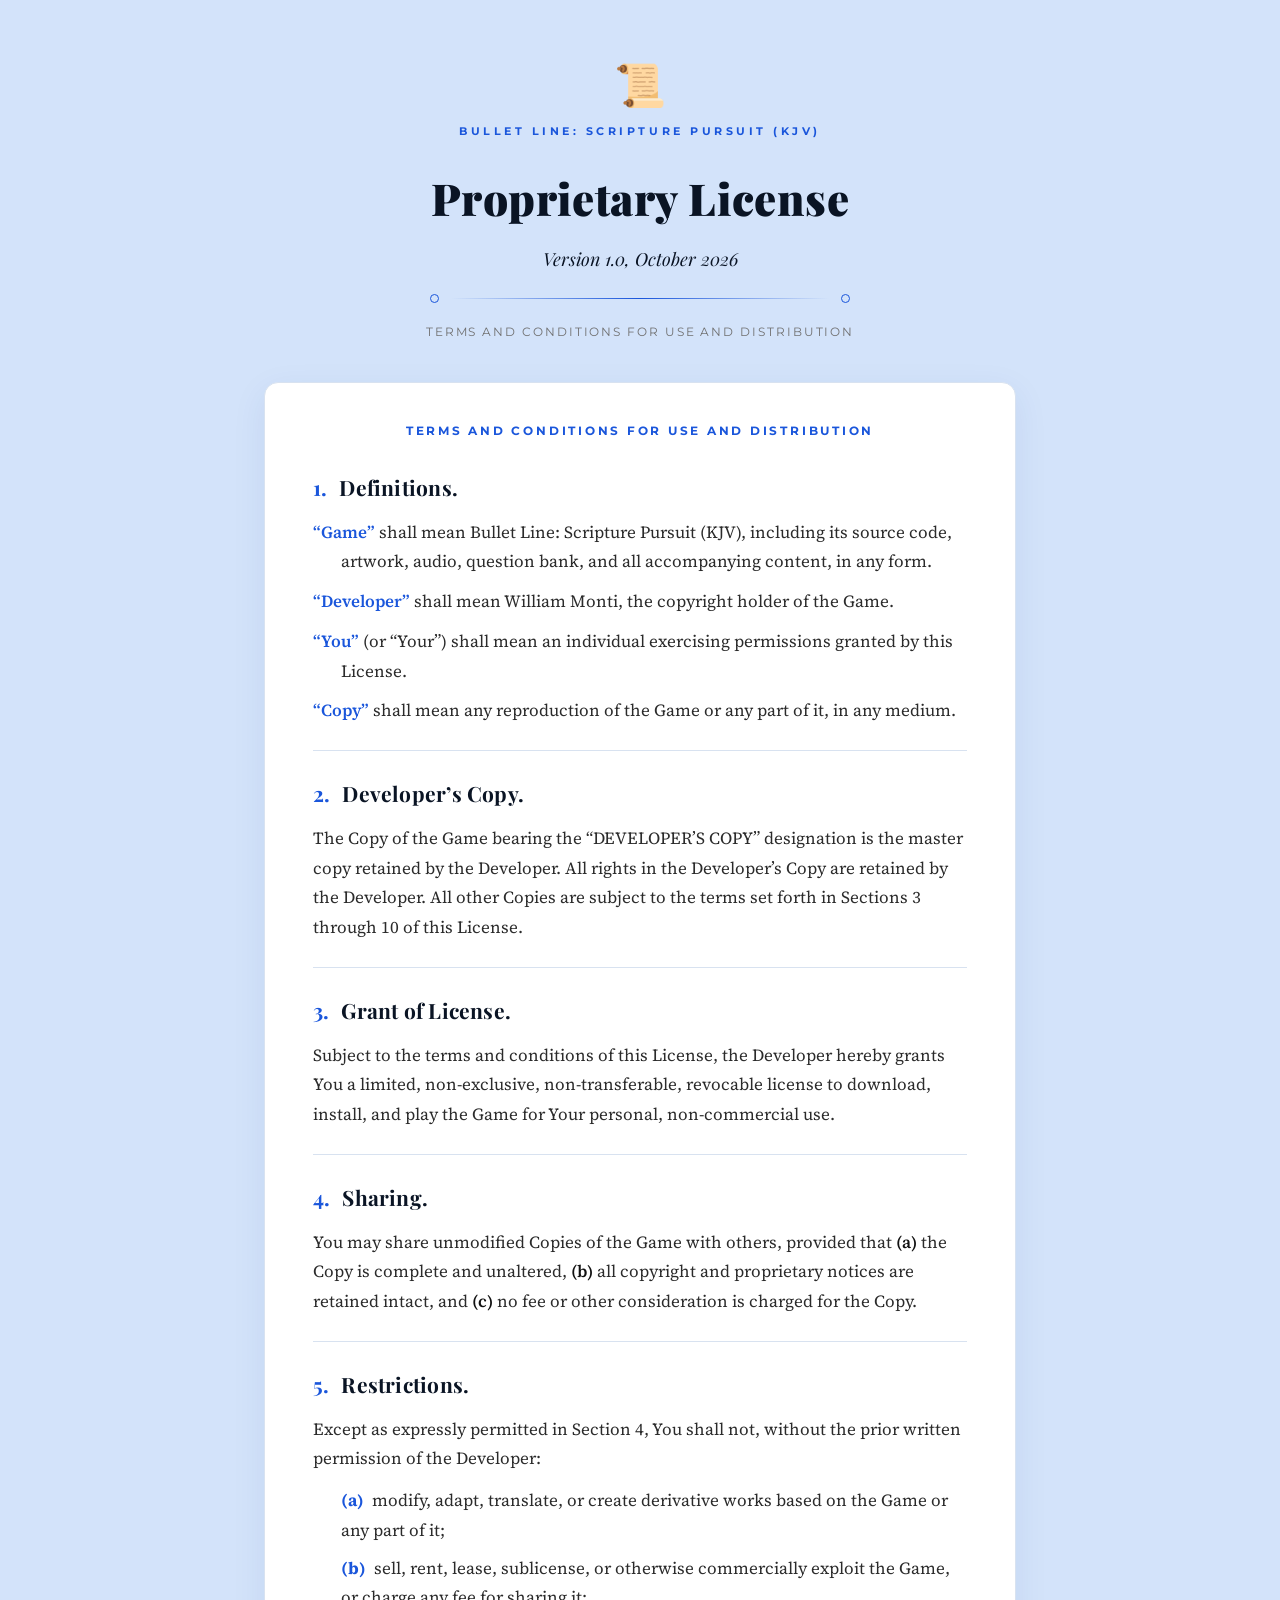
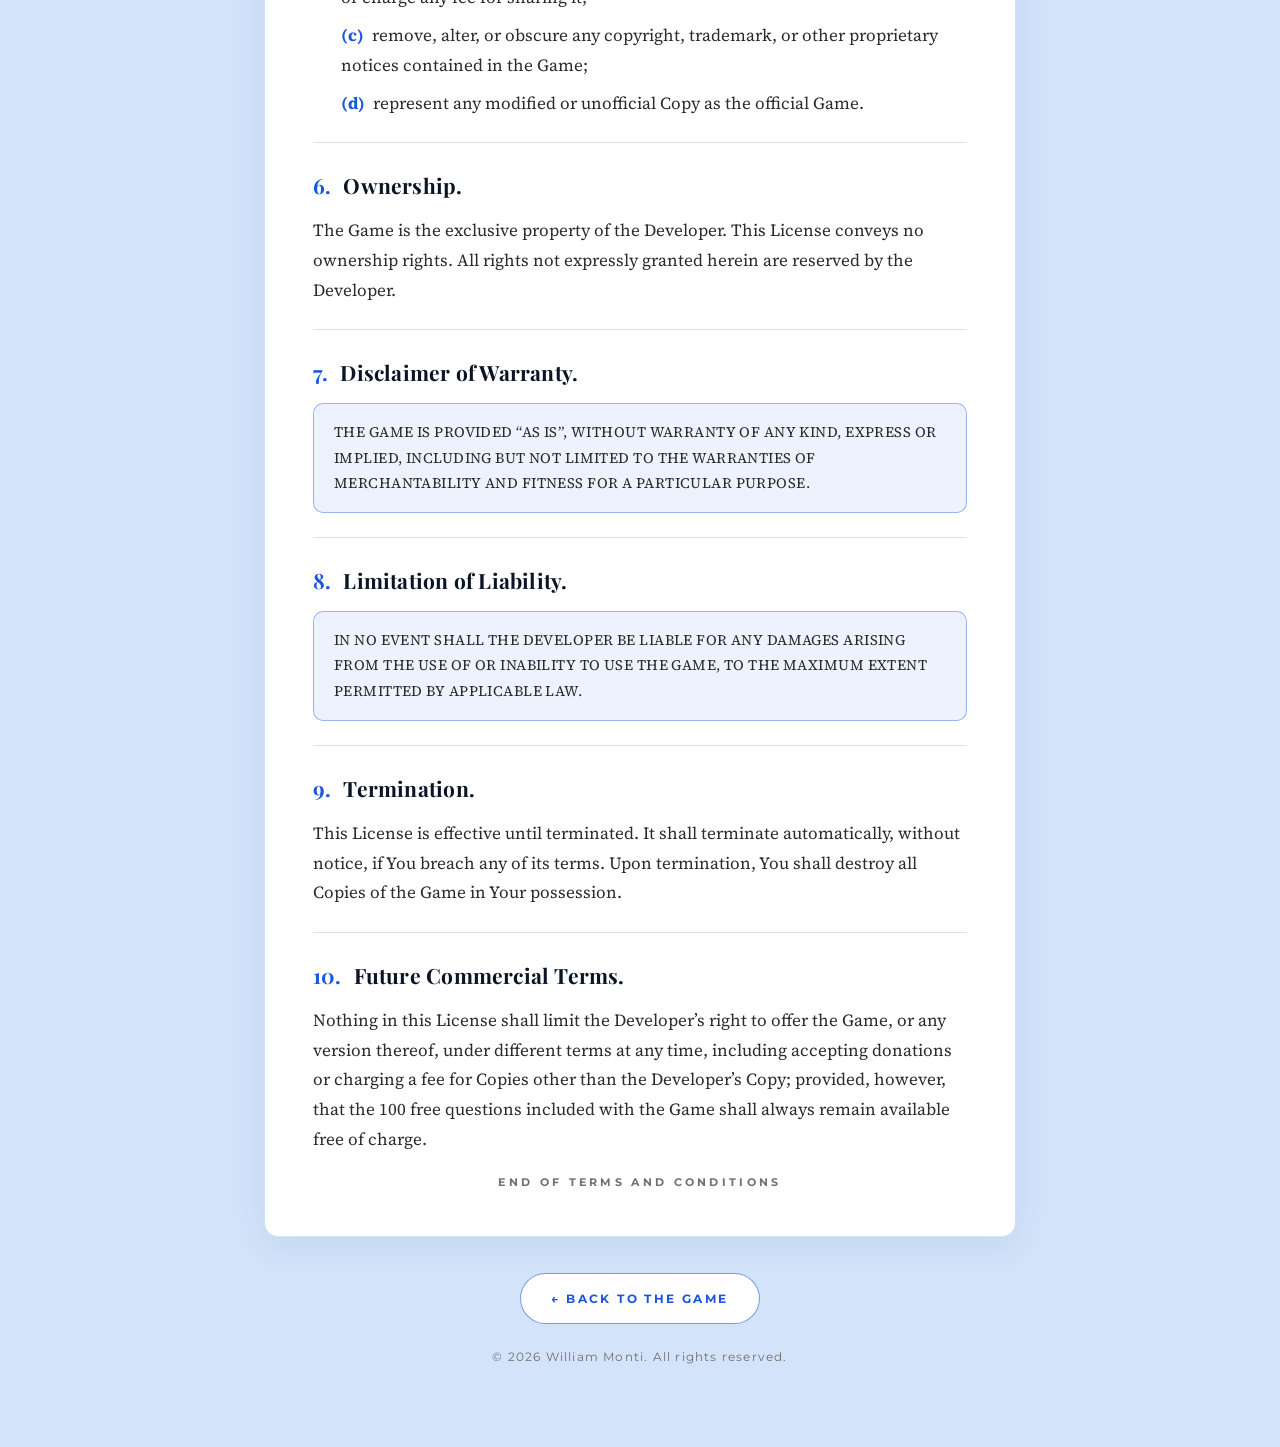
<file: license.html>
<!DOCTYPE html>
<html lang="en">
<head>
<meta charset="UTF-8">
<meta name="viewport" content="width=device-width, initial-scale=1.0">
<title>Proprietary License — Bullet Line: Scripture Pursuit (KJV)</title>
<link rel="preconnect" href="https://fonts.googleapis.com">
<link rel="preconnect" href="https://fonts.gstatic.com" crossorigin>
<link href="https://fonts.googleapis.com/css2?family=Montserrat:wght@400;500;600;700&family=Playfair+Display:ital,wght@0,600;0,700;0,900;1,600&family=Source+Serif+4:ital,opsz,wght@0,8..60,400;0,8..60,600;1,8..60,400&display=swap" rel="stylesheet">
<style>
  :root{
    --paper:#d3e3fa; --card:#ffffff; --ink:#2b2b2b; --muted:#707070;
    --blue:#1a56db; --navy:#0a1424; --line:#d8e2f0;
  }
  *{box-sizing:border-box;}
  body{
    margin:0; color:var(--ink);
    font-family:'Source Serif 4',Georgia,'Times New Roman',serif;
    font-size:17px; line-height:1.75;
    background:var(--paper);
    min-height:100vh;
  }
  .page{max-width:800px;margin:0 auto;padding:64px 24px 80px;}

  /* ---------- document header ---------- */
  header{text-align:center;margin-bottom:40px;}
  .doc-emoji{font-size:42px;margin-bottom:16px;line-height:1;}
  .kicker{
    font-family:'Montserrat',sans-serif;
    color:var(--blue);font-size:11px;font-weight:700;letter-spacing:.32em;
    text-transform:uppercase;margin-bottom:18px;
  }
  h1{
    font-family:'Playfair Display',Georgia,serif;font-weight:900;
    color:#0a1424;font-size:clamp(30px,5vw,44px);
    letter-spacing:.01em;margin:0 0 8px;
  }
  .version{
    font-family:'Playfair Display',Georgia,serif;font-style:italic;
    color:var(--navy);font-size:18px;margin-bottom:18px;
  }
  .rule{display:flex;align-items:center;justify-content:center;margin:0 auto 18px;max-width:420px;}
  .rule .dot{flex:0 0 auto;width:9px;height:9px;border-radius:9999px;border:1px solid var(--blue);background:transparent;}
  .rule .bar{flex:1 1 auto;height:1px;background:linear-gradient(90deg,transparent,var(--blue),transparent);margin:0 12px;}
  .meta{
    font-family:'Montserrat',sans-serif;
    color:var(--muted);font-size:12px;letter-spacing:.16em;text-transform:uppercase;
  }

  /* ---------- license card ---------- */
  .card{
    background:var(--card);
    border:1px solid var(--line);border-radius:14px;
    padding:16px 48px 36px;
    box-shadow:0 10px 34px rgba(20,60,140,.08);
  }
  .preamble{
    font-family:'Montserrat',sans-serif;
    text-align:center;color:var(--blue);
    font-size:11.5px;font-weight:700;letter-spacing:.24em;text-transform:uppercase;
    padding:22px 0 4px;
  }
  section{padding:24px 0;border-bottom:1px solid var(--line);}
  section:last-child{border-bottom:none;padding-bottom:8px;}
  h2{
    font-family:'Playfair Display',Georgia,serif;font-weight:700;
    color:#0a1424;font-size:21px;letter-spacing:.01em;
    margin:0 0 12px;
  }
  h2 .secnum{color:var(--blue);margin-right:12px;}
  p{margin:0 0 12px;}
  p:last-child{margin-bottom:0;}
  .def{margin:0 0 10px;padding-left:28px;text-indent:-28px;}
  .def:last-child{margin-bottom:0;}
  .def .term{color:var(--blue);font-weight:600;}
  .clause{margin:0 0 8px;padding-left:28px;}
  .clause:last-child{margin-bottom:0;}
  .clause .lbl{color:var(--blue);font-weight:700;margin-right:8px;}
  strong{font-weight:600;color:#111;}
  .caps{
    border:1px solid rgba(26,86,219,.4);border-radius:10px;
    padding:16px 20px;background:#edf3fe;
    font-size:14.5px;letter-spacing:.03em;
  }
  .endmark{
    font-family:'Montserrat',sans-serif;
    text-align:center;color:var(--muted);font-size:11px;font-weight:700;
    letter-spacing:.3em;text-transform:uppercase;padding-top:6px;
  }

  /* ---------- footer ---------- */
  footer{text-align:center;margin-top:36px;}
  .back{
    font-family:'Montserrat',sans-serif;
    display:inline-block;font-size:12px;font-weight:700;
    letter-spacing:.2em;text-transform:uppercase;text-decoration:none;
    border:1px solid rgba(26,86,219,.6);border-radius:9999px;padding:14px 30px;
    color:var(--blue);background:#fff;
    transition:border-color .2s, background .2s;
  }
  .back:hover{border-color:var(--blue);background:#edf3fe;}
  .copy{
    font-family:'Montserrat',sans-serif;
    margin-top:22px;color:var(--muted);font-size:12px;letter-spacing:.1em;
  }
  @media (max-width:640px){
    .page{padding:44px 16px 60px;}
    .card{padding:10px 24px 28px;}
    h2{font-size:19px;}
    body{font-size:16px;}
  }

  @media print{
    body{background:#fff;}
    .page{max-width:none;padding:0;}
    .card{box-shadow:none;}
    .back{display:none;}
  }
</style>
  <!-- Google tag (gtag.js) -->
  <script async src="https://www.googletagmanager.com/gtag/js?id=G-0NYTRH8V3D"></script>
  <script>
    window.dataLayer = window.dataLayer || [];
    function gtag(){dataLayer.push(arguments);}
    gtag('js', new Date());
    gtag('config', 'G-0NYTRH8V3D');
  </script>
</head>
<body>
  <div class="page">
    <header>
      <div class="doc-emoji">&#128220;</div>
      <div class="kicker">Bullet Line: Scripture Pursuit (KJV)</div>
      <h1>Proprietary License</h1>
      <div class="version">Version 1.0, October 2026</div>
      <div class="rule" aria-hidden="true">
        <span class="dot"></span><span class="bar"></span><span class="dot"></span>
      </div>
      <div class="meta">Terms and Conditions for Use and Distribution</div>
    </header>

    <main class="card">
      <div class="preamble">Terms and Conditions for Use and Distribution</div>

      <section id="s1">
        <h2><span class="secnum">1.</span>Definitions.</h2>
        <p class="def"><span class="term">&ldquo;Game&rdquo;</span> shall mean Bullet Line: Scripture Pursuit (KJV), including its source code, artwork, audio, question bank, and all accompanying content, in any form.</p>
        <p class="def"><span class="term">&ldquo;Developer&rdquo;</span> shall mean William Monti, the copyright holder of the Game.</p>
        <p class="def"><span class="term">&ldquo;You&rdquo;</span> (or &ldquo;Your&rdquo;) shall mean an individual exercising permissions granted by this License.</p>
        <p class="def"><span class="term">&ldquo;Copy&rdquo;</span> shall mean any reproduction of the Game or any part of it, in any medium.</p>
      </section>

      <section id="s2">
        <h2><span class="secnum">2.</span>Developer&rsquo;s Copy.</h2>
        <p>The Copy of the Game bearing the &ldquo;DEVELOPER&rsquo;S COPY&rdquo; designation is the master copy retained by the Developer. All rights in the Developer&rsquo;s Copy are retained by the Developer. All other Copies are subject to the terms set forth in Sections 3 through 10 of this License.</p>
      </section>

      <section id="s3">
        <h2><span class="secnum">3.</span>Grant of License.</h2>
        <p>Subject to the terms and conditions of this License, the Developer hereby grants You a limited, non-exclusive, non-transferable, revocable license to download, install, and play the Game for Your personal, non-commercial use.</p>
      </section>

      <section id="s4">
        <h2><span class="secnum">4.</span>Sharing.</h2>
        <p>You may share unmodified Copies of the Game with others, provided that <strong>(a)</strong> the Copy is complete and unaltered, <strong>(b)</strong> all copyright and proprietary notices are retained intact, and <strong>(c)</strong> no fee or other consideration is charged for the Copy.</p>
      </section>

      <section id="s5">
        <h2><span class="secnum">5.</span>Restrictions.</h2>
        <p>Except as expressly permitted in Section 4, You shall not, without the prior written permission of the Developer:</p>
        <p class="clause"><span class="lbl">(a)</span>modify, adapt, translate, or create derivative works based on the Game or any part of it;</p>
        <p class="clause"><span class="lbl">(b)</span>sell, rent, lease, sublicense, or otherwise commercially exploit the Game, or charge any fee for sharing it;</p>
        <p class="clause"><span class="lbl">(c)</span>remove, alter, or obscure any copyright, trademark, or other proprietary notices contained in the Game;</p>
        <p class="clause"><span class="lbl">(d)</span>represent any modified or unofficial Copy as the official Game.</p>
      </section>

      <section id="s6">
        <h2><span class="secnum">6.</span>Ownership.</h2>
        <p>The Game is the exclusive property of the Developer. This License conveys no ownership rights. All rights not expressly granted herein are reserved by the Developer.</p>
      </section>

      <section id="s7">
        <h2><span class="secnum">7.</span>Disclaimer of Warranty.</h2>
        <p class="caps">THE GAME IS PROVIDED &ldquo;AS IS&rdquo;, WITHOUT WARRANTY OF ANY KIND, EXPRESS OR IMPLIED, INCLUDING BUT NOT LIMITED TO THE WARRANTIES OF MERCHANTABILITY AND FITNESS FOR A PARTICULAR PURPOSE.</p>
      </section>

      <section id="s8">
        <h2><span class="secnum">8.</span>Limitation of Liability.</h2>
        <p class="caps">IN NO EVENT SHALL THE DEVELOPER BE LIABLE FOR ANY DAMAGES ARISING FROM THE USE OF OR INABILITY TO USE THE GAME, TO THE MAXIMUM EXTENT PERMITTED BY APPLICABLE LAW.</p>
      </section>

      <section id="s9">
        <h2><span class="secnum">9.</span>Termination.</h2>
        <p>This License is effective until terminated. It shall terminate automatically, without notice, if You breach any of its terms. Upon termination, You shall destroy all Copies of the Game in Your possession.</p>
      </section>
      <section id="s10">
        <h2><span class="secnum">10.</span>Future Commercial Terms.</h2>
        <p>Nothing in this License shall limit the Developer&rsquo;s right to offer the Game, or any version thereof, under different terms at any time, including accepting donations or charging a fee for Copies other than the Developer&rsquo;s Copy; provided, however, that the 100 free questions included with the Game shall always remain available free of charge.</p>
        <p class="endmark">End of Terms and Conditions</p>
      </section>
    </main>

    <footer>
      <a class="back" href="index.html" onclick="window.close();setTimeout(function(){window.location.href='index.html';},300);return false;">&larr; Back to the Game</a>
      <p class="copy">&copy; 2026 William Monti. All rights reserved.</p>
    </footer>
  </div>
</body>
</html>
</file>
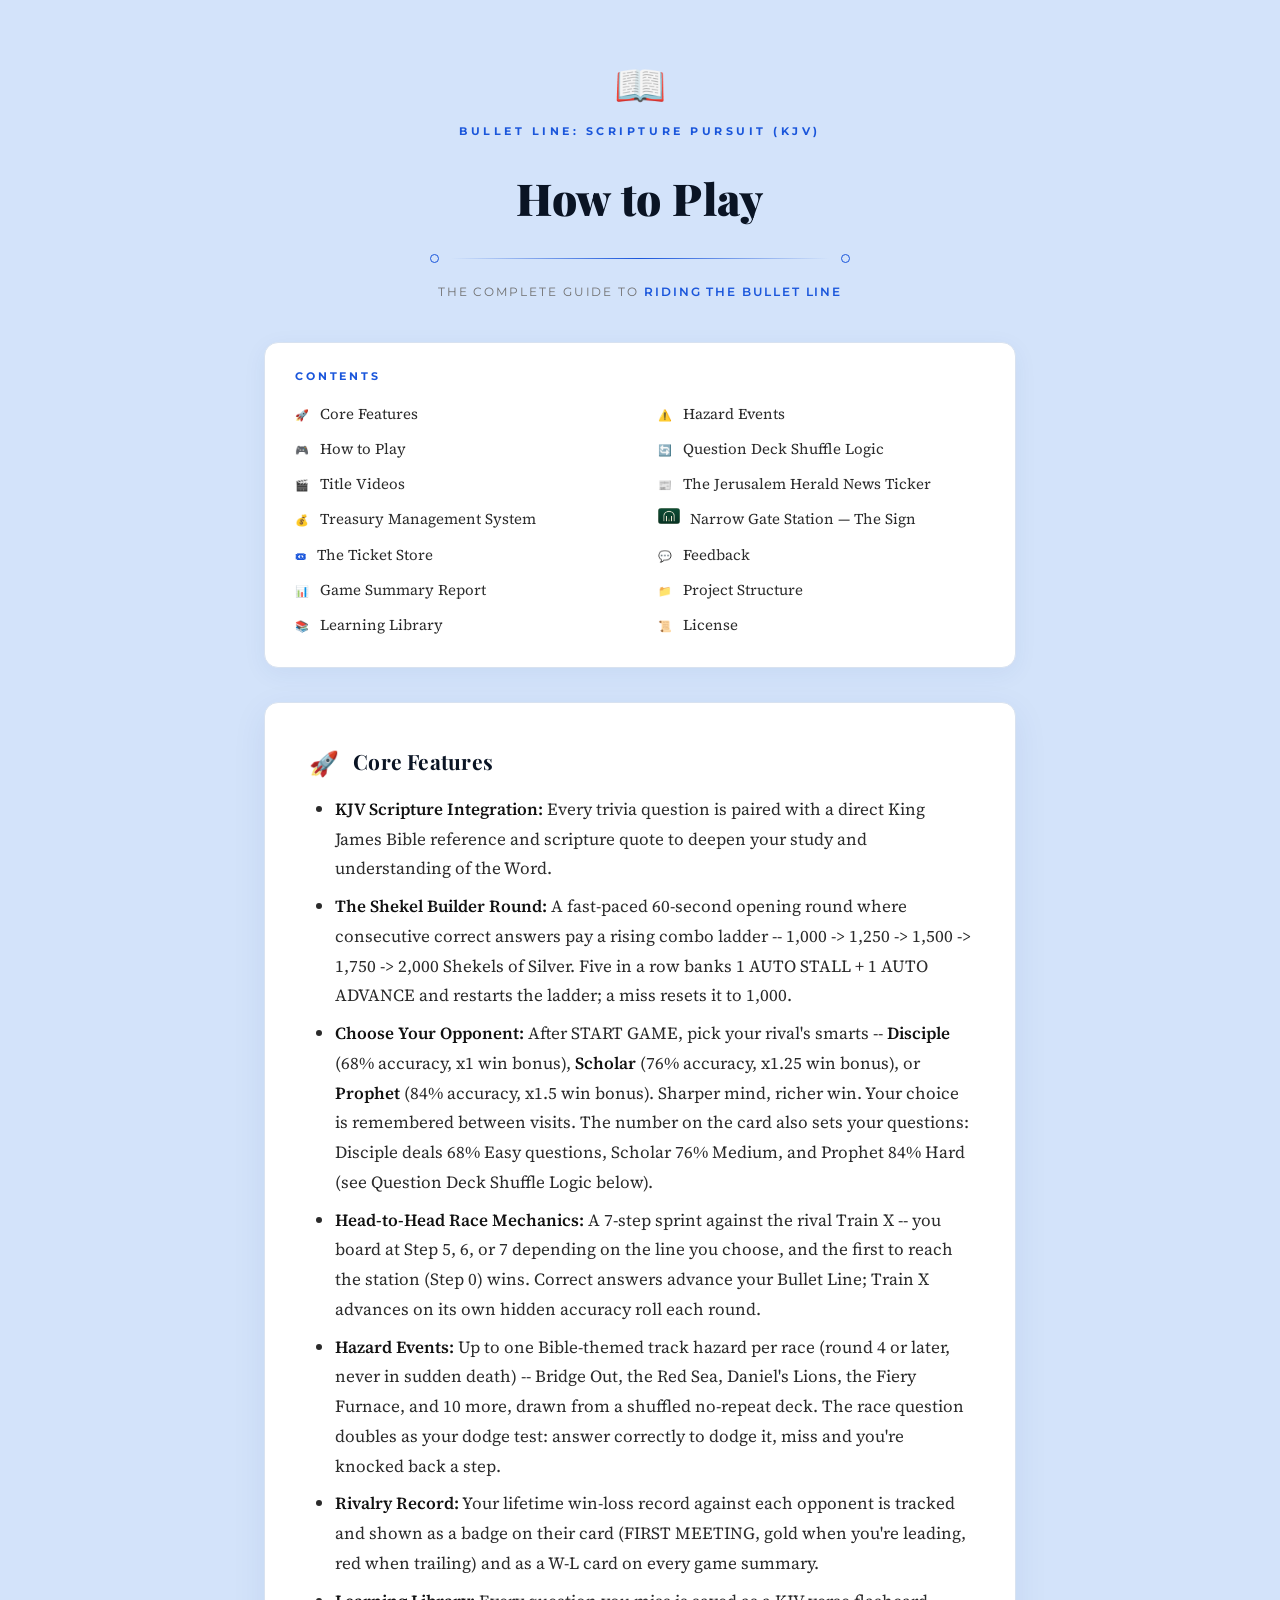
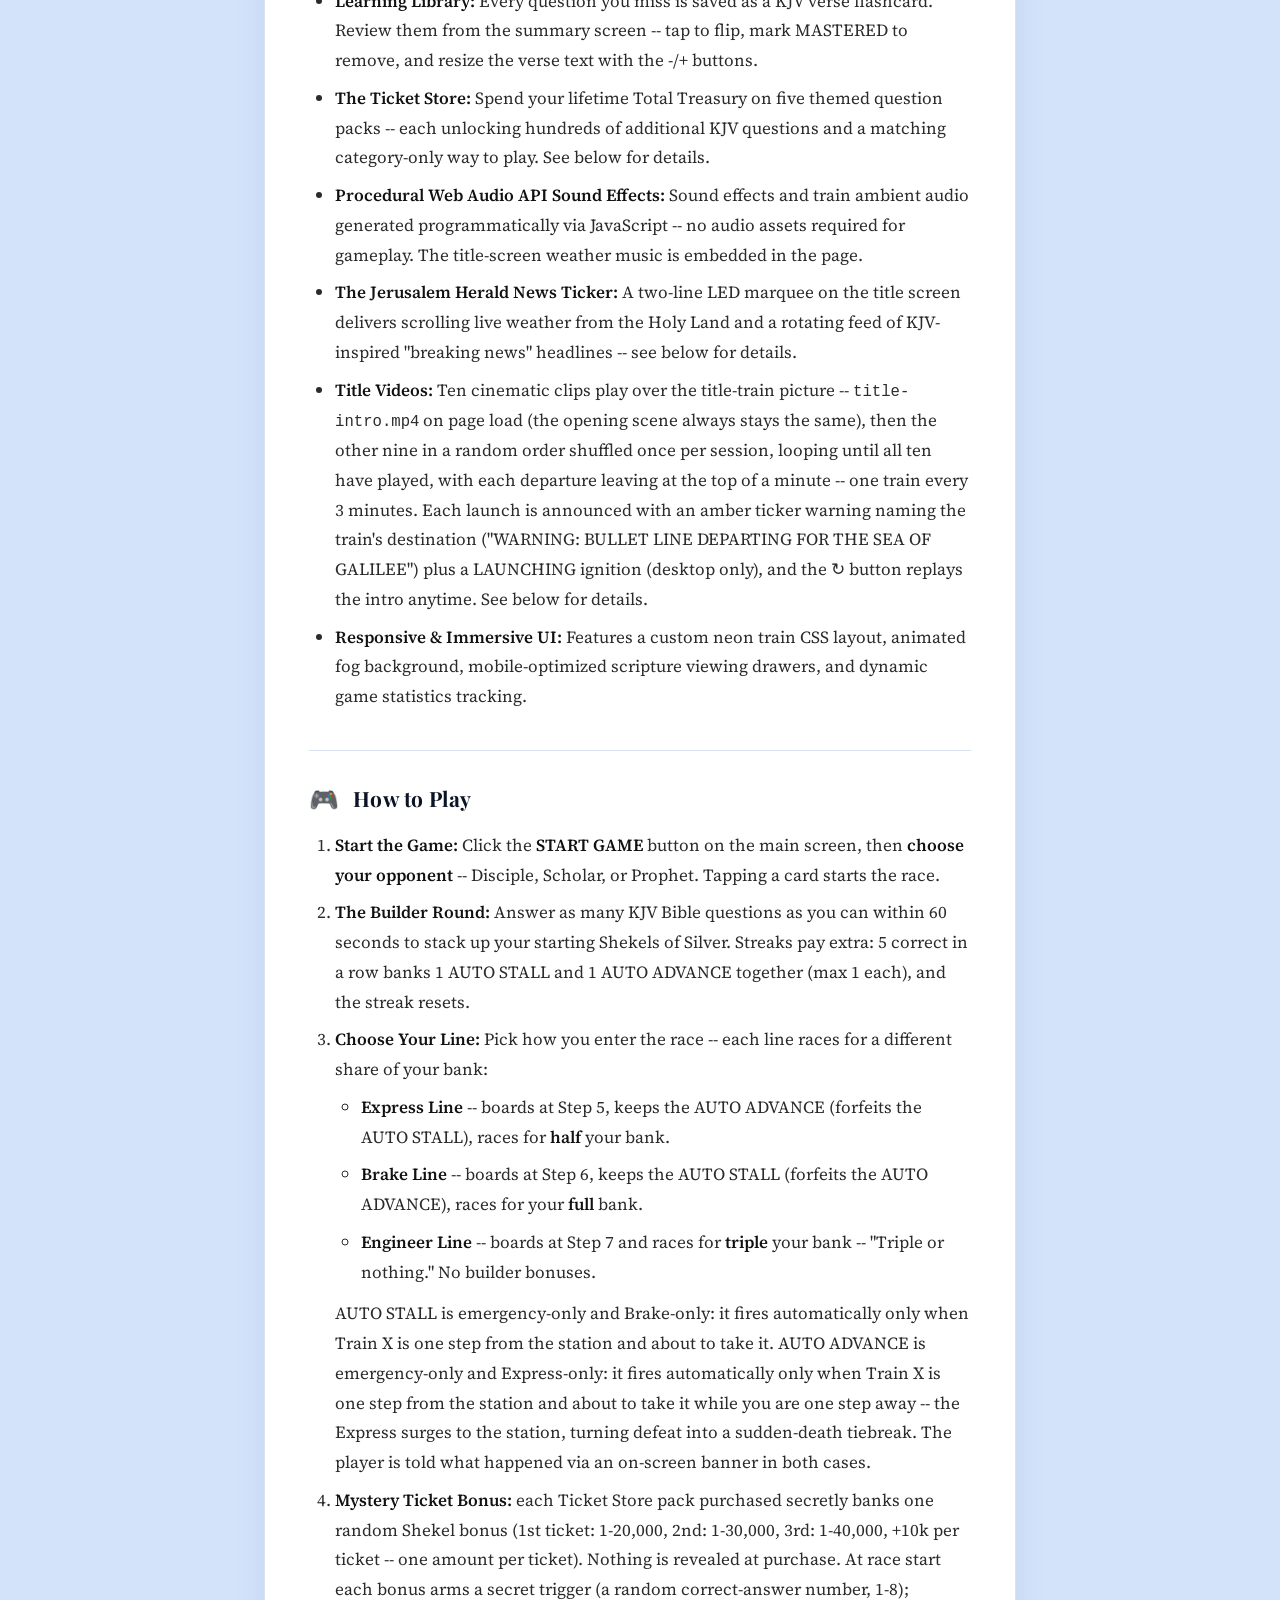
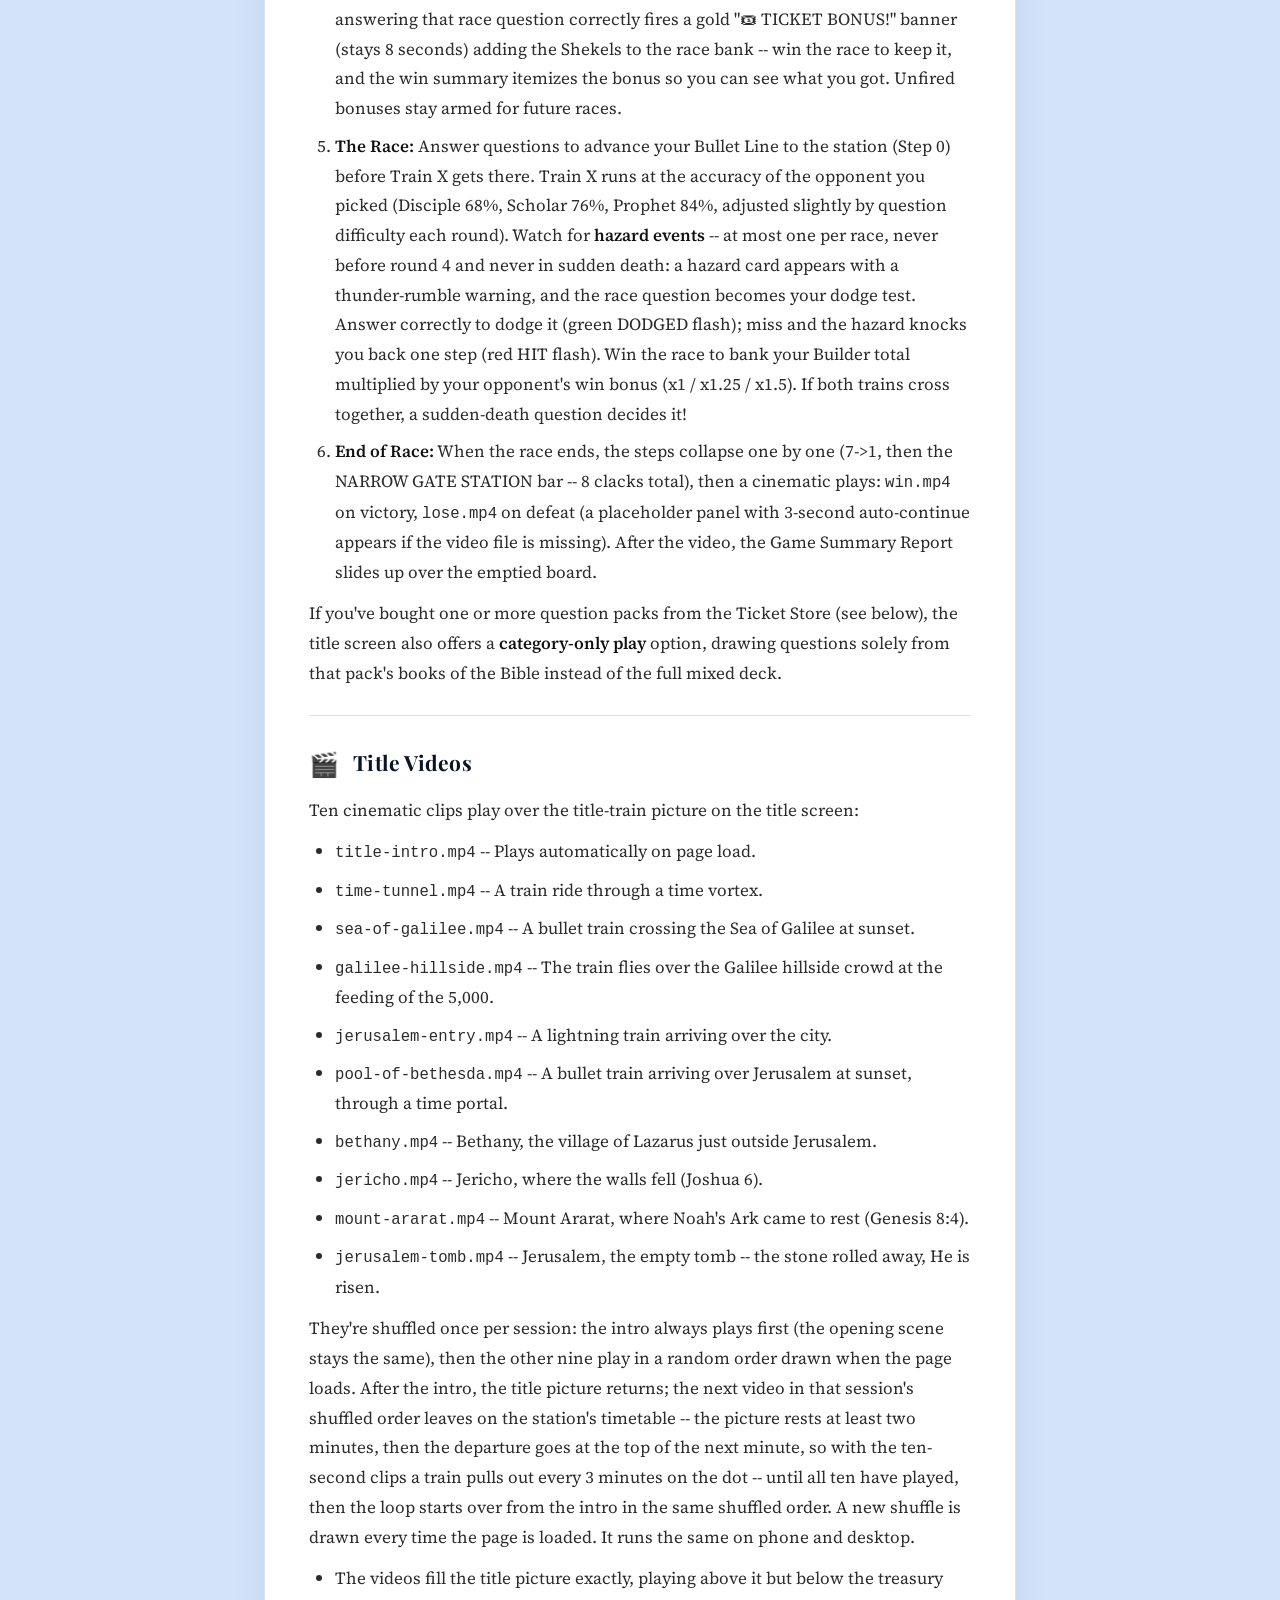
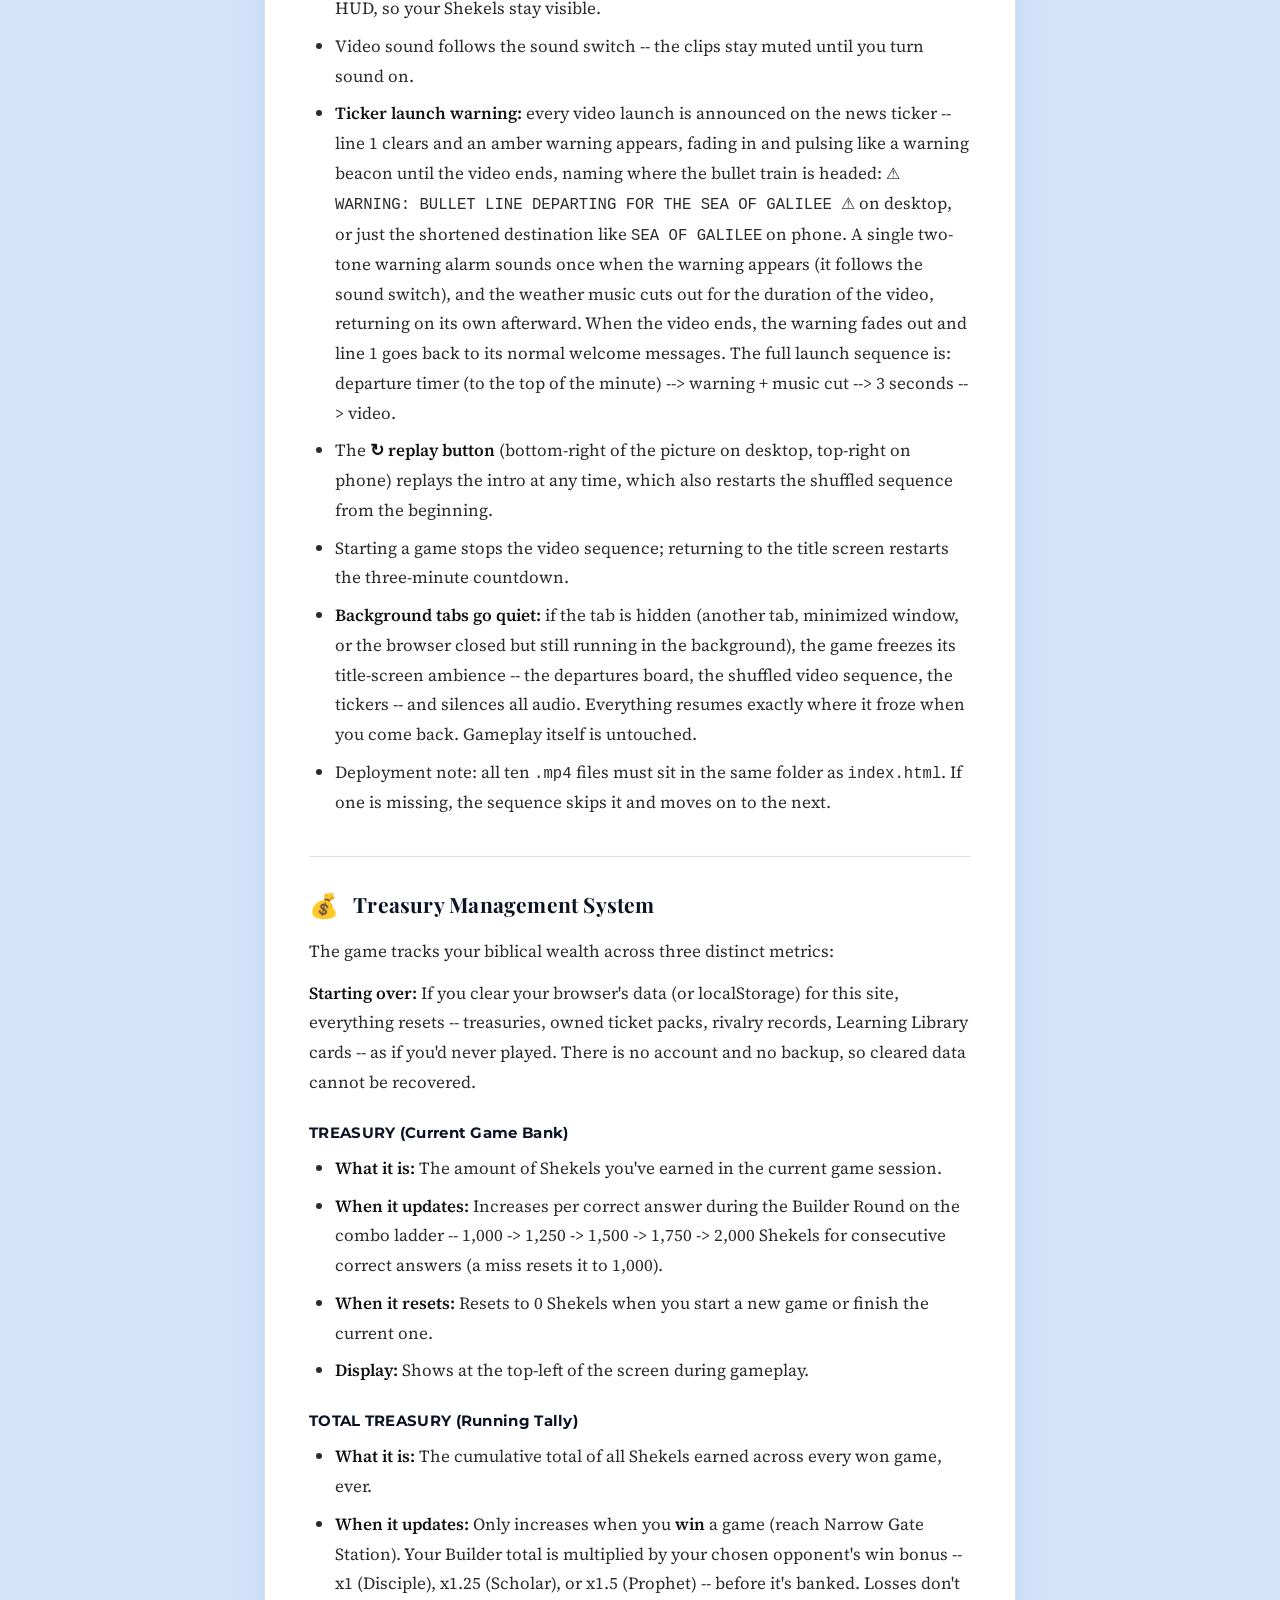
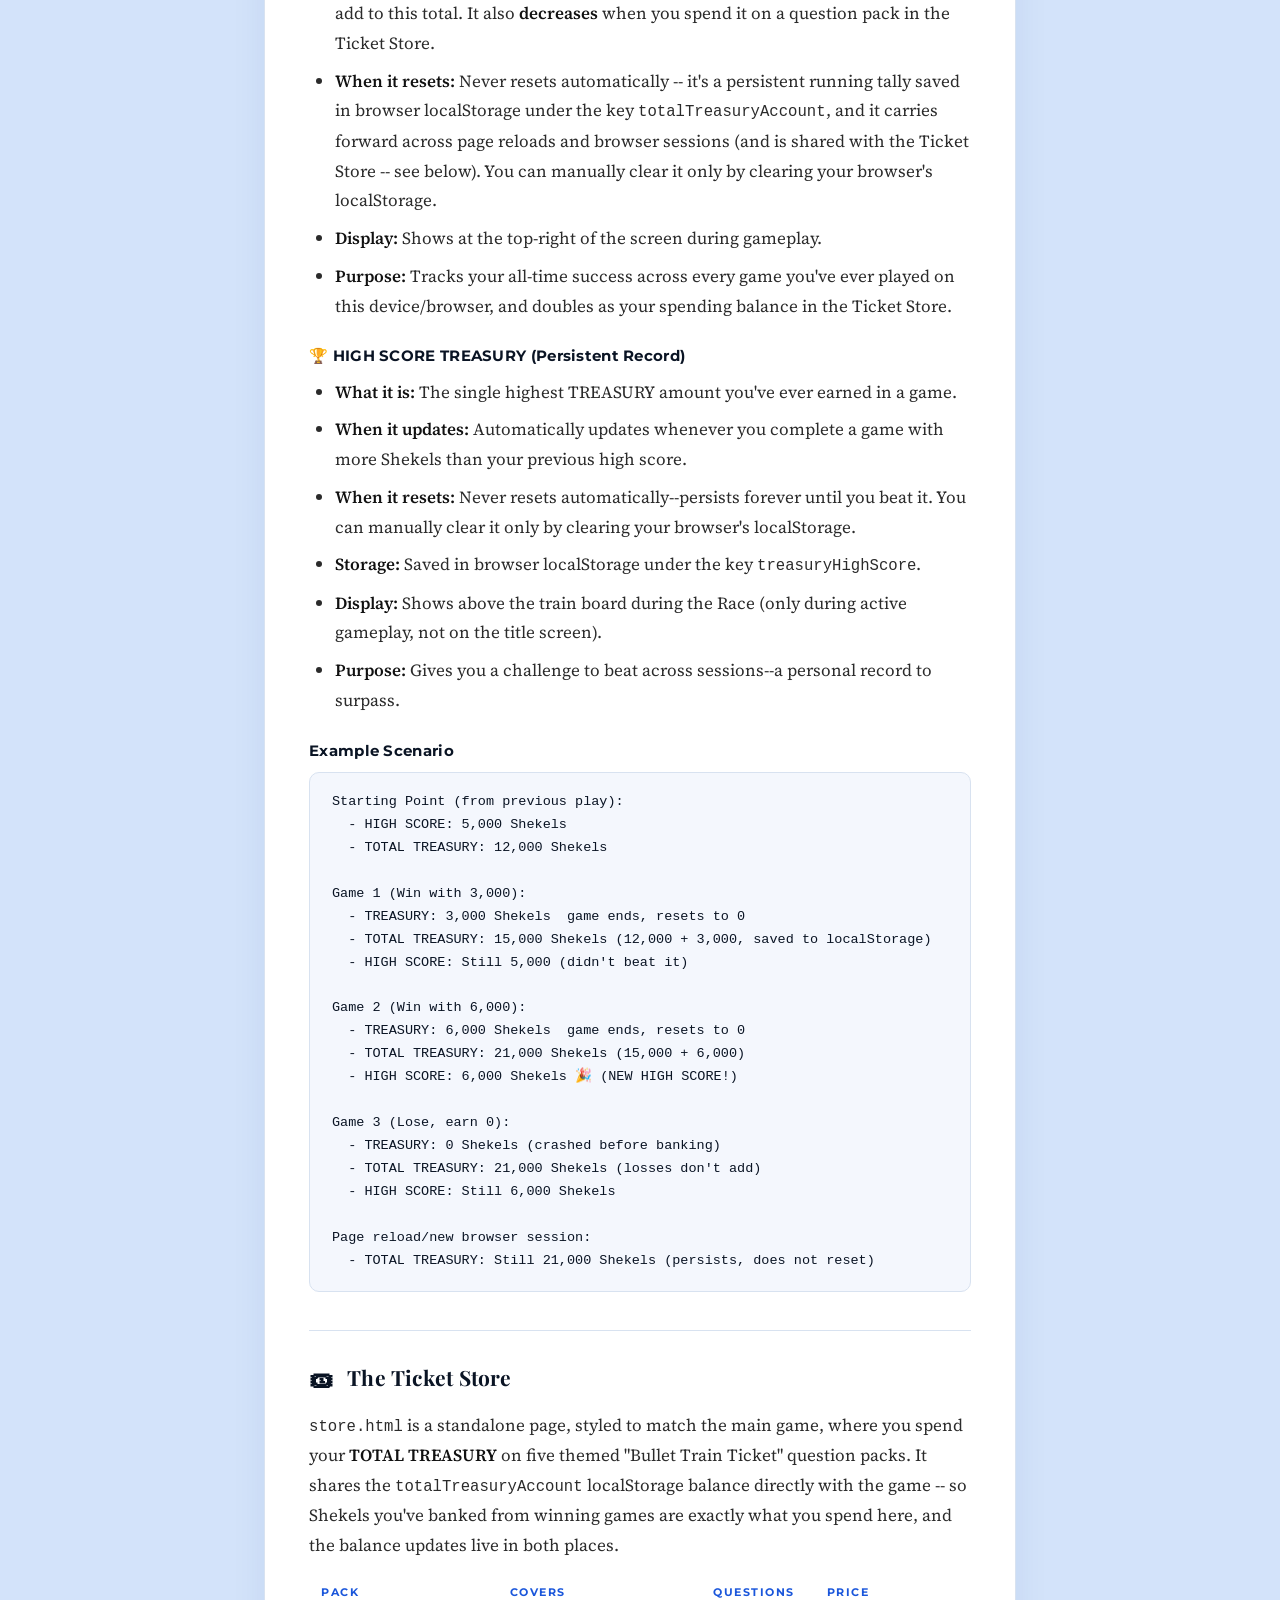
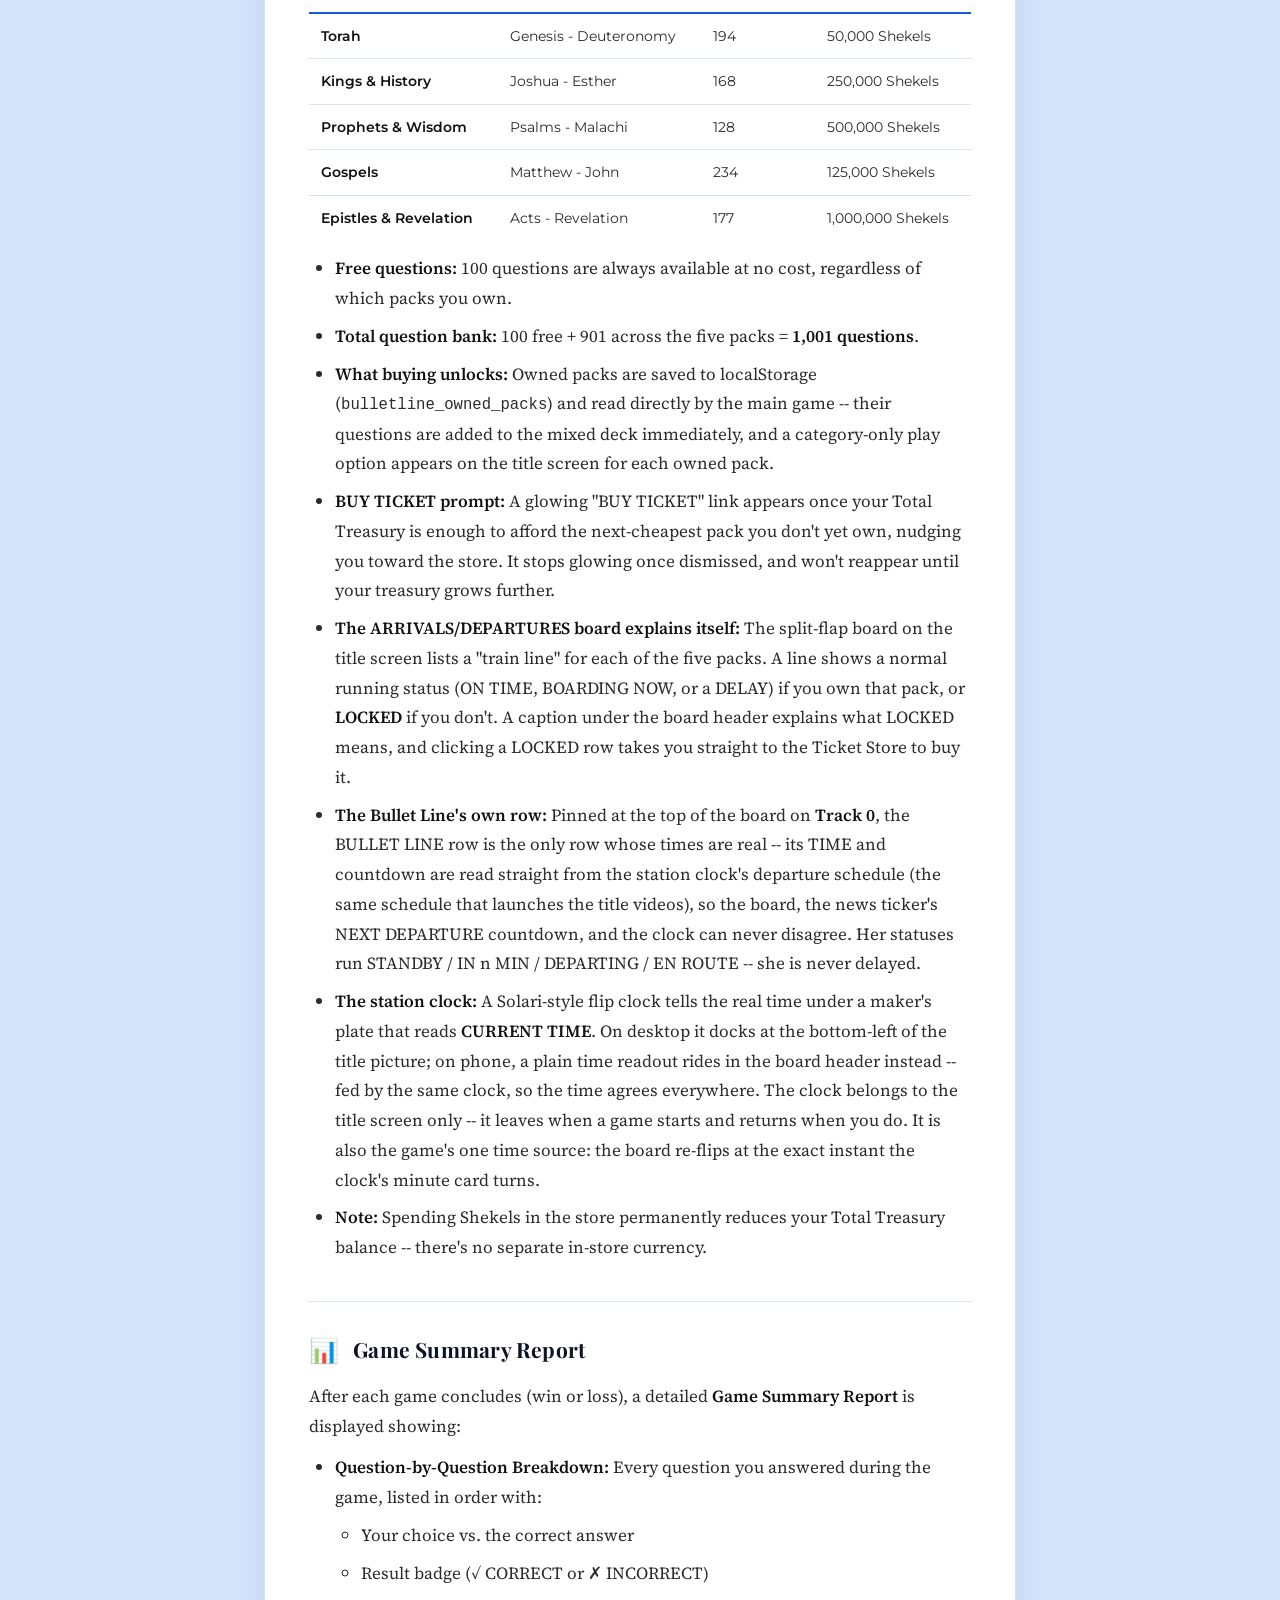
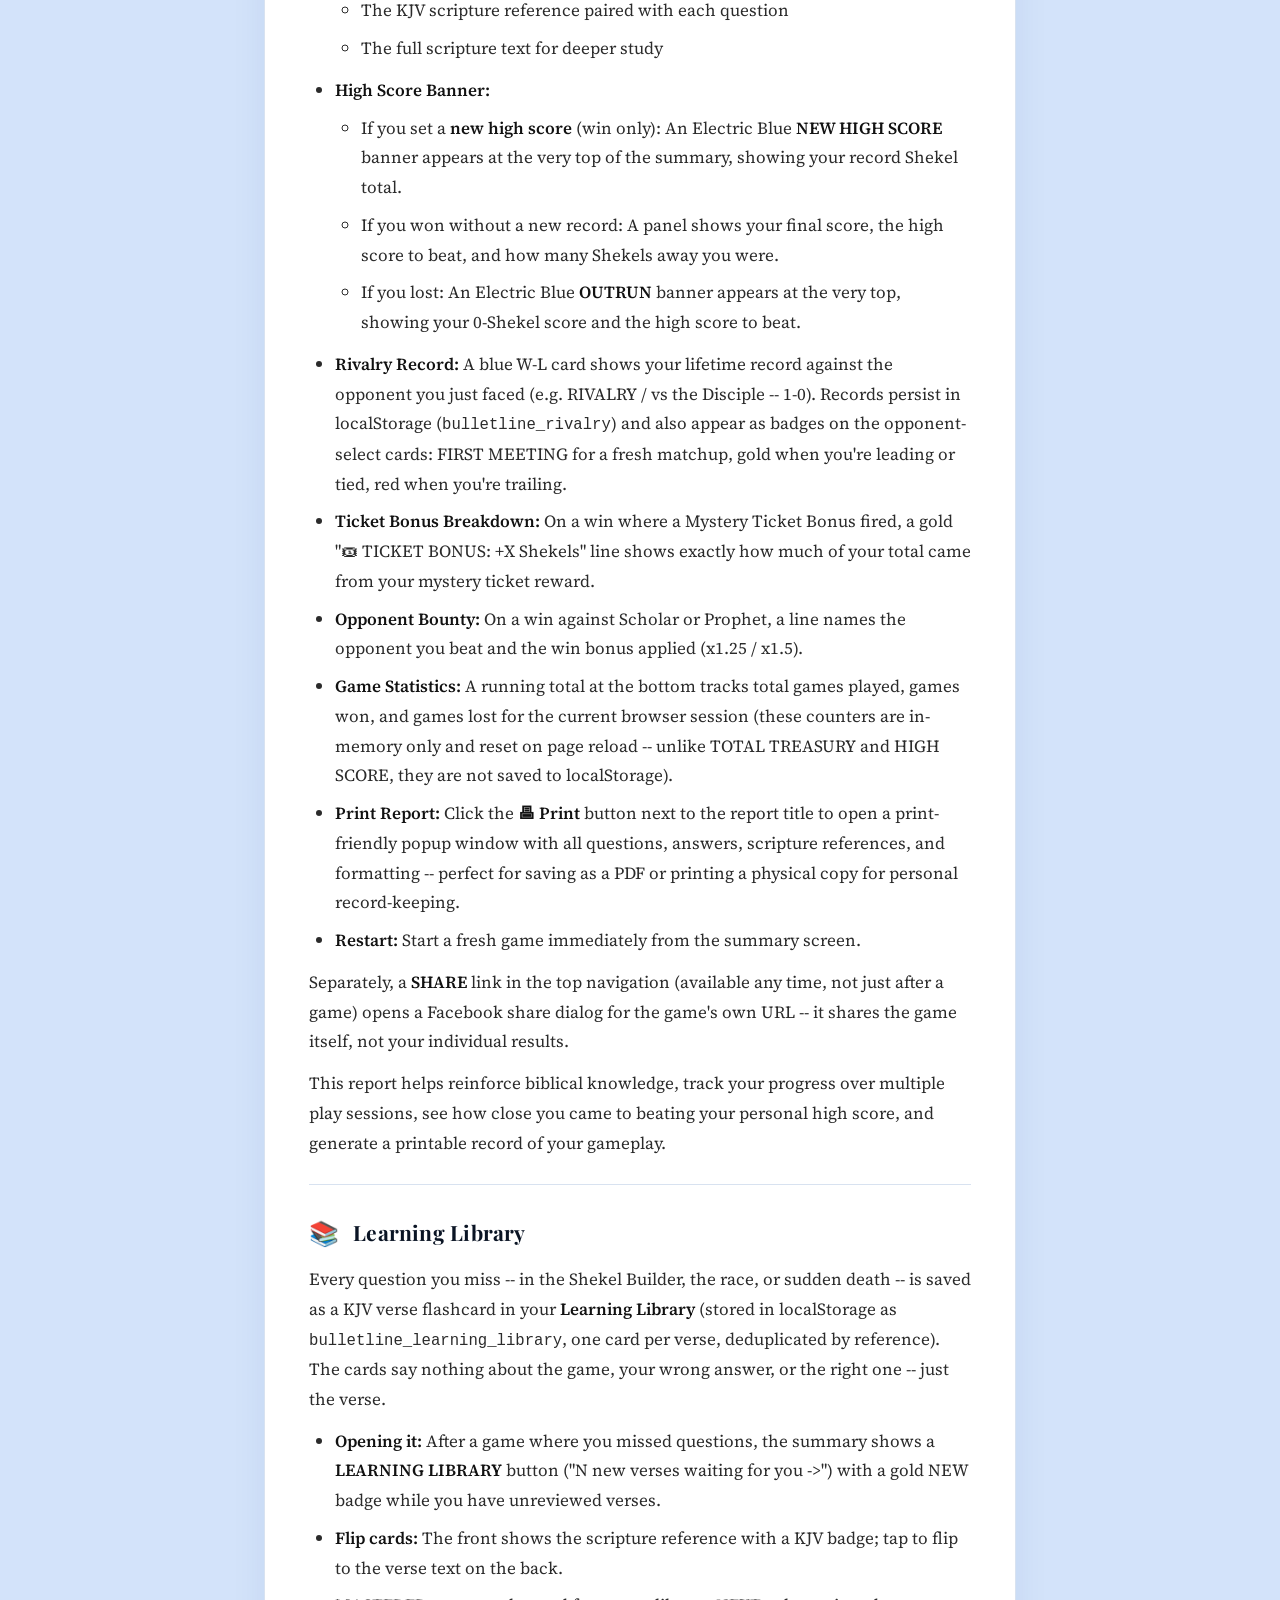
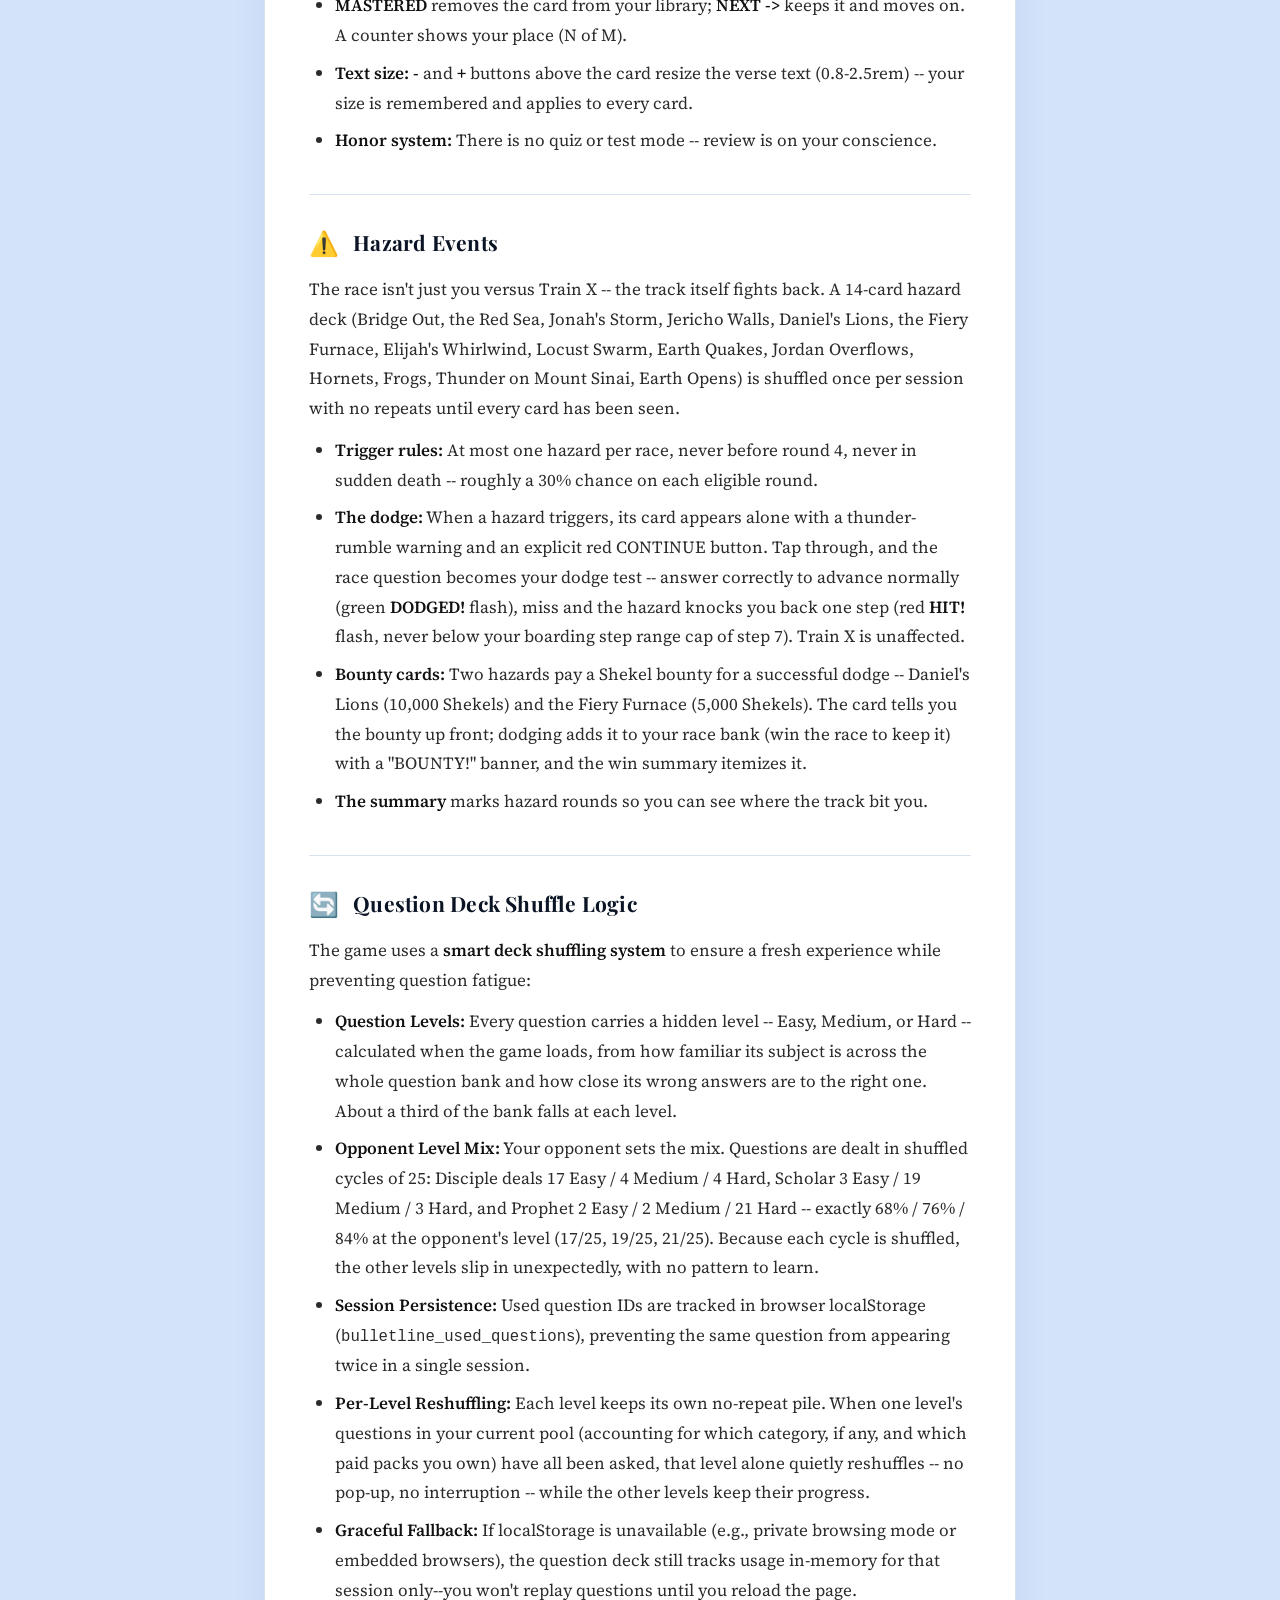
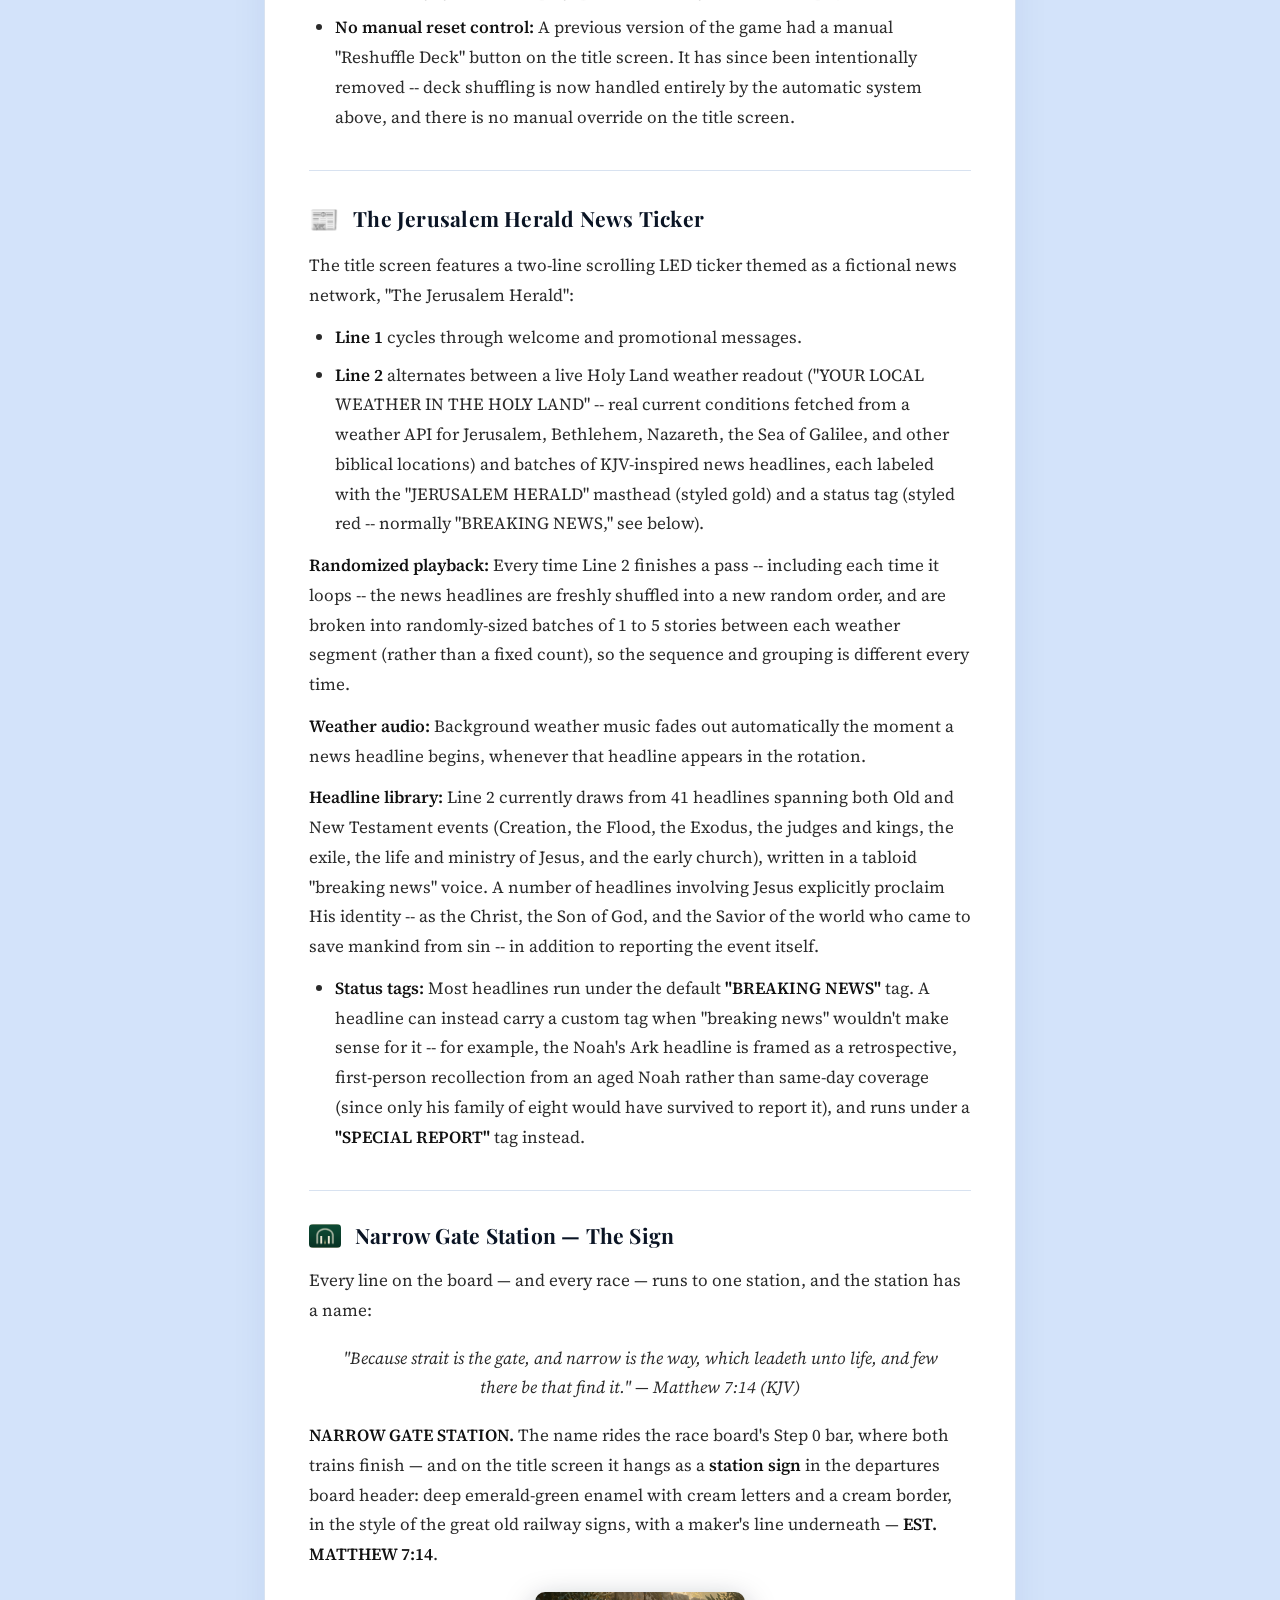
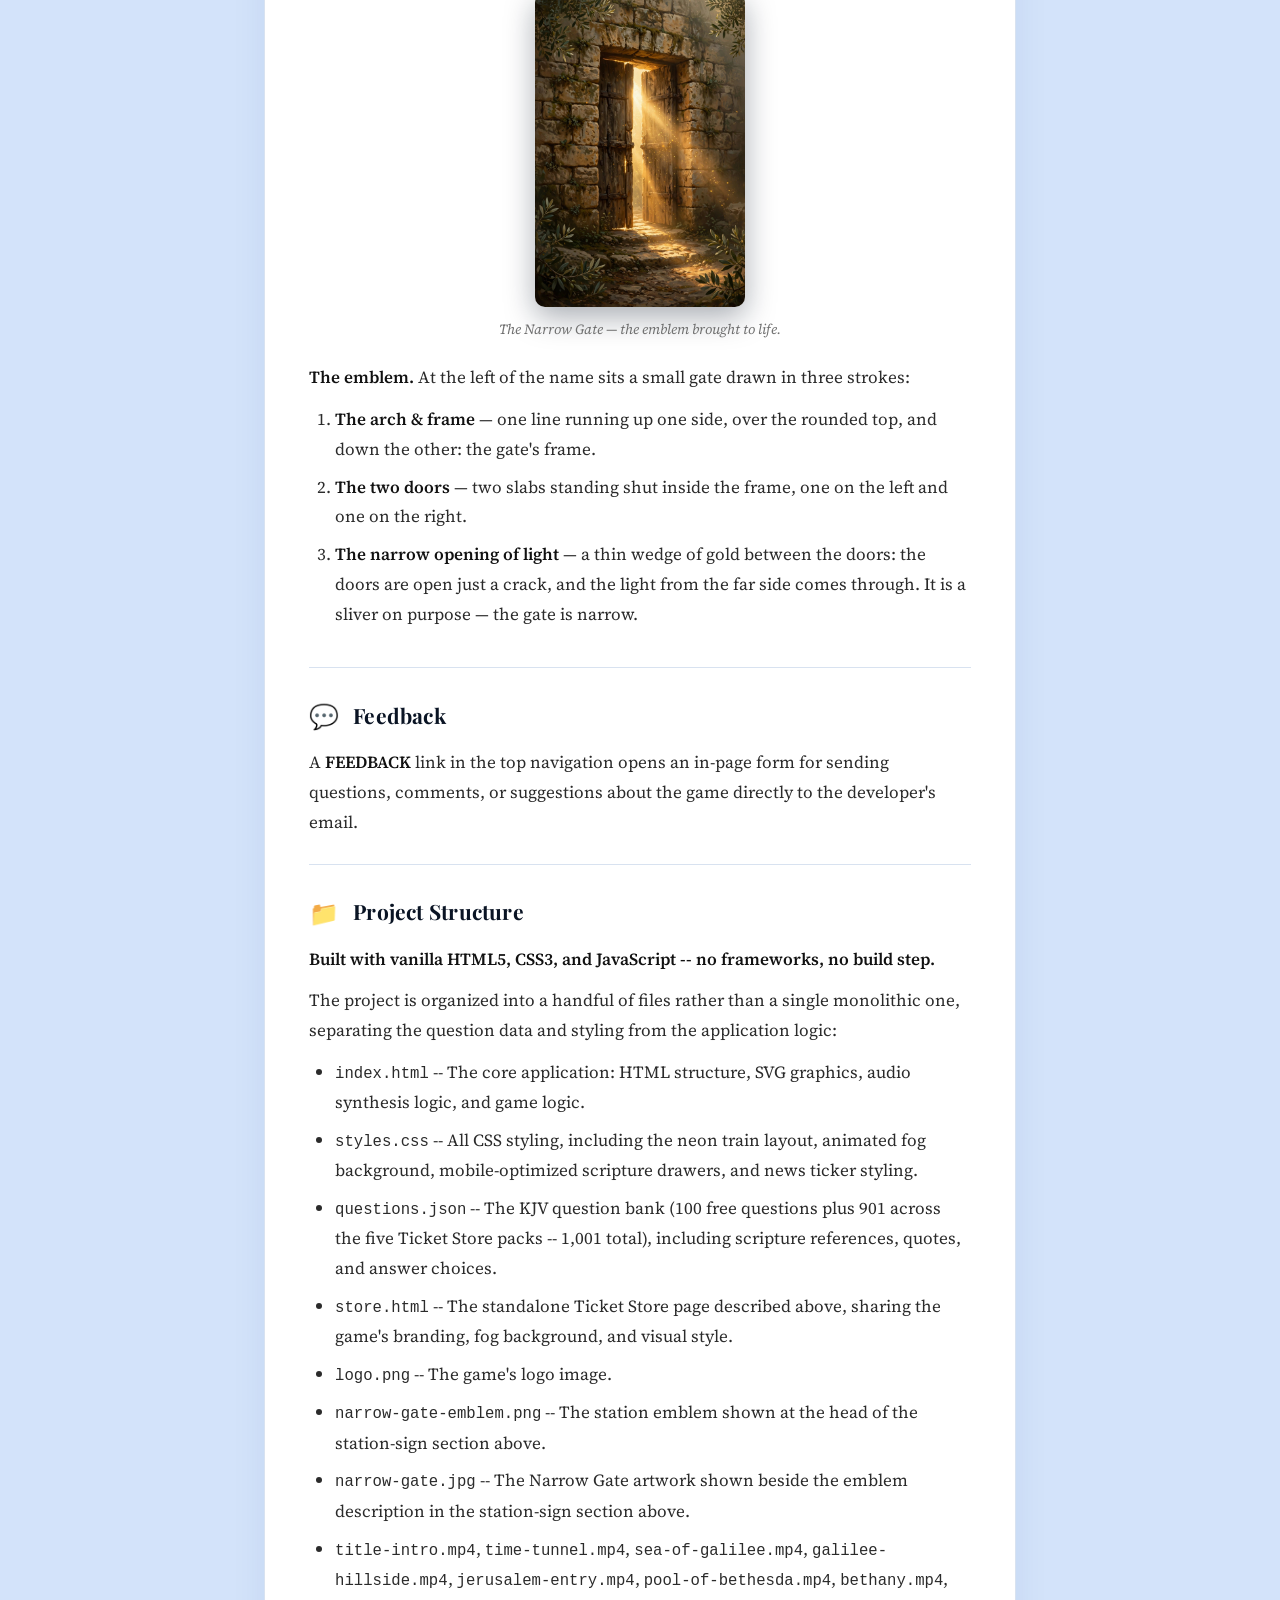
<file: readme.html>
<!DOCTYPE html>
<html lang="en">
<head>
<meta charset="UTF-8">
<meta name="viewport" content="width=device-width, initial-scale=1.0">
<title>How to Play — Bullet Line: Scripture Pursuit (KJV)</title>
<link rel="preconnect" href="https://fonts.googleapis.com">
<link rel="preconnect" href="https://fonts.gstatic.com" crossorigin>
<link href="https://fonts.googleapis.com/css2?family=Montserrat:wght@400;500;600;700&family=Playfair+Display:ital,wght@0,600;0,700;0,900;1,600&family=Source+Serif+4:ital,opsz,wght@0,8..60,400;0,8..60,600;1,8..60,400&display=swap" rel="stylesheet">
<style>
  :root{
    --paper:#d3e3fa; --card:#ffffff; --ink:#2b2b2b; --muted:#707070;
    --blue:#1a56db; --navy:#0a1424; --line:#d8e2f0;
  }
  *{box-sizing:border-box;}
  html{scroll-behavior:smooth;}
  body{
    margin:0; color:var(--ink);
    font-family:'Source Serif 4',Georgia,'Times New Roman',serif;
    font-size:17px; line-height:1.75;
    background:var(--paper);
    min-height:100vh;
  }
  .page{max-width:800px;margin:0 auto;padding:64px 24px 80px;}
  /* The Narrow Gate artwork in the station-sign section. */
  .gate-art{margin:22px auto;text-align:center;}
  .gate-art img{max-width:420px;width:100%;height:auto;border-radius:10px;
    box-shadow:0 10px 30px rgba(10,20,36,.35);display:block;margin:0 auto;}
  .gate-art figcaption{font-size:14px;color:var(--muted);font-style:italic;margin-top:10px;}
  .gate-art.small img{max-width:210px;}
  .verse-quote{font-style:italic;text-align:center;margin:18px 24px;}

  /* ---------- document header ---------- */
  header{text-align:center;margin-bottom:40px;}
  .doc-emoji{font-size:42px;margin-bottom:16px;line-height:1;}
  .kicker{
    font-family:'Montserrat',sans-serif;
    color:var(--blue);font-size:11px;font-weight:700;letter-spacing:.32em;
    text-transform:uppercase;margin-bottom:18px;
  }
  h1{
    font-family:'Playfair Display',Georgia,serif;font-weight:900;
    color:#0a1424;font-size:clamp(30px,5vw,44px);
    letter-spacing:.01em;margin:0 0 18px;
  }
  .rule{display:flex;align-items:center;justify-content:center;margin:0 auto 18px;max-width:420px;}
  .rule .dot{flex:0 0 auto;width:9px;height:9px;border-radius:9999px;border:1px solid var(--blue);background:transparent;}
  .rule .bar{flex:1 1 auto;height:1px;background:linear-gradient(90deg,transparent,var(--blue),transparent);margin:0 12px;}
  .meta{
    font-family:'Montserrat',sans-serif;
    color:var(--muted);font-size:12px;letter-spacing:.16em;text-transform:uppercase;
  }
  .meta strong{color:var(--blue);font-weight:600;}

  /* ---------- table of contents ---------- */
  .toc{
    background:var(--card);border:1px solid var(--line);border-radius:14px;
    padding:24px 30px;margin-bottom:34px;
    box-shadow:0 6px 24px rgba(20,60,140,.06);
  }
  .toc-label{
    font-family:'Montserrat',sans-serif;
    color:var(--blue);font-size:11px;font-weight:700;letter-spacing:.26em;
    text-transform:uppercase;margin-bottom:14px;
  }
  .toc ol{list-style:none;margin:0;padding:0;columns:2;column-gap:36px;}
  .toc li{margin-bottom:9px;break-inside:avoid;}
  .toc a{
    color:var(--ink);text-decoration:none;font-size:15px;
    display:flex;align-items:baseline;gap:10px;
  }
  .toc a:hover{color:var(--blue);}
  .toc a:hover .t{text-decoration:underline;text-underline-offset:3px;}
  .toc .n{
    font-family:'Montserrat',sans-serif;
    color:var(--blue);font-size:11px;font-weight:700;letter-spacing:.08em;flex:0 0 auto;
  }
  .toc .n img.toc-art{width:22px;height:16px;object-fit:cover;border-radius:3px;display:block;}

  /* ---------- body card ---------- */
  .card{
    background:var(--card);
    border:1px solid var(--line);border-radius:14px;
    padding:12px 44px 34px;
    box-shadow:0 10px 34px rgba(20,60,140,.08);
  }
  section{padding:26px 0;border-bottom:1px solid var(--line);}
  section:last-child{border-bottom:none;padding-bottom:8px;}
  h2{
    font-family:'Playfair Display',Georgia,serif;font-weight:700;
    color:#0a1424;font-size:21px;letter-spacing:.01em;
    margin:0 0 12px;display:flex;align-items:center;gap:14px;
  }
  h2 .e{font-size:24px;flex:0 0 auto;}
  h2 .e img.h2-art{height:24px;width:32px;object-fit:cover;border-radius:4px;display:block;}
  h3{
    font-family:'Montserrat',sans-serif;font-weight:700;
    color:#0a1424;font-size:15px;letter-spacing:.02em;
    margin:22px 0 8px;
  }
  p{margin:0 0 12px;}
  p:last-child{margin-bottom:0;}
  strong{color:#111;font-weight:600;}
  a{color:var(--blue);}
  ul,ol{margin:0 0 12px;padding-left:26px;}
  li{margin-bottom:8px;}
  li:last-child{margin-bottom:0;}
  ul ul,ol ul{margin-top:8px;}
  table{
    width:100%;border-collapse:collapse;margin:0 0 14px;
    font-family:'Montserrat',sans-serif;font-size:14px;
  }
  th,td{text-align:left;padding:10px 12px;border-bottom:1px solid var(--line);}
  th{
    color:var(--blue);font-size:11px;font-weight:700;letter-spacing:.14em;
    text-transform:uppercase;border-bottom:2px solid var(--blue);
  }
  tr:last-child td{border-bottom:none;}
  pre{
    background:#f4f7fd;border:1px solid var(--line);border-radius:10px;
    padding:18px 22px;overflow-x:auto;margin:0 0 12px;
    font-family:'Courier New',monospace;font-size:13.5px;line-height:1.7;color:#0a1424;
  }
  code{font-family:'Courier New',monospace;font-size:.92em;}

  /* ---------- footer ---------- */
  footer{text-align:center;margin-top:36px;}
  .doc-links{
    font-family:'Montserrat',sans-serif;font-size:11px;font-weight:700;
    letter-spacing:.18em;text-transform:uppercase;margin-bottom:20px;
  }
  /* Two link wrappers (3 + 2 + spacer): vanish as boxes except on phone
     (below), so the desktop single line is unchanged. The spacer is
     phone-only and holds the empty third column in wrapper 2. */
  .doc-link-wrapper{display:contents;}
  .doc-links .link-spacer{display:none;}
  .doc-links a{color:var(--blue);text-decoration:none;}
  .doc-links a:hover{text-decoration:underline;}
  .doc-links .sep{color:var(--muted);margin:0 10px;}
  .back{
    font-family:'Montserrat',sans-serif;
    display:inline-block;font-size:12px;font-weight:700;
    letter-spacing:.2em;text-transform:uppercase;text-decoration:none;
    border:1px solid rgba(26,86,219,.6);border-radius:9999px;padding:14px 30px;
    color:var(--blue);background:#fff;
    transition:border-color .2s, background .2s;
  }
  .back:hover{border-color:var(--blue);background:#edf3fe;}
  .copy{
    font-family:'Montserrat',sans-serif;
    margin-top:22px;color:var(--muted);font-size:12px;letter-spacing:.1em;
  }
  @media (max-width:640px){
    .page{padding:44px 16px 60px;}
    .toc ol{columns:1;}
    .card{padding:8px 24px 26px;}
    h2{font-size:19px;}
    body{font-size:16px;}
    table{font-size:12.5px;}
    th,td{padding:8px 8px;}
    /* Phone footer links: two wrappers, 3 over 2, columns lined up
       (2026-10-16, Bill's call — same treatment as the game + story).
       Wrapper 1 takes HOW TO PLAY/BUY TICKET/FEEDBACK; wrapper 2 takes
       TERMS/LICENSE plus an empty spacer in the third column, so TERMS
       sits under HOW TO PLAY and LICENSE under BUY TICKET. Every link
       takes exactly one third of its wrapper. The "|" separators hide
       on phone only; desktop keeps the single line. Letter spacing
       tightens on phone only so HOW TO PLAY fits its third. */
    .doc-links{display:flex;flex-direction:column;gap:10px;letter-spacing:.06em;}
    .doc-link-wrapper{display:flex;gap:6px;width:100%;}
    .doc-links .doc-link-wrapper a{flex:1 1 0;min-width:0;text-align:center;white-space:nowrap;}
    .doc-links .link-spacer{display:block;flex:1 1 0;min-width:0;}
    .doc-links .sep{display:none;}
  }

  /* ---------- feedback form (same form as the game start page) ---------- */
  .modal-overlay{
    position:fixed;top:0;left:0;width:100vw;height:100vh;
    background:rgba(2,5,10,0.85);backdrop-filter:blur(8px);
    display:flex;align-items:center;justify-content:center;
    z-index:1000;animation:fbFadeIn 0.3s ease-out;padding:15px;
    box-sizing:border-box;
  }
  .feedback-modal-box{
    background:#0a1424;border:2px solid #00d2ff;border-radius:14px;
    padding:28px 24px;max-width:460px;width:100%;text-align:left;
    box-shadow:0 0 40px rgba(0,210,255,0.45);position:relative;
    font-family:'Montserrat',sans-serif;
  }
  .feedback-modal-box h3{
    font-size:1.2rem;font-weight:900;color:#00ffaa;margin:0 0 8px;
    text-transform:uppercase;letter-spacing:1px;text-align:center;
  }
  .feedback-modal-box p{
    font-size:0.85rem;color:#cfd8e3;margin:0 0 16px;
    text-align:center;line-height:1.4;
  }
  .feedback-form-group{margin-bottom:14px;display:flex;flex-direction:column;gap:6px;}
  .feedback-form-group label{
    font-size:0.78rem;font-weight:800;color:#00d2ff;
    letter-spacing:1px;text-transform:uppercase;
  }
  .feedback-form-group input,.feedback-form-group textarea{
    background:#050a12;border:1px solid #1f314d;border-radius:8px;
    padding:10px 12px;color:#e0e6ed;font-size:0.9rem;
    font-family:inherit;outline:none;transition:border-color 0.2s;
  }
  .feedback-form-group input:focus,.feedback-form-group textarea:focus{
    border-color:#00d2ff;box-shadow:0 0 8px rgba(0,210,255,0.3);
  }
  .feedback-form-group textarea{resize:vertical;min-height:100px;}
  .feedback-btn-row{display:flex;gap:10px;margin-top:18px;}
  .btn-feedback-cancel{
    flex:1;background:#132238;border:1px solid #233857;color:#cfd8e3;
    padding:11px;border-radius:8px;font-size:0.85rem;font-weight:800;
    letter-spacing:1px;text-transform:uppercase;cursor:pointer;
    transition:background 0.2s;font-family:'Montserrat',sans-serif;
  }
  .btn-feedback-cancel:hover{background:#1c314f;}
  .btn-feedback-submit{
    flex:1;background:linear-gradient(180deg,#00d2ff 0%,#0088cc 100%);
    border:none;color:#05131a;padding:11px;border-radius:8px;
    font-size:0.85rem;font-weight:900;letter-spacing:1px;
    text-transform:uppercase;cursor:pointer;
    box-shadow:0 0 15px rgba(0,210,255,0.4);
    transition:transform 0.2s,box-shadow 0.2s;font-family:'Montserrat',sans-serif;
  }
  .btn-feedback-submit:hover{transform:translateY(-2px);box-shadow:0 0 22px rgba(0,210,255,0.7);}
  @keyframes fbFadeIn{from{opacity:0;transform:scale(0.95);}to{opacity:1;transform:scale(1);}}
  .hidden{display:none !important;}
  .doc-links a.feedback-link{cursor:pointer;}

  @media print{
    body{background:#fff;}
    .page{max-width:none;padding:0;}
    .card,.toc{box-shadow:none;}
    .back{display:none;}
  }
</style>
  <!-- Google tag (gtag.js) -->
  <script async src="https://www.googletagmanager.com/gtag/js?id=G-0NYTRH8V3D"></script>
  <script>
    window.dataLayer = window.dataLayer || [];
    function gtag(){dataLayer.push(arguments);}
    gtag('js', new Date());
    gtag('config', 'G-0NYTRH8V3D');
  </script>
</head>
<body>
  <div class="page">
    <header>
      <div class="doc-emoji">&#128214;</div>
      <div class="kicker">Bullet Line: Scripture Pursuit (KJV)</div>
      <h1>How to Play</h1>
      <div class="rule" aria-hidden="true">
        <span class="dot"></span><span class="bar"></span><span class="dot"></span>
      </div>
      <div class="meta">The complete guide to <strong>riding the Bullet Line</strong></div>
    </header>

    <nav class="toc" aria-label="Table of contents">
      <div class="toc-label">Contents</div>
      <ol>
        <li><a href="#s1"><span class="n">&#128640;</span><span class="t">Core Features</span></a></li>
        <li><a href="#s2"><span class="n">&#127918;</span><span class="t">How to Play</span></a></li>
        <li><a href="#s3"><span class="n">&#127916;</span><span class="t">Title Videos</span></a></li>
        <li><a href="#s4"><span class="n">&#128176;</span><span class="t">Treasury Management System</span></a></li>
        <li><a href="#s5"><span class="n">&#127903;</span><span class="t">The Ticket Store</span></a></li>
        <li><a href="#s6"><span class="n">&#128202;</span><span class="t">Game Summary Report</span></a></li>
        <li><a href="#s7"><span class="n">&#128218;</span><span class="t">Learning Library</span></a></li>
        <li><a href="#s8"><span class="n">&#9888;&#65039;</span><span class="t">Hazard Events</span></a></li>
        <li><a href="#s9"><span class="n">&#128260;</span><span class="t">Question Deck Shuffle Logic</span></a></li>
        <li><a href="#s10"><span class="n">&#128240;</span><span class="t">The Jerusalem Herald News Ticker</span></a></li>
        <li><a href="#s11"><span class="n"><img class="toc-art" src="narrow-gate-emblem.png" alt=""></span><span class="t">Narrow Gate Station — The Sign</span></a></li>
        <li><a href="#s12"><span class="n">&#128172;</span><span class="t">Feedback</span></a></li>
        <li><a href="#s13"><span class="n">&#128193;</span><span class="t">Project Structure</span></a></li>
        <li><a href="#s14"><span class="n">&#128220;</span><span class="t">License</span></a></li>
      </ol>
    </nav>

    <main class="card">
      <section id="s1">
        <h2><span class="e">&#128640;</span>Core Features</h2>
        <ul>
          <li><strong>KJV Scripture Integration:</strong> Every trivia question is paired with a direct King James Bible reference and scripture quote to deepen your study and understanding of the Word.</li>
          <li><strong>The Shekel Builder Round:</strong> A fast-paced 60-second opening round where consecutive correct answers pay a rising combo ladder -- 1,000 -&gt; 1,250 -&gt; 1,500 -&gt; 1,750 -&gt; 2,000 Shekels of Silver. Five in a row banks 1 AUTO STALL + 1 AUTO ADVANCE and restarts the ladder; a miss resets it to 1,000.</li>
          <li><strong>Choose Your Opponent:</strong> After START GAME, pick your rival's smarts -- <strong>Disciple</strong> (68% accuracy, x1 win bonus), <strong>Scholar</strong> (76% accuracy, x1.25 win bonus), or <strong>Prophet</strong> (84% accuracy, x1.5 win bonus). Sharper mind, richer win. Your choice is remembered between visits. The number on the card also sets your questions: Disciple deals 68% Easy questions, Scholar 76% Medium, and Prophet 84% Hard (see Question Deck Shuffle Logic below).</li>
          <li><strong>Head-to-Head Race Mechanics:</strong> A 7-step sprint against the rival Train X -- you board at Step 5, 6, or 7 depending on the line you choose, and the first to reach the station (Step 0) wins. Correct answers advance your Bullet Line; Train X advances on its own hidden accuracy roll each round.</li>
          <li><strong>Hazard Events:</strong> Up to one Bible-themed track hazard per race (round 4 or later, never in sudden death) -- Bridge Out, the Red Sea, Daniel's Lions, the Fiery Furnace, and 10 more, drawn from a shuffled no-repeat deck. The race question doubles as your dodge test: answer correctly to dodge it, miss and you're knocked back a step.</li>
          <li><strong>Rivalry Record:</strong> Your lifetime win-loss record against each opponent is tracked and shown as a badge on their card (FIRST MEETING, gold when you're leading, red when trailing) and as a W-L card on every game summary.</li>
          <li><strong>Learning Library:</strong> Every question you miss is saved as a KJV verse flashcard. Review them from the summary screen -- tap to flip, mark MASTERED to remove, and resize the verse text with the -/+ buttons.</li>
          <li><strong>The Ticket Store:</strong> Spend your lifetime Total Treasury on five themed question packs -- each unlocking hundreds of additional KJV questions and a matching category-only way to play. See below for details.</li>
          <li><strong>Procedural Web Audio API Sound Effects:</strong> Sound effects and train ambient audio generated programmatically via JavaScript -- no audio assets required for gameplay. The title-screen weather music is embedded in the page.</li>
          <li><strong>The Jerusalem Herald News Ticker:</strong> A two-line LED marquee on the title screen delivers scrolling live weather from the Holy Land and a rotating feed of KJV-inspired "breaking news" headlines -- see below for details.</li>
          <li><strong>Title Videos:</strong> Ten cinematic clips play over the title-train picture -- <code>title-intro.mp4</code> on page load (the opening scene always stays the same), then the other nine in a random order shuffled once per session, looping until all ten have played, with each departure leaving at the top of a minute -- one train every 3 minutes. Each launch is announced with an amber ticker warning naming the train's destination ("WARNING: BULLET LINE DEPARTING FOR THE SEA OF GALILEE") plus a LAUNCHING ignition (desktop only), and the &#8635; button replays the intro anytime. See below for details.</li>
          <li><strong>Responsive &amp; Immersive UI:</strong> Features a custom neon train CSS layout, animated fog background, mobile-optimized scripture viewing drawers, and dynamic game statistics tracking.</li>
        </ul>
      </section>

      <section id="s2">
        <h2><span class="e">&#127918;</span>How to Play</h2>
        <ol>
          <li><strong>Start the Game:</strong> Click the <strong>START GAME</strong> button on the main screen, then <strong>choose your opponent</strong> -- Disciple, Scholar, or Prophet. Tapping a card starts the race.</li>
          <li><strong>The Builder Round:</strong> Answer as many KJV Bible questions as you can within 60 seconds to stack up your starting Shekels of Silver. Streaks pay extra: 5 correct in a row banks 1 AUTO STALL and 1 AUTO ADVANCE together (max 1 each), and the streak resets.</li>
          <li><strong>Choose Your Line:</strong> Pick how you enter the race -- each line races for a different share of your bank:
            <ul>
              <li><strong>Express Line</strong> -- boards at Step 5, keeps the AUTO ADVANCE (forfeits the AUTO STALL), races for <strong>half</strong> your bank.</li>
              <li><strong>Brake Line</strong> -- boards at Step 6, keeps the AUTO STALL (forfeits the AUTO ADVANCE), races for your <strong>full</strong> bank.</li>
              <li><strong>Engineer Line</strong> -- boards at Step 7 and races for <strong>triple</strong> your bank -- "Triple or nothing." No builder bonuses.</li>
            </ul>
            <p>AUTO STALL is emergency-only and Brake-only: it fires automatically only when Train X is one step from the station and about to take it. AUTO ADVANCE is emergency-only and Express-only: it fires automatically only when Train X is one step from the station and about to take it while you are one step away -- the Express surges to the station, turning defeat into a sudden-death tiebreak. The player is told what happened via an on-screen banner in both cases.</p>
          </li>
          <li><strong>Mystery Ticket Bonus:</strong> each Ticket Store pack purchased secretly banks one random Shekel bonus (1st ticket: 1-20,000, 2nd: 1-30,000, 3rd: 1-40,000, +10k per ticket -- one amount per ticket). Nothing is revealed at purchase. At race start each bonus arms a secret trigger (a random correct-answer number, 1-8); answering that race question correctly fires a gold "&#127903; TICKET BONUS!" banner (stays 8 seconds) adding the Shekels to the race bank -- win the race to keep it, and the win summary itemizes the bonus so you can see what you got. Unfired bonuses stay armed for future races.</li>
          <li><strong>The Race:</strong> Answer questions to advance your Bullet Line to the station (Step 0) before Train X gets there. Train X runs at the accuracy of the opponent you picked (Disciple 68%, Scholar 76%, Prophet 84%, adjusted slightly by question difficulty each round). Watch for <strong>hazard events</strong> -- at most one per race, never before round 4 and never in sudden death: a hazard card appears with a thunder-rumble warning, and the race question becomes your dodge test. Answer correctly to dodge it (green DODGED flash); miss and the hazard knocks you back one step (red HIT flash). Win the race to bank your Builder total multiplied by your opponent's win bonus (x1 / x1.25 / x1.5). If both trains cross together, a sudden-death question decides it!</li>
          <li><strong>End of Race:</strong> When the race ends, the steps collapse one by one (7-&gt;1, then the NARROW GATE STATION bar -- 8 clacks total), then a cinematic plays: <code>win.mp4</code> on victory, <code>lose.mp4</code> on defeat (a placeholder panel with 3-second auto-continue appears if the video file is missing). After the video, the Game Summary Report slides up over the emptied board.</li>
        </ol>
        <p>If you've bought one or more question packs from the Ticket Store (see below), the title screen also offers a <strong>category-only play</strong> option, drawing questions solely from that pack's books of the Bible instead of the full mixed deck.</p>
      </section>

      <section id="s3">
        <h2><span class="e">&#127916;</span>Title Videos</h2>
        <p>Ten cinematic clips play over the title-train picture on the title screen:</p>
        <ul>
          <li><code>title-intro.mp4</code> -- Plays automatically on page load.</li>
          <li><code>time-tunnel.mp4</code> -- A train ride through a time vortex.</li>
          <li><code>sea-of-galilee.mp4</code> -- A bullet train crossing the Sea of Galilee at sunset.</li>
          <li><code>galilee-hillside.mp4</code> -- The train flies over the Galilee hillside crowd at the feeding of the 5,000.</li>
          <li><code>jerusalem-entry.mp4</code> -- A lightning train arriving over the city.</li>
          <li><code>pool-of-bethesda.mp4</code> -- A bullet train arriving over Jerusalem at sunset, through a time portal.</li>
          <li><code>bethany.mp4</code> -- Bethany, the village of Lazarus just outside Jerusalem.</li>
          <li><code>jericho.mp4</code> -- Jericho, where the walls fell (Joshua 6).</li>
          <li><code>mount-ararat.mp4</code> -- Mount Ararat, where Noah's Ark came to rest (Genesis 8:4).</li>
          <li><code>jerusalem-tomb.mp4</code> -- Jerusalem, the empty tomb -- the stone rolled away, He is risen.</li>
        </ul>
        <p>They're shuffled once per session: the intro always plays first (the opening scene stays the same), then the other nine play in a random order drawn when the page loads. After the intro, the title picture returns; the next video in that session's shuffled order leaves on the station's timetable -- the picture rests at least two minutes, then the departure goes at the top of the next minute, so with the ten-second clips a train pulls out every 3 minutes on the dot -- until all ten have played, then the loop starts over from the intro in the same shuffled order. A new shuffle is drawn every time the page is loaded. It runs the same on phone and desktop.</p>
        <ul>
          <li>The videos fill the title picture exactly, playing above it but below the treasury HUD, so your Shekels stay visible.</li>
          <li>Video sound follows the sound switch -- the clips stay muted until you turn sound on.</li>
          <li><strong>Ticker launch warning:</strong> every video launch is announced on the news ticker -- line 1 clears and an amber warning appears, fading in and pulsing like a warning beacon until the video ends, naming where the bullet train is headed: <code>&#9888; WARNING: BULLET LINE DEPARTING FOR THE SEA OF GALILEE &#9888;</code> on desktop, or just the shortened destination like <code>SEA OF GALILEE</code> on phone. A single two-tone warning alarm sounds once when the warning appears (it follows the sound switch), and the weather music cuts out for the duration of the video, returning on its own afterward. When the video ends, the warning fades out and line 1 goes back to its normal welcome messages. The full launch sequence is: departure timer (to the top of the minute) --&gt; warning + music cut --&gt; 3 seconds --&gt; video.</li>
          <li>The <strong>&#8635; replay button</strong> (bottom-right of the picture on desktop, top-right on phone) replays the intro at any time, which also restarts the shuffled sequence from the beginning.</li>
          <li>Starting a game stops the video sequence; returning to the title screen restarts the three-minute countdown.</li>
          <li><strong>Background tabs go quiet:</strong> if the tab is hidden (another tab, minimized window, or the browser closed but still running in the background), the game freezes its title-screen ambience -- the departures board, the shuffled video sequence, the tickers -- and silences all audio. Everything resumes exactly where it froze when you come back. Gameplay itself is untouched.</li>
          <li>Deployment note: all ten <code>.mp4</code> files must sit in the same folder as <code>index.html</code>. If one is missing, the sequence skips it and moves on to the next.</li>
        </ul>
      </section>
      <section id="s4">
        <h2><span class="e">&#128176;</span>Treasury Management System</h2>
        <p>The game tracks your biblical wealth across three distinct metrics:</p>
        <p><strong>Starting over:</strong> If you clear your browser's data (or localStorage) for this site, everything resets -- treasuries, owned ticket packs, rivalry records, Learning Library cards -- as if you'd never played. There is no account and no backup, so cleared data cannot be recovered.</p>
        <h3>TREASURY (Current Game Bank)</h3>
        <ul>
          <li><strong>What it is:</strong> The amount of Shekels you've earned in the current game session.</li>
          <li><strong>When it updates:</strong> Increases per correct answer during the Builder Round on the combo ladder -- 1,000 -&gt; 1,250 -&gt; 1,500 -&gt; 1,750 -&gt; 2,000 Shekels for consecutive correct answers (a miss resets it to 1,000).</li>
          <li><strong>When it resets:</strong> Resets to 0 Shekels when you start a new game or finish the current one.</li>
          <li><strong>Display:</strong> Shows at the top-left of the screen during gameplay.</li>
        </ul>
        <h3>TOTAL TREASURY (Running Tally)</h3>
        <ul>
          <li><strong>What it is:</strong> The cumulative total of all Shekels earned across every won game, ever.</li>
          <li><strong>When it updates:</strong> Only increases when you <strong>win</strong> a game (reach Narrow Gate Station). Your Builder total is multiplied by your chosen opponent's win bonus -- x1 (Disciple), x1.25 (Scholar), or x1.5 (Prophet) -- before it's banked. Losses don't add to this total. It also <strong>decreases</strong> when you spend it on a question pack in the Ticket Store.</li>
          <li><strong>When it resets:</strong> Never resets automatically -- it's a persistent running tally saved in browser localStorage under the key <code>totalTreasuryAccount</code>, and it carries forward across page reloads and browser sessions (and is shared with the Ticket Store -- see below). You can manually clear it only by clearing your browser's localStorage.</li>
          <li><strong>Display:</strong> Shows at the top-right of the screen during gameplay.</li>
          <li><strong>Purpose:</strong> Tracks your all-time success across every game you've ever played on this device/browser, and doubles as your spending balance in the Ticket Store.</li>
        </ul>
        <h3>&#127942; HIGH SCORE TREASURY (Persistent Record)</h3>
        <ul>
          <li><strong>What it is:</strong> The single highest TREASURY amount you've ever earned in a game.</li>
          <li><strong>When it updates:</strong> Automatically updates whenever you complete a game with more Shekels than your previous high score.</li>
          <li><strong>When it resets:</strong> Never resets automatically--persists forever until you beat it. You can manually clear it only by clearing your browser's localStorage.</li>
          <li><strong>Storage:</strong> Saved in browser localStorage under the key <code>treasuryHighScore</code>.</li>
          <li><strong>Display:</strong> Shows above the train board during the Race (only during active gameplay, not on the title screen).</li>
          <li><strong>Purpose:</strong> Gives you a challenge to beat across sessions--a personal record to surpass.</li>
        </ul>
        <h3>Example Scenario</h3>
<pre>Starting Point (from previous play):
  - HIGH SCORE: 5,000 Shekels
  - TOTAL TREASURY: 12,000 Shekels

Game 1 (Win with 3,000):
  - TREASURY: 3,000 Shekels  game ends, resets to 0
  - TOTAL TREASURY: 15,000 Shekels (12,000 + 3,000, saved to localStorage)
  - HIGH SCORE: Still 5,000 (didn't beat it)

Game 2 (Win with 6,000):
  - TREASURY: 6,000 Shekels  game ends, resets to 0
  - TOTAL TREASURY: 21,000 Shekels (15,000 + 6,000)
  - HIGH SCORE: 6,000 Shekels &#127881; (NEW HIGH SCORE!)

Game 3 (Lose, earn 0):
  - TREASURY: 0 Shekels (crashed before banking)
  - TOTAL TREASURY: 21,000 Shekels (losses don't add)
  - HIGH SCORE: Still 6,000 Shekels

Page reload/new browser session:
  - TOTAL TREASURY: Still 21,000 Shekels (persists, does not reset)</pre>
      </section>

      <section id="s5">
        <h2><span class="e">&#127903;</span>The Ticket Store</h2>
        <p><code>store.html</code> is a standalone page, styled to match the main game, where you spend your <strong>TOTAL TREASURY</strong> on five themed "Bullet Train Ticket" question packs. It shares the <code>totalTreasuryAccount</code> localStorage balance directly with the game -- so Shekels you've banked from winning games are exactly what you spend here, and the balance updates live in both places.</p>
        <table>
          <tr><th>Pack</th><th>Covers</th><th>Questions</th><th>Price</th></tr>
          <tr><td><strong>Torah</strong></td><td>Genesis - Deuteronomy</td><td>194</td><td>50,000 Shekels</td></tr>
          <tr><td><strong>Kings &amp; History</strong></td><td>Joshua - Esther</td><td>168</td><td>250,000 Shekels</td></tr>
          <tr><td><strong>Prophets &amp; Wisdom</strong></td><td>Psalms - Malachi</td><td>128</td><td>500,000 Shekels</td></tr>
          <tr><td><strong>Gospels</strong></td><td>Matthew - John</td><td>234</td><td>125,000 Shekels</td></tr>
          <tr><td><strong>Epistles &amp; Revelation</strong></td><td>Acts - Revelation</td><td>177</td><td>1,000,000 Shekels</td></tr>
        </table>
        <ul>
          <li><strong>Free questions:</strong> 100 questions are always available at no cost, regardless of which packs you own.</li>
          <li><strong>Total question bank:</strong> 100 free + 901 across the five packs = <strong>1,001 questions</strong>.</li>
          <li><strong>What buying unlocks:</strong> Owned packs are saved to localStorage (<code>bulletline_owned_packs</code>) and read directly by the main game -- their questions are added to the mixed deck immediately, and a category-only play option appears on the title screen for each owned pack.</li>
          <li><strong>BUY TICKET prompt:</strong> A glowing "BUY TICKET" link appears once your Total Treasury is enough to afford the next-cheapest pack you don't yet own, nudging you toward the store. It stops glowing once dismissed, and won't reappear until your treasury grows further.</li>
          <li><strong>The ARRIVALS/DEPARTURES board explains itself:</strong> The split-flap board on the title screen lists a "train line" for each of the five packs. A line shows a normal running status (ON TIME, BOARDING NOW, or a DELAY) if you own that pack, or <strong>LOCKED</strong> if you don't. A caption under the board header explains what LOCKED means, and clicking a LOCKED row takes you straight to the Ticket Store to buy it.</li>
          <li><strong>The Bullet Line's own row:</strong> Pinned at the top of the board on <strong>Track 0</strong>, the BULLET LINE row is the only row whose times are real -- its TIME and countdown are read straight from the station clock's departure schedule (the same schedule that launches the title videos), so the board, the news ticker's NEXT DEPARTURE countdown, and the clock can never disagree. Her statuses run STANDBY / IN n MIN / DEPARTING / EN ROUTE -- she is never delayed.</li>
          <li><strong>The station clock:</strong> A Solari-style flip clock tells the real time under a maker's plate that reads <strong>CURRENT TIME</strong>. On desktop it docks at the bottom-left of the title picture; on phone, a plain time readout rides in the board header instead -- fed by the same clock, so the time agrees everywhere. The clock belongs to the title screen only -- it leaves when a game starts and returns when you do. It is also the game's one time source: the board re-flips at the exact instant the clock's minute card turns.</li>
          <li><strong>Note:</strong> Spending Shekels in the store permanently reduces your Total Treasury balance -- there's no separate in-store currency.</li>
        </ul>
      </section>

      <section id="s6">
        <h2><span class="e">&#128202;</span>Game Summary Report</h2>
        <p>After each game concludes (win or loss), a detailed <strong>Game Summary Report</strong> is displayed showing:</p>
        <ul>
          <li><strong>Question-by-Question Breakdown:</strong> Every question you answered during the game, listed in order with:
            <ul>
              <li>Your choice vs. the correct answer</li>
              <li>Result badge (&#10003; CORRECT or &#10007; INCORRECT)</li>
              <li>The KJV scripture reference paired with each question</li>
              <li>The full scripture text for deeper study</li>
            </ul>
          </li>
          <li><strong>High Score Banner:</strong>
            <ul>
              <li>If you set a <strong>new high score</strong> (win only): An Electric Blue <strong>NEW HIGH SCORE</strong> banner appears at the very top of the summary, showing your record Shekel total.</li>
              <li>If you won without a new record: A panel shows your final score, the high score to beat, and how many Shekels away you were.</li>
              <li>If you lost: An Electric Blue <strong>OUTRUN</strong> banner appears at the very top, showing your 0-Shekel score and the high score to beat.</li>
            </ul>
          </li>
          <li><strong>Rivalry Record:</strong> A blue W-L card shows your lifetime record against the opponent you just faced (e.g. RIVALRY / vs the Disciple -- 1-0). Records persist in localStorage (<code>bulletline_rivalry</code>) and also appear as badges on the opponent-select cards: FIRST MEETING for a fresh matchup, gold when you're leading or tied, red when you're trailing.</li>
          <li><strong>Ticket Bonus Breakdown:</strong> On a win where a Mystery Ticket Bonus fired, a gold "&#127903; TICKET BONUS: +X Shekels" line shows exactly how much of your total came from your mystery ticket reward.</li>
          <li><strong>Opponent Bounty:</strong> On a win against Scholar or Prophet, a line names the opponent you beat and the win bonus applied (x1.25 / x1.5).</li>
          <li><strong>Game Statistics:</strong> A running total at the bottom tracks total games played, games won, and games lost for the current browser session (these counters are in-memory only and reset on page reload -- unlike TOTAL TREASURY and HIGH SCORE, they are not saved to localStorage).</li>
          <li><strong>Print Report:</strong> Click the <strong>&#128438;&#65039; Print</strong> button next to the report title to open a print-friendly popup window with all questions, answers, scripture references, and formatting -- perfect for saving as a PDF or printing a physical copy for personal record-keeping.</li>
          <li><strong>Restart:</strong> Start a fresh game immediately from the summary screen.</li>
        </ul>
        <p>Separately, a <strong>SHARE</strong> link in the top navigation (available any time, not just after a game) opens a Facebook share dialog for the game's own URL -- it shares the game itself, not your individual results.</p>
        <p>This report helps reinforce biblical knowledge, track your progress over multiple play sessions, see how close you came to beating your personal high score, and generate a printable record of your gameplay.</p>
      </section>

      <section id="s7">
        <h2><span class="e">&#128218;</span>Learning Library</h2>
        <p>Every question you miss -- in the Shekel Builder, the race, or sudden death -- is saved as a KJV verse flashcard in your <strong>Learning Library</strong> (stored in localStorage as <code>bulletline_learning_library</code>, one card per verse, deduplicated by reference). The cards say nothing about the game, your wrong answer, or the right one -- just the verse.</p>
        <ul>
          <li><strong>Opening it:</strong> After a game where you missed questions, the summary shows a <strong>LEARNING LIBRARY</strong> button ("N new verses waiting for you -&gt;") with a gold NEW badge while you have unreviewed verses.</li>
          <li><strong>Flip cards:</strong> The front shows the scripture reference with a KJV badge; tap to flip to the verse text on the back.</li>
          <li><strong>MASTERED</strong> removes the card from your library; <strong>NEXT -&gt;</strong> keeps it and moves on. A counter shows your place (N of M).</li>
          <li><strong>Text size:</strong> <strong>-</strong> and <strong>+</strong> buttons above the card resize the verse text (0.8-2.5rem) -- your size is remembered and applies to every card.</li>
          <li><strong>Honor system:</strong> There is no quiz or test mode -- review is on your conscience.</li>
        </ul>
      </section>
      <section id="s8">
        <h2><span class="e">&#9888;&#65039;</span>Hazard Events</h2>
        <p>The race isn't just you versus Train X -- the track itself fights back. A 14-card hazard deck (Bridge Out, the Red Sea, Jonah's Storm, Jericho Walls, Daniel's Lions, the Fiery Furnace, Elijah's Whirlwind, Locust Swarm, Earth Quakes, Jordan Overflows, Hornets, Frogs, Thunder on Mount Sinai, Earth Opens) is shuffled once per session with no repeats until every card has been seen.</p>
        <ul>
          <li><strong>Trigger rules:</strong> At most one hazard per race, never before round 4, never in sudden death -- roughly a 30% chance on each eligible round.</li>
          <li><strong>The dodge:</strong> When a hazard triggers, its card appears alone with a thunder-rumble warning and an explicit red CONTINUE button. Tap through, and the race question becomes your dodge test -- answer correctly to advance normally (green <strong>DODGED!</strong> flash), miss and the hazard knocks you back one step (red <strong>HIT!</strong> flash, never below your boarding step range cap of step 7). Train X is unaffected.</li>
          <li><strong>Bounty cards:</strong> Two hazards pay a Shekel bounty for a successful dodge -- Daniel's Lions (10,000 Shekels) and the Fiery Furnace (5,000 Shekels). The card tells you the bounty up front; dodging adds it to your race bank (win the race to keep it) with a "BOUNTY!" banner, and the win summary itemizes it.</li>
          <li><strong>The summary</strong> marks hazard rounds so you can see where the track bit you.</li>
        </ul>
      </section>

      <section id="s9">
        <h2><span class="e">&#128260;</span>Question Deck Shuffle Logic</h2>
        <p>The game uses a <strong>smart deck shuffling system</strong> to ensure a fresh experience while preventing question fatigue:</p>
        <ul>
          <li><strong>Question Levels:</strong> Every question carries a hidden level -- Easy, Medium, or Hard -- calculated when the game loads, from how familiar its subject is across the whole question bank and how close its wrong answers are to the right one. About a third of the bank falls at each level.</li>
          <li><strong>Opponent Level Mix:</strong> Your opponent sets the mix. Questions are dealt in shuffled cycles of 25: Disciple deals 17 Easy / 4 Medium / 4 Hard, Scholar 3 Easy / 19 Medium / 3 Hard, and Prophet 2 Easy / 2 Medium / 21 Hard -- exactly 68% / 76% / 84% at the opponent's level (17/25, 19/25, 21/25). Because each cycle is shuffled, the other levels slip in unexpectedly, with no pattern to learn.</li>
          <li><strong>Session Persistence:</strong> Used question IDs are tracked in browser localStorage (<code>bulletline_used_questions</code>), preventing the same question from appearing twice in a single session.</li>
          <li><strong>Per-Level Reshuffling:</strong> Each level keeps its own no-repeat pile. When one level's questions in your current pool (accounting for which category, if any, and which paid packs you own) have all been asked, that level alone quietly reshuffles -- no pop-up, no interruption -- while the other levels keep their progress.</li>
          <li><strong>Graceful Fallback:</strong> If localStorage is unavailable (e.g., private browsing mode or embedded browsers), the question deck still tracks usage in-memory for that session only--you won't replay questions until you reload the page.</li>
          <li><strong>No manual reset control:</strong> A previous version of the game had a manual "Reshuffle Deck" button on the title screen. It has since been intentionally removed -- deck shuffling is now handled entirely by the automatic system above, and there is no manual override on the title screen.</li>
        </ul>
      </section>

      <section id="s10">
        <h2><span class="e">&#128240;</span>The Jerusalem Herald News Ticker</h2>
        <p>The title screen features a two-line scrolling LED ticker themed as a fictional news network, "The Jerusalem Herald":</p>
        <ul>
          <li><strong>Line 1</strong> cycles through welcome and promotional messages.</li>
          <li><strong>Line 2</strong> alternates between a live Holy Land weather readout ("YOUR LOCAL WEATHER IN THE HOLY LAND" -- real current conditions fetched from a weather API for Jerusalem, Bethlehem, Nazareth, the Sea of Galilee, and other biblical locations) and batches of KJV-inspired news headlines, each labeled with the "JERUSALEM HERALD" masthead (styled gold) and a status tag (styled red -- normally "BREAKING NEWS," see below).</li>
        </ul>
        <p><strong>Randomized playback:</strong> Every time Line 2 finishes a pass -- including each time it loops -- the news headlines are freshly shuffled into a new random order, and are broken into randomly-sized batches of 1 to 5 stories between each weather segment (rather than a fixed count), so the sequence and grouping is different every time.</p>
        <p><strong>Weather audio:</strong> Background weather music fades out automatically the moment a news headline begins, whenever that headline appears in the rotation.</p>
        <p><strong>Headline library:</strong> Line 2 currently draws from 41 headlines spanning both Old and New Testament events (Creation, the Flood, the Exodus, the judges and kings, the exile, the life and ministry of Jesus, and the early church), written in a tabloid "breaking news" voice. A number of headlines involving Jesus explicitly proclaim His identity -- as the Christ, the Son of God, and the Savior of the world who came to save mankind from sin -- in addition to reporting the event itself.</p>
        <ul>
          <li><strong>Status tags:</strong> Most headlines run under the default <strong>"BREAKING NEWS"</strong> tag. A headline can instead carry a custom tag when "breaking news" wouldn't make sense for it -- for example, the Noah's Ark headline is framed as a retrospective, first-person recollection from an aged Noah rather than same-day coverage (since only his family of eight would have survived to report it), and runs under a <strong>"SPECIAL REPORT"</strong> tag instead.</li>
        </ul>
      </section>

      <section id="s11">
        <h2><span class="e"><img class="h2-art" src="narrow-gate-emblem.png" alt=""></span>Narrow Gate Station — The Sign</h2>
        <p>Every line on the board — and every race — runs to one station, and the station has a name:</p>
        <p class="verse-quote">"Because strait is the gate, and narrow is the way, which leadeth unto life, and few there be that find it." — Matthew 7:14 (KJV)</p>
        <p><strong>NARROW GATE STATION.</strong> The name rides the race board's Step 0 bar, where both trains finish — and on the title screen it hangs as a <strong>station sign</strong> in the departures board header: deep emerald-green enamel with cream letters and a cream border, in the style of the great old railway signs, with a maker's line underneath — <strong>EST. MATTHEW 7:14</strong>.</p>
        <figure class="gate-art small">
          <img src="narrow-gate.jpg" alt="The Narrow Gate — an ancient stone gate, its wooden doors opened a crack, golden light streaming through the narrow opening onto the path">
          <figcaption>The Narrow Gate — the emblem brought to life.</figcaption>
        </figure>
        <p><strong>The emblem.</strong> At the left of the name sits a small gate drawn in three strokes:</p>
        <ol>
          <li><strong>The arch &amp; frame</strong> — one line running up one side, over the rounded top, and down the other: the gate's frame.</li>
          <li><strong>The two doors</strong> — two slabs standing shut inside the frame, one on the left and one on the right.</li>
          <li><strong>The narrow opening of light</strong> — a thin wedge of gold between the doors: the doors are open just a crack, and the light from the far side comes through. It is a sliver on purpose — the gate is narrow.</li>
        </ol>
      </section>

      <section id="s12">
        <h2><span class="e">&#128172;</span>Feedback</h2>
        <p>A <strong>FEEDBACK</strong> link in the top navigation opens an in-page form for sending questions, comments, or suggestions about the game directly to the developer's email.</p>
      </section>

      <section id="s13">
        <h2><span class="e">&#128193;</span>Project Structure</h2>
        <p><strong>Built with vanilla HTML5, CSS3, and JavaScript -- no frameworks, no build step.</strong></p>
      <p>The project is organized into a handful of files rather than a single monolithic one, separating the question data and styling from the application logic:</p>
        <ul>
          <li><code>index.html</code> -- The core application: HTML structure, SVG graphics, audio synthesis logic, and game logic.</li>
          <li><code>styles.css</code> -- All CSS styling, including the neon train layout, animated fog background, mobile-optimized scripture drawers, and news ticker styling.</li>
          <li><code>questions.json</code> -- The KJV question bank (100 free questions plus 901 across the five Ticket Store packs -- 1,001 total), including scripture references, quotes, and answer choices.</li>
          <li><code>store.html</code> -- The standalone Ticket Store page described above, sharing the game's branding, fog background, and visual style.</li>
          <li><code>logo.png</code> -- The game's logo image.</li>
          <li><code>narrow-gate-emblem.png</code> -- The station emblem shown at the head of the station-sign section above.</li>
          <li><code>narrow-gate.jpg</code> -- The Narrow Gate artwork shown beside the emblem description in the station-sign section above.</li>
          <li><code>title-intro.mp4</code>, <code>time-tunnel.mp4</code>, <code>sea-of-galilee.mp4</code>, <code>galilee-hillside.mp4</code>, <code>jerusalem-entry.mp4</code>, <code>pool-of-bethesda.mp4</code>, <code>bethany.mp4</code>, <code>jericho.mp4</code>, <code>mount-ararat.mp4</code>, <code>jerusalem-tomb.mp4</code> -- The ten title-screen videos (see Title Videos above). They must sit next to <code>index.html</code>.</li>
          <li><code>LICENSE</code> -- Project license terms (plain text).</li>
          <li><code>license.html</code> -- The same license terms as a styled web page.</li>
        </ul>
      </section>

      <section id="s14">
        <h2><span class="e">&#128220;</span>License</h2>
        <p>(c) 2026 William Monti. All rights reserved.</p>
        <p>This game is proprietary software. See the LICENSE file for the full terms: no copying, modifying, distributing, or selling any part of the game without written permission.</p>
      </section>
    </main>

    <footer>
      <nav class="doc-links">
        <span class="doc-link-wrapper"><a href="#">HOW TO PLAY</a><span class="sep">|</span><a href="store.html">BUY TICKET</a><span class="sep">|</span><a href="#" class="feedback-link" onclick="openFeedbackModal();return false;">FEEDBACK</a></span><span class="sep">|</span><span class="doc-link-wrapper"><a href="terms.html">TERMS</a><span class="sep">|</span><a href="license.html">LICENSE</a><span class="link-spacer" aria-hidden="true"></span></span>
      </nav>
      <a class="back" href="index.html" onclick="window.close();setTimeout(function(){window.location.href='index.html';},300);return false;">&larr; Back to the Game</a>
      <p class="copy">&copy; 2026 William Monti. All rights reserved.</p>
    </footer>
  </div>

  <!-- Feedback form: the same form as the game start page (index.html) -->
  <div id="feedback-modal" class="modal-overlay hidden">
    <div class="feedback-modal-box">
      <h3>💬 Send Feedback</h3>
      <p>Have questions, comments, or suggestions about the game? Send a message directly to billpmonti@gmail.com!</p>

      <form id="feedback-form" onsubmit="submitFeedbackAjax(event)">
        <input type="hidden" name="_subject" value="New Scripture Pursuit Feedback!">
        <input type="hidden" name="_captcha" value="false">
        <input type="hidden" name="_template" value="box">

        <div class="feedback-form-group">
          <label for="fb-name">Your Name</label>
          <input type="text" id="fb-name" name="name" placeholder="Enter your name" required>
        </div>

        <div class="feedback-form-group">
          <label for="fb-email">Your Email</label>
          <input type="email" id="fb-email" name="email" placeholder="your.email@example.com" required>
        </div>

        <div class="feedback-form-group">
          <label for="fb-message">Message / Feedback</label>
          <textarea id="fb-message" name="message" placeholder="Type your feedback here..." required></textarea>
        </div>

        <div class="feedback-btn-row">
          <button type="button" class="btn-feedback-cancel" onclick="closeFeedbackModal()">Cancel</button>
          <button type="submit" id="fb-submit-btn" class="btn-feedback-submit">Send Email</button>
        </div>
      </form>
    </div>
  </div>

  <script>
    // Feedback form — same behavior as the game start page (index.html).
    // This page has no game audio, so there is nothing to pause while it is open.
    function openFeedbackModal() {
      document.getElementById('feedback-modal').classList.remove('hidden');
    }
    function closeFeedbackModal() {
      document.getElementById('feedback-modal').classList.add('hidden');
    }
    function submitFeedbackAjax(event) {
      event.preventDefault();
      const form = document.getElementById('feedback-form');
      const submitBtn = document.getElementById('fb-submit-btn');
      submitBtn.textContent = "Sending...";
      submitBtn.disabled = true;

      const formData = new FormData(form);

      fetch("https://formsubmit.co/ajax/billpmonti@gmail.com", {
        method: "POST",
        body: formData
      })
      .then(response => response.json())
      .then(data => {
        alert("Thank you! Your feedback has been successfully sent.");
        form.reset();
        submitBtn.textContent = "Send Email";
        submitBtn.disabled = false;
        closeFeedbackModal();
      })
      .catch(error => {
        const msg = document.getElementById('fb-message').value;
        window.location.href = `mailto:billpmonti@gmail.com?subject=Feedback&body=${encodeURIComponent(msg)}`;
        submitBtn.textContent = "Send Email";
        submitBtn.disabled = false;
        closeFeedbackModal();
      });
    }
  </script>
</body>
</html>
</file>
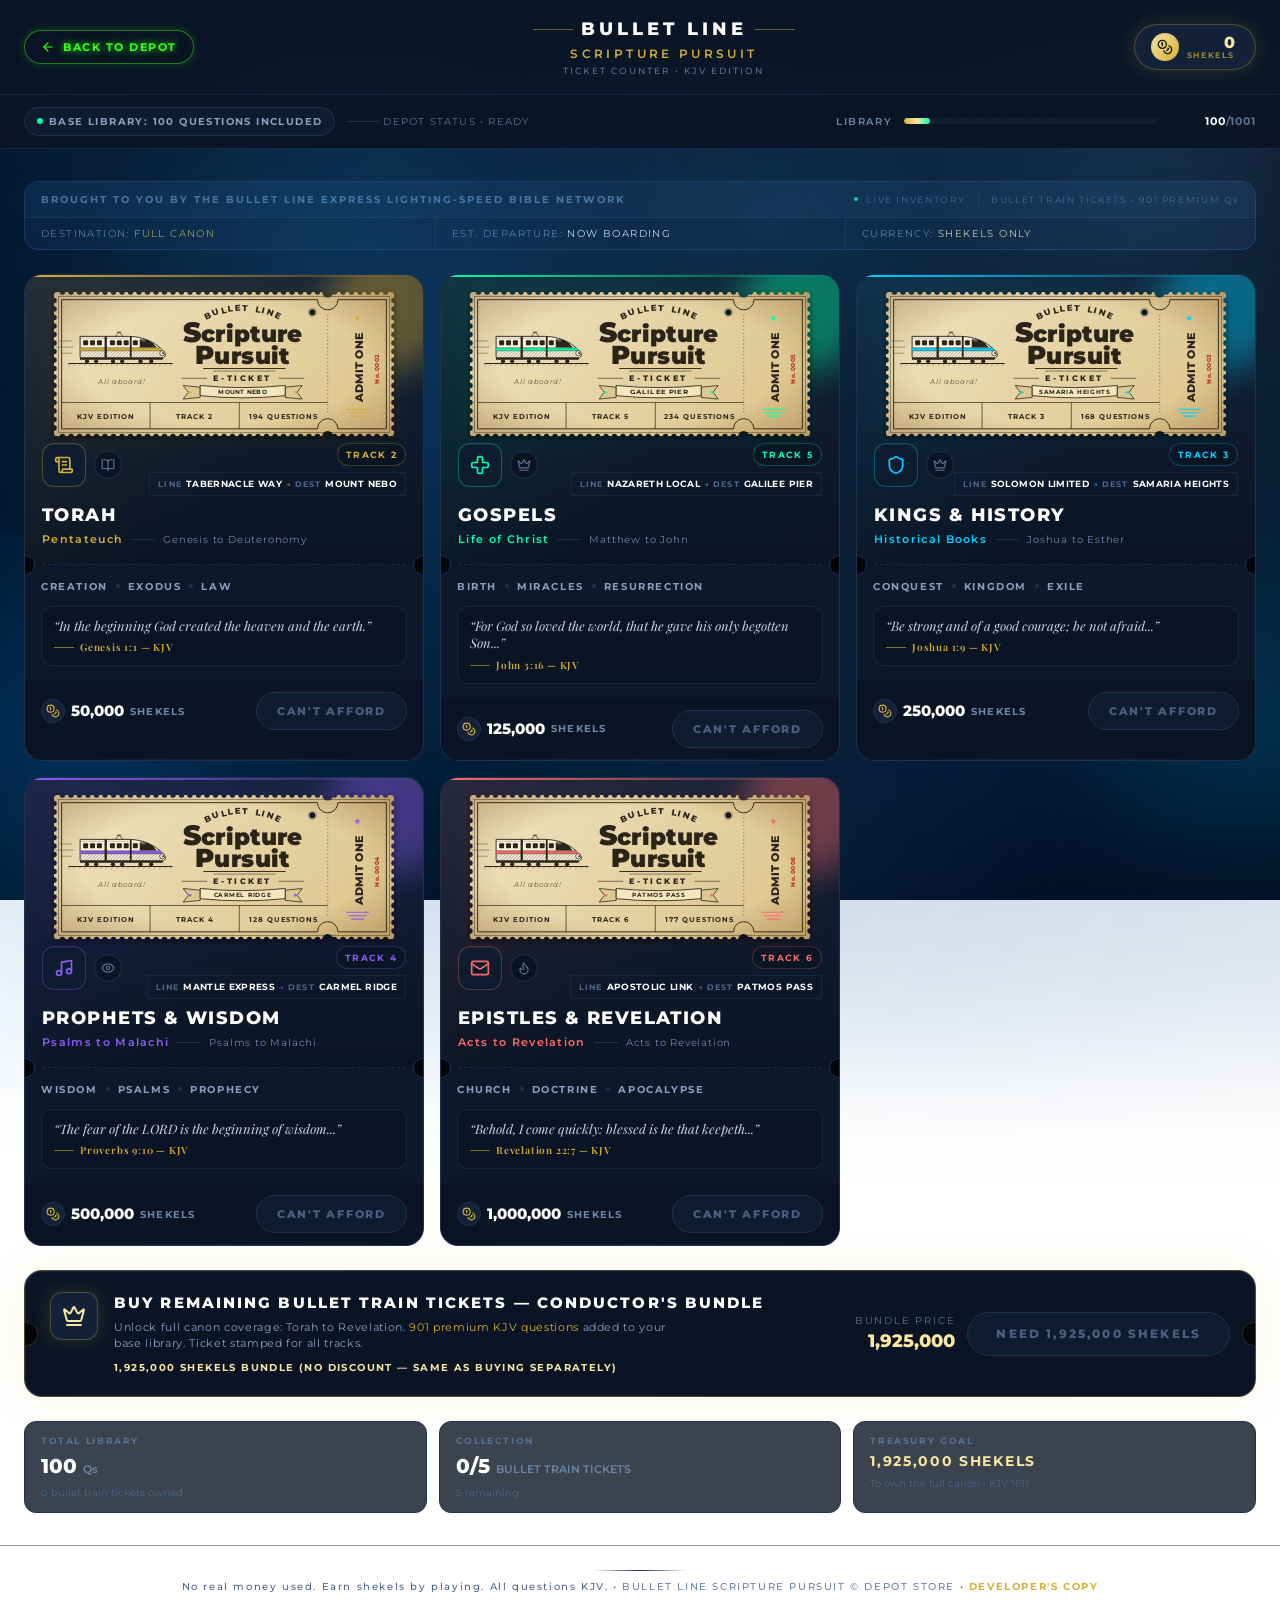
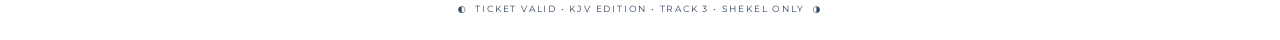
<file: store.html>
<!-- DEVELOPER'S COPY — master copy, William Monti. All other copies: see LICENSE. -->
<!DOCTYPE html>
<html lang="en">
<head>
  <meta charset="UTF-8">
  <meta name="viewport" content="width=device-width, initial-scale=1">
  <title>Bullet Line: Scripture Pursuit — Store</title>
  <link rel="preconnect" href="https://fonts.googleapis.com">
  <link rel="preconnect" href="https://fonts.gstatic.com" crossorigin>
  <link rel="stylesheet" href="https://fonts.googleapis.com/css2?family=Montserrat:wght@400;500;600;700;800&family=Playfair+Display:ital,wght@0,400;0,600;0,700;0,900;1,400;1,600&display=swap">
  <style>*,:after,:before{--tw-border-spacing-x:0;--tw-border-spacing-y:0;--tw-translate-x:0;--tw-translate-y:0;--tw-rotate:0;--tw-skew-x:0;--tw-skew-y:0;--tw-scale-x:1;--tw-scale-y:1;--tw-pan-x: ;--tw-pan-y: ;--tw-pinch-zoom: ;--tw-scroll-snap-strictness:proximity;--tw-gradient-from-position: ;--tw-gradient-via-position: ;--tw-gradient-to-position: ;--tw-ordinal: ;--tw-slashed-zero: ;--tw-numeric-figure: ;--tw-numeric-spacing: ;--tw-numeric-fraction: ;--tw-ring-inset: ;--tw-ring-offset-width:0px;--tw-ring-offset-color:#fff;--tw-ring-color:rgba(59,130,246,.5);--tw-ring-offset-shadow:0 0 #0000;--tw-ring-shadow:0 0 #0000;--tw-shadow:0 0 #0000;--tw-shadow-colored:0 0 #0000;--tw-blur: ;--tw-brightness: ;--tw-contrast: ;--tw-grayscale: ;--tw-hue-rotate: ;--tw-invert: ;--tw-saturate: ;--tw-sepia: ;--tw-drop-shadow: ;--tw-backdrop-blur: ;--tw-backdrop-brightness: ;--tw-backdrop-contrast: ;--tw-backdrop-grayscale: ;--tw-backdrop-hue-rotate: ;--tw-backdrop-invert: ;--tw-backdrop-opacity: ;--tw-backdrop-saturate: ;--tw-backdrop-sepia: ;--tw-contain-size: ;--tw-contain-layout: ;--tw-contain-paint: ;--tw-contain-style: }::backdrop{--tw-border-spacing-x:0;--tw-border-spacing-y:0;--tw-translate-x:0;--tw-translate-y:0;--tw-rotate:0;--tw-skew-x:0;--tw-skew-y:0;--tw-scale-x:1;--tw-scale-y:1;--tw-pan-x: ;--tw-pan-y: ;--tw-pinch-zoom: ;--tw-scroll-snap-strictness:proximity;--tw-gradient-from-position: ;--tw-gradient-via-position: ;--tw-gradient-to-position: ;--tw-ordinal: ;--tw-slashed-zero: ;--tw-numeric-figure: ;--tw-numeric-spacing: ;--tw-numeric-fraction: ;--tw-ring-inset: ;--tw-ring-offset-width:0px;--tw-ring-offset-color:#fff;--tw-ring-color:rgba(59,130,246,.5);--tw-ring-offset-shadow:0 0 #0000;--tw-ring-shadow:0 0 #0000;--tw-shadow:0 0 #0000;--tw-shadow-colored:0 0 #0000;--tw-blur: ;--tw-brightness: ;--tw-contrast: ;--tw-grayscale: ;--tw-hue-rotate: ;--tw-invert: ;--tw-saturate: ;--tw-sepia: ;--tw-drop-shadow: ;--tw-backdrop-blur: ;--tw-backdrop-brightness: ;--tw-backdrop-contrast: ;--tw-backdrop-grayscale: ;--tw-backdrop-hue-rotate: ;--tw-backdrop-invert: ;--tw-backdrop-opacity: ;--tw-backdrop-saturate: ;--tw-backdrop-sepia: ;--tw-contain-size: ;--tw-contain-layout: ;--tw-contain-paint: ;--tw-contain-style: }/*! tailwindcss v3.4.18 | MIT License | https://tailwindcss.com*/*,:after,:before{box-sizing:border-box;border:0 solid #e5e7eb}:after,:before{--tw-content:""}:host,html{line-height:1.5;-webkit-text-size-adjust:100%;-moz-tab-size:4;-o-tab-size:4;tab-size:4;font-family:ui-sans-serif,system-ui,sans-serif,Apple Color Emoji,Segoe UI Emoji,Segoe UI Symbol,Noto Color Emoji;font-feature-settings:normal;font-variation-settings:normal;-webkit-tap-highlight-color:transparent}body{line-height:inherit}hr{height:0;color:inherit;border-top-width:1px}abbr:where([title]){-webkit-text-decoration:underline dotted;text-decoration:underline dotted}h1,h2,h3,h4,h5,h6{font-size:inherit;font-weight:inherit}a{color:inherit;text-decoration:inherit}b,strong{font-weight:bolder}code,kbd,pre,samp{font-family:ui-monospace,SFMono-Regular,Menlo,Monaco,Consolas,Liberation Mono,Courier New,monospace;font-feature-settings:normal;font-variation-settings:normal;font-size:1em}small{font-size:80%}sub,sup{font-size:75%;line-height:0;position:relative;vertical-align:baseline}sub{bottom:-.25em}sup{top:-.5em}table{text-indent:0;border-color:inherit;border-collapse:collapse}button,input,optgroup,select,textarea{font-family:inherit;font-feature-settings:inherit;font-variation-settings:inherit;font-size:100%;font-weight:inherit;line-height:inherit;letter-spacing:inherit;color:inherit;margin:0;padding:0}button,select{text-transform:none}button,input:where([type=button]),input:where([type=reset]),input:where([type=submit]){-webkit-appearance:button;background-color:transparent;background-image:none}:-moz-focusring{outline:auto}:-moz-ui-invalid{box-shadow:none}progress{vertical-align:baseline}::-webkit-inner-spin-button,::-webkit-outer-spin-button{height:auto}[type=search]{-webkit-appearance:textfield;outline-offset:-2px}::-webkit-search-decoration{-webkit-appearance:none}::-webkit-file-upload-button{-webkit-appearance:button;font:inherit}summary{display:list-item}blockquote,dd,dl,figure,h1,h2,h3,h4,h5,h6,hr,p,pre{margin:0}fieldset{margin:0}fieldset,legend{padding:0}menu,ol,ul{list-style:none;margin:0;padding:0}dialog{padding:0}textarea{resize:vertical}input::-moz-placeholder,textarea::-moz-placeholder{opacity:1;color:#9ca3af}input::placeholder,textarea::placeholder{opacity:1;color:#9ca3af}[role=button],button{cursor:pointer}:disabled{cursor:default}audio,canvas,embed,iframe,img,object,svg,video{display:block;vertical-align:middle}img,video{max-width:100%;height:auto}[hidden]:where(:not([hidden=until-found])){display:none}.pointer-events-none{pointer-events:none}.pointer-events-auto{pointer-events:auto}.fixed{position:fixed}.absolute{position:absolute}.relative{position:relative}.sticky{position:sticky}.inset-0{inset:0}.inset-x-0{left:0;right:0}.inset-y-0{top:0;bottom:0}.-left-\[10\%\]{left:-10%}.-right-8{right:-2rem}.-right-\[15\%\]{right:-15%}.-top-8{top:-2rem}.-top-\[15\%\]{top:-15%}.bottom-0{bottom:0}.bottom-5{bottom:1.25rem}.bottom-\[0\%\]{bottom:0}.left-0{left:0}.left-1\/2{left:50%}.left-3{left:.75rem}.left-\[10\%\]{left:10%}.left-\[18px\]{left:18px}.left-\[22px\]{left:22px}.right-0{right:0}.right-\[18px\]{right:18px}.right-\[22px\]{right:22px}.top-0{top:0}.top-1\/2{top:50%}.top-2{top:.5rem}.top-\[20\%\]{top:20%}.top-\[58\%\]{top:58%}.-z-10{z-index:-10}.-z-20{z-index:-20}.z-10{z-index:10}.z-30{z-index:30}.z-50{z-index:50}.mx-1{margin-left:.25rem;margin-right:.25rem}.mx-auto{margin-left:auto;margin-right:auto}.mb-6{margin-bottom:1.5rem}.mt-0\.5{margin-top:.125rem}.mt-1{margin-top:.25rem}.mt-1\.5{margin-top:.375rem}.mt-2{margin-top:.5rem}.mt-3{margin-top:.75rem}.mt-4{margin-top:1rem}.mt-6{margin-top:1.5rem}.line-clamp-2{overflow:hidden;display:-webkit-box;-webkit-box-orient:vertical;-webkit-line-clamp:2}.flex{display:flex}.inline-flex{display:inline-flex}.grid{display:grid}.hidden{display:none}.h-1{height:.25rem}.h-1\.5{height:.375rem}.h-11{height:2.75rem}.h-12{height:3rem}.h-2{height:.5rem}.h-3{height:.75rem}.h-3\.5{height:.875rem}.h-32{height:8rem}.h-4{height:1rem}.h-5{height:1.25rem}.h-6{height:1.5rem}.h-7{height:1.75rem}.h-\[148px\]{height:148px}.h-\[1px\]{height:1px}.h-\[2px\]{height:2px}.h-\[36px\]{height:36px}.h-\[38px\]{height:38px}.h-\[40\%\]{height:40%}.h-\[44px\]{height:44px}.h-\[45\%\]{height:45%}.h-\[55\%\]{height:55%}.h-\[6px\]{height:6px}.h-full{height:100%}.h-px{height:1px}.min-h-screen{min-height:100vh}.w-1{width:.25rem}.w-1\.5{width:.375rem}.w-1\/3{width:33.333333%}.w-11{width:2.75rem}.w-12{width:3rem}.w-2{width:.5rem}.w-24{width:6rem}.w-3\.5{width:.875rem}.w-32{width:8rem}.w-4{width:1rem}.w-5{width:1.25rem}.w-6{width:1.5rem}.w-7{width:1.75rem}.w-8{width:2rem}.w-\[70\%\]{width:70%}.w-\[80\%\]{width:80%}.w-\[90\%\]{width:90%}.w-full{width:100%}.w-px{width:1px}.min-w-\[86px\]{min-width:86px}.max-w-\[1280px\]{max-width:1280px}.max-w-\[560px\]{max-width:560px}.flex-1{flex:1 1 0%}.-translate-x-1\/2{--tw-translate-x:-50%}.-translate-x-1\/2,.-translate-y-1\/2{transform:translate(var(--tw-translate-x),var(--tw-translate-y)) rotate(var(--tw-rotate)) skewX(var(--tw-skew-x)) skewY(var(--tw-skew-y)) scaleX(var(--tw-scale-x)) scaleY(var(--tw-scale-y))}.-translate-y-1\/2{--tw-translate-y:-50%}.translate-x-1\/2{--tw-translate-x:50%}.-skew-x-12,.translate-x-1\/2{transform:translate(var(--tw-translate-x),var(--tw-translate-y)) rotate(var(--tw-rotate)) skewX(var(--tw-skew-x)) skewY(var(--tw-skew-y)) scaleX(var(--tw-scale-x)) scaleY(var(--tw-scale-y))}.-skew-x-12{--tw-skew-x:-12deg}@keyframes pulse{50%{opacity:.5}}.animate-pulse{animation:pulse 2s cubic-bezier(.4,0,.6,1) infinite}.cursor-not-allowed{cursor:not-allowed}.grid-cols-1{grid-template-columns:repeat(1,minmax(0,1fr))}.grid-cols-3{grid-template-columns:repeat(3,minmax(0,1fr))}.flex-col{flex-direction:column}.flex-wrap{flex-wrap:wrap}.place-items-center{place-items:center}.items-start{align-items:flex-start}.items-end{align-items:flex-end}.items-center{align-items:center}.items-baseline{align-items:baseline}.justify-center{justify-content:center}.justify-between{justify-content:space-between}.gap-1{gap:.25rem}.gap-1\.5{gap:.375rem}.gap-2{gap:.5rem}.gap-3{gap:.75rem}.gap-4{gap:1rem}.divide-x>:not([hidden])~:not([hidden]){--tw-divide-x-reverse:0;border-right-width:calc(1px*var(--tw-divide-x-reverse));border-left-width:calc(1px*(1 - var(--tw-divide-x-reverse)))}.divide-\[\#1f314d\]\/60>:not([hidden])~:not([hidden]){border-color:rgba(31,49,77,.6)}.overflow-hidden{overflow:hidden}.overflow-x-hidden{overflow-x:hidden}.rounded{border-radius:.25rem}.rounded-\[10px\]{border-radius:10px}.rounded-\[12px\]{border-radius:12px}.rounded-\[14px\]{border-radius:14px}.rounded-\[17px\]{border-radius:17px}.rounded-\[18px\]{border-radius:18px}.rounded-full{border-radius:9999px}.border{border-width:1px}.border-b{border-bottom-width:1px}.border-t{border-top-width:1px}.border-dashed{border-style:dashed}.border-\[\#00ffaa\]\/30{border-color:rgba(0,255,170,.3)}.border-\[\#00ffaa\]\/40{border-color:rgba(0,255,170,.4)}.border-\[\#1f314d\]{--tw-border-opacity:1;border-color:rgb(31 49 77/var(--tw-border-opacity,1))}.border-\[\#1f314d\]\/50{border-color:rgba(31,49,77,.5)}.border-\[\#1f314d\]\/60{border-color:rgba(31,49,77,.6)}.border-\[\#1f314d\]\/70{border-color:rgba(31,49,77,.7)}.border-\[\#1f314d\]\/80{border-color:rgba(31,49,77,.8)}.border-\[\#d4af37\]\/20{border-color:rgba(212,175,55,.2)}.border-\[\#d4af37\]\/30{border-color:rgba(212,175,55,.3)}.border-\[\#ff6b6b\]\/30{border-color:hsla(0,100%,71%,.3)}.bg-\[\#00ffaa\]{--tw-bg-opacity:1;background-color:rgb(0 255 170/var(--tw-bg-opacity,1))}.bg-\[\#00ffaa\]\/10{background-color:rgba(0,255,170,.1)}.bg-\[\#02050a\]{--tw-bg-opacity:1;background-color:rgb(2 5 10/var(--tw-bg-opacity,1))}.bg-\[\#0a1424\]{--tw-bg-opacity:1;background-color:rgb(10 20 36/var(--tw-bg-opacity,1))}.bg-\[\#0a1424\]\/70{background-color:rgba(10,20,36,.7)}.bg-\[\#0a1424\]\/80{background-color:rgba(10,20,36,.8)}.bg-\[\#0c192b\]{--tw-bg-opacity:1;background-color:rgb(12 25 43/var(--tw-bg-opacity,1))}.bg-\[\#0e1c30\]{--tw-bg-opacity:1;background-color:rgb(14 28 48/var(--tw-bg-opacity,1))}.bg-\[\#0e1c30\]\/90{background-color:rgba(14,28,48,.9)}.bg-\[\#101d2e\]{--tw-bg-opacity:1;background-color:rgb(16 29 46/var(--tw-bg-opacity,1))}.bg-\[\#132238\]{--tw-bg-opacity:1;background-color:rgb(19 34 56/var(--tw-bg-opacity,1))}.bg-\[\#1a1220\]\/90{background-color:rgba(26,18,32,.9)}.bg-\[\#1f314d\]{--tw-bg-opacity:1;background-color:rgb(31 49 77/var(--tw-bg-opacity,1))}.bg-\[\#3a4f6d\]{--tw-bg-opacity:1;background-color:rgb(58 79 109/var(--tw-bg-opacity,1))}.bg-\[\#d4af37\]{--tw-bg-opacity:1;background-color:rgb(212 175 55/var(--tw-bg-opacity,1))}.bg-\[\#d4af37\]\/50{background-color:rgba(212,175,55,.5)}.bg-\[\#d4af37\]\/60{background-color:rgba(212,175,55,.6)}.bg-\[\#ff6b6b\]{--tw-bg-opacity:1;background-color:rgb(255 107 107/var(--tw-bg-opacity,1))}.bg-gradient-to-b{background-image:linear-gradient(to bottom,var(--tw-gradient-stops))}.bg-gradient-to-br{background-image:linear-gradient(to bottom right,var(--tw-gradient-stops))}.bg-gradient-to-r{background-image:linear-gradient(to right,var(--tw-gradient-stops))}.from-\[\#10223b\]{--tw-gradient-from:#10223b var(--tw-gradient-from-position);--tw-gradient-to:rgba(16,34,59,0) var(--tw-gradient-to-position);--tw-gradient-stops:var(--tw-gradient-from),var(--tw-gradient-to)}.from-\[\#f7e7a1\]{--tw-gradient-from:#f7e7a1 var(--tw-gradient-from-position);--tw-gradient-to:hsla(49,84%,80%,0) var(--tw-gradient-to-position);--tw-gradient-stops:var(--tw-gradient-from),var(--tw-gradient-to)}.from-transparent{--tw-gradient-from:transparent var(--tw-gradient-from-position);--tw-gradient-to:transparent var(--tw-gradient-to-position);--tw-gradient-stops:var(--tw-gradient-from),var(--tw-gradient-to)}.via-\[\#0e1c30\]{--tw-gradient-to:rgba(14,28,48,0) var(--tw-gradient-to-position);--tw-gradient-stops:var(--tw-gradient-from),#0e1c30 var(--tw-gradient-via-position),var(--tw-gradient-to)}.via-\[\#1f314d\]{--tw-gradient-to:rgba(31,49,77,0) var(--tw-gradient-to-position);--tw-gradient-stops:var(--tw-gradient-from),#1f314d var(--tw-gradient-via-position),var(--tw-gradient-to)}.via-\[\#1f314d\]\/60{--tw-gradient-to:rgba(31,49,77,0) var(--tw-gradient-to-position);--tw-gradient-stops:var(--tw-gradient-from),rgba(31,49,77,.6) var(--tw-gradient-via-position),var(--tw-gradient-to)}.via-white\/10{--tw-gradient-to:hsla(0,0%,100%,0) var(--tw-gradient-to-position);--tw-gradient-stops:var(--tw-gradient-from),hsla(0,0%,100%,.1) var(--tw-gradient-via-position),var(--tw-gradient-to)}.to-\[\#0a1424\]{--tw-gradient-to:#0a1424 var(--tw-gradient-to-position)}.to-\[\#d4af37\]{--tw-gradient-to:#d4af37 var(--tw-gradient-to-position)}.to-transparent{--tw-gradient-to:transparent var(--tw-gradient-to-position)}.p-4{padding:1rem}.p-\[1px\]{padding:1px}.px-2{padding-left:.5rem;padding-right:.5rem}.px-2\.5{padding-left:.625rem;padding-right:.625rem}.px-3{padding-left:.75rem;padding-right:.75rem}.px-3\.5{padding-left:.875rem;padding-right:.875rem}.px-4{padding-left:1rem;padding-right:1rem}.px-5{padding-left:1.25rem;padding-right:1.25rem}.px-7{padding-left:1.75rem;padding-right:1.75rem}.py-0\.5{padding-top:.125rem;padding-bottom:.125rem}.py-1{padding-top:.25rem;padding-bottom:.25rem}.py-1\.5{padding-top:.375rem;padding-bottom:.375rem}.py-2{padding-top:.5rem;padding-bottom:.5rem}.py-2\.5{padding-top:.625rem;padding-bottom:.625rem}.py-3{padding-top:.75rem;padding-bottom:.75rem}.py-3\.5{padding-top:.875rem;padding-bottom:.875rem}.py-4{padding-top:1rem;padding-bottom:1rem}.py-6{padding-top:1.5rem;padding-bottom:1.5rem}.pr-1{padding-right:.25rem}.text-center{text-align:center}.text-right{text-align:right}.text-\[10px\]{font-size:10px}.text-\[11px\]{font-size:11px}.text-\[12px\]{font-size:12px}.text-\[13px\]{font-size:13px}.text-\[14px\]{font-size:14px}.text-\[15px\]{font-size:15px}.text-\[16px\]{font-size:16px}.text-\[18px\]{font-size:18px}.text-\[20px\]{font-size:20px}.text-\[8\.5px\]{font-size:8.5px}.text-\[8px\]{font-size:8px}.text-\[9px\]{font-size:9px}.font-bold{font-weight:700}.font-extrabold{font-weight:800}.font-medium{font-weight:500}.font-semibold{font-weight:600}.italic{font-style:italic}.leading-\[1\.35\]{line-height:1.35}.leading-\[1\.5\]{line-height:1.5}.leading-none{line-height:1}.tracking-\[0\.04em\]{letter-spacing:.04em}.tracking-\[0\.06em\]{letter-spacing:.06em}.tracking-\[0\.08em\]{letter-spacing:.08em}.tracking-\[0\.12em\]{letter-spacing:.12em}.tracking-\[0\.14em\]{letter-spacing:.14em}.tracking-\[0\.16em\]{letter-spacing:.16em}.tracking-\[0\.18em\]{letter-spacing:.18em}.tracking-\[0\.22em\]{letter-spacing:.22em}.tracking-\[0\.24em\]{letter-spacing:.24em}.tracking-\[0\.28em\]{letter-spacing:.28em}.tracking-\[0\.2em\]{letter-spacing:.2em}.tracking-wide{letter-spacing:.025em}.text-\[\#00ffaa\]{--tw-text-opacity:1;color:rgb(0 255 170/var(--tw-text-opacity,1))}.text-\[\#1a1200\]{--tw-text-opacity:1;color:rgb(26 18 0/var(--tw-text-opacity,1))}.text-\[\#324760\]{--tw-text-opacity:1;color:rgb(50 71 96/var(--tw-text-opacity,1))}.text-\[\#3d5472\]{--tw-text-opacity:1;color:rgb(61 84 114/var(--tw-text-opacity,1))}.text-\[\#4a6080\]{--tw-text-opacity:1;color:rgb(74 96 128/var(--tw-text-opacity,1))}.text-\[\#4d6586\]{--tw-text-opacity:1;color:rgb(77 101 134/var(--tw-text-opacity,1))}.text-\[\#4d688d\]{--tw-text-opacity:1;color:rgb(77 104 141/var(--tw-text-opacity,1))}.text-\[\#5a7192\]{--tw-text-opacity:1;color:rgb(90 113 146/var(--tw-text-opacity,1))}.text-\[\#5f7da0\]{--tw-text-opacity:1;color:rgb(95 125 160/var(--tw-text-opacity,1))}.text-\[\#6d86a8\]{--tw-text-opacity:1;color:rgb(109 134 168/var(--tw-text-opacity,1))}.text-\[\#8aa0bf\]{--tw-text-opacity:1;color:rgb(138 160 191/var(--tw-text-opacity,1))}.text-\[\#b6ffe8\]{--tw-text-opacity:1;color:rgb(182 255 232/var(--tw-text-opacity,1))}.text-\[\#c7d4e8\]{--tw-text-opacity:1;color:rgb(199 212 232/var(--tw-text-opacity,1))}.text-\[\#d4af37\]{--tw-text-opacity:1;color:rgb(212 175 55/var(--tw-text-opacity,1))}.text-\[\#d4af37\]\/70{color:rgba(212,175,55,.7)}.text-\[\#f7e7a1\]{--tw-text-opacity:1;color:rgb(247 231 161/var(--tw-text-opacity,1))}.text-\[\#ffb4b4\]{--tw-text-opacity:1;color:rgb(255 180 180/var(--tw-text-opacity,1))}.text-black{--tw-text-opacity:1;color:rgb(0 0 0/var(--tw-text-opacity,1))}.text-white{--tw-text-opacity:1;color:rgb(255 255 255/var(--tw-text-opacity,1))}.line-through{text-decoration-line:line-through}.opacity-0{opacity:0}.opacity-40{opacity:.4}.opacity-60{opacity:.6}.opacity-\[0\.07\]{opacity:.07}.shadow-\[0_0_18px_rgba\(212\2c 175\2c 55\2c 0\.18\)\]{--tw-shadow:0 0 18px rgba(212,175,55,.18);--tw-shadow-colored:0 0 18px var(--tw-shadow-color);box-shadow:var(--tw-ring-offset-shadow,0 0 #0000),var(--tw-ring-shadow,0 0 #0000),var(--tw-shadow)}.shadow-\[0_0_18px_rgba\(212\2c 175\2c 55\2c 0\.2\)\]{--tw-shadow:0 0 18px rgba(212,175,55,.2);--tw-shadow-colored:0 0 18px var(--tw-shadow-color);box-shadow:var(--tw-ring-offset-shadow,0 0 #0000),var(--tw-ring-shadow,0 0 #0000),var(--tw-shadow)}.shadow-\[0_0_20px_rgba\(212\2c 175\2c 55\2c 0\.25\)\]{--tw-shadow:0 0 20px rgba(212,175,55,.25);--tw-shadow-colored:0 0 20px var(--tw-shadow-color);box-shadow:var(--tw-ring-offset-shadow,0 0 #0000),var(--tw-ring-shadow,0 0 #0000),var(--tw-shadow)}.shadow-\[0_0_28px_rgba\(212\2c 175\2c 55\2c 0\.35\)\]{--tw-shadow:0 0 28px rgba(212,175,55,.35);--tw-shadow-colored:0 0 28px var(--tw-shadow-color);box-shadow:var(--tw-ring-offset-shadow,0 0 #0000),var(--tw-ring-shadow,0 0 #0000),var(--tw-shadow)}.shadow-\[0_0_40px_rgba\(212\2c 175\2c 55\2c 0\.12\)\]{--tw-shadow:0 0 40px rgba(212,175,55,.12);--tw-shadow-colored:0 0 40px var(--tw-shadow-color)}.shadow-\[0_0_40px_rgba\(212\2c 175\2c 55\2c 0\.12\)\],.shadow-\[0_0_8px_\#00ffaa\]{box-shadow:var(--tw-ring-offset-shadow,0 0 #0000),var(--tw-ring-shadow,0 0 #0000),var(--tw-shadow)}.shadow-\[0_0_8px_\#00ffaa\]{--tw-shadow:0 0 8px #0fa;--tw-shadow-colored:0 0 8px var(--tw-shadow-color)}.shadow-\[0_10px_30px_rgba\(0\2c 0\2c 0\2c 0\.5\)\]{--tw-shadow:0 10px 30px rgba(0,0,0,.5);--tw-shadow-colored:0 10px 30px var(--tw-shadow-color);box-shadow:var(--tw-ring-offset-shadow,0 0 #0000),var(--tw-ring-shadow,0 0 #0000),var(--tw-shadow)}.shadow-\[inset_0_1px_0_rgba\(255\2c 255\2c 255\2c 0\.06\)\]{--tw-shadow:inset 0 1px 0 hsla(0,0%,100%,.06);--tw-shadow-colored:inset 0 1px 0 var(--tw-shadow-color)}.shadow-\[inset_0_1px_0_rgba\(255\2c 255\2c 255\2c 0\.06\)\],.shadow-inner{box-shadow:var(--tw-ring-offset-shadow,0 0 #0000),var(--tw-ring-shadow,0 0 #0000),var(--tw-shadow)}.shadow-inner{--tw-shadow:inset 0 2px 4px 0 rgba(0,0,0,.05);--tw-shadow-colored:inset 0 2px 4px 0 var(--tw-shadow-color)}.blur-\[110px\]{--tw-blur:blur(110px)}.blur-\[110px\],.blur-\[18px\]{filter:var(--tw-blur) var(--tw-brightness) var(--tw-contrast) var(--tw-grayscale) var(--tw-hue-rotate) var(--tw-invert) var(--tw-saturate) var(--tw-sepia) var(--tw-drop-shadow)}.blur-\[18px\]{--tw-blur:blur(18px)}.blur-\[80px\]{--tw-blur:blur(80px)}.blur-\[80px\],.blur-\[90px\]{filter:var(--tw-blur) var(--tw-brightness) var(--tw-contrast) var(--tw-grayscale) var(--tw-hue-rotate) var(--tw-invert) var(--tw-saturate) var(--tw-sepia) var(--tw-drop-shadow)}.blur-\[90px\]{--tw-blur:blur(90px)}.filter{filter:var(--tw-blur) var(--tw-brightness) var(--tw-contrast) var(--tw-grayscale) var(--tw-hue-rotate) var(--tw-invert) var(--tw-saturate) var(--tw-sepia) var(--tw-drop-shadow)}.backdrop-blur-xl{--tw-backdrop-blur:blur(24px);backdrop-filter:var(--tw-backdrop-blur) var(--tw-backdrop-brightness) var(--tw-backdrop-contrast) var(--tw-backdrop-grayscale) var(--tw-backdrop-hue-rotate) var(--tw-backdrop-invert) var(--tw-backdrop-opacity) var(--tw-backdrop-saturate) var(--tw-backdrop-sepia)}.transition{transition-property:color,background-color,border-color,text-decoration-color,fill,stroke,opacity,box-shadow,transform,filter,backdrop-filter;transition-timing-function:cubic-bezier(.4,0,.2,1);transition-duration:.15s}.transition-all{transition-property:all;transition-timing-function:cubic-bezier(.4,0,.2,1);transition-duration:.15s}.transition-opacity{transition-property:opacity;transition-timing-function:cubic-bezier(.4,0,.2,1);transition-duration:.15s}.duration-300{transition-duration:.3s}.duration-500{transition-duration:.5s}.duration-700{transition-duration:.7s}.ease-in-out{transition-timing-function:cubic-bezier(.4,0,.2,1)}#root,body,html{min-height:100%}body{margin:0;font-family:Inter,ui-sans-serif,system-ui,-apple-system,BlinkMacSystemFont,Segoe UI,sans-serif}[role=button]:not([aria-disabled=true]),button:not(:disabled),label[for],select:not(:disabled),summary{cursor:pointer}.selection\:bg-\[\#d4af37\]\/30 ::-moz-selection{background-color:rgba(212,175,55,.3)}.selection\:bg-\[\#d4af37\]\/30 ::selection{background-color:rgba(212,175,55,.3)}.selection\:bg-\[\#d4af37\]\/30::-moz-selection{background-color:rgba(212,175,55,.3)}.selection\:bg-\[\#d4af37\]\/30::selection{background-color:rgba(212,175,55,.3)}.hover\:border-\[\#2a4166\]:hover{--tw-border-opacity:1;border-color:rgb(42 65 102/var(--tw-border-opacity,1))}.hover\:text-white:hover{--tw-text-opacity:1;color:rgb(255 255 255/var(--tw-text-opacity,1))}.hover\:shadow-\[0_0_28px_rgba\(212\2c 175\2c 55\2c 0\.4\)\]:hover{--tw-shadow:0 0 28px rgba(212,175,55,.4);--tw-shadow-colored:0 0 28px var(--tw-shadow-color);box-shadow:var(--tw-ring-offset-shadow,0 0 #0000),var(--tw-ring-shadow,0 0 #0000),var(--tw-shadow)}.hover\:shadow-\[0_0_36px_rgba\(212\2c 175\2c 55\2c 0\.5\)\]:hover{--tw-shadow:0 0 36px rgba(212,175,55,.5);--tw-shadow-colored:0 0 36px var(--tw-shadow-color);box-shadow:var(--tw-ring-offset-shadow,0 0 #0000),var(--tw-ring-shadow,0 0 #0000),var(--tw-shadow)}.active\:scale-\[0\.98\]:active{--tw-scale-x:0.98;--tw-scale-y:0.98}.active\:scale-\[0\.98\]:active,.group:hover .group-hover\:-translate-x-0\.5{transform:translate(var(--tw-translate-x),var(--tw-translate-y)) rotate(var(--tw-rotate)) skewX(var(--tw-skew-x)) skewY(var(--tw-skew-y)) scaleX(var(--tw-scale-x)) scaleY(var(--tw-scale-y))}.group:hover .group-hover\:-translate-x-0\.5{--tw-translate-x:-0.125rem}.group:hover .group-hover\:opacity-100{opacity:1}@media (min-width:640px){.sm\:grid-cols-2{grid-template-columns:repeat(2,minmax(0,1fr))}}@media (min-width:768px){.md\:mt-0{margin-top:0}.md\:flex{display:flex}.md\:grid{display:grid}.md\:hidden{display:none}.md\:w-10{width:2.5rem}.md\:w-\[420px\]{width:420px}.md\:flex-row{flex-direction:row}.md\:items-center{align-items:center}.md\:justify-between{justify-content:space-between}.md\:px-4{padding-left:1rem;padding-right:1rem}.md\:px-6{padding-left:1.5rem;padding-right:1.5rem}.md\:py-4{padding-top:1rem;padding-bottom:1rem}.md\:py-5{padding-top:1.25rem;padding-bottom:1.25rem}.md\:py-8{padding-top:2rem;padding-bottom:2rem}.md\:text-\[12px\]{font-size:12px}.md\:text-\[15px\]{font-size:15px}.md\:text-\[18px\]{font-size:18px}}@media (min-width:1024px){.lg\:grid-cols-3{grid-template-columns:repeat(3,minmax(0,1fr))}}
*{font-family:"Montserrat",system-ui,sans-serif}
.playfair{font-family:"Playfair Display",serif}
@keyframes fogDrift1 { 0%{transform:translateX(-10%) translateY(0) scale(1)} 50%{transform:translateX(5%) translateY(-6%) scale(1.05)} 100%{transform:translateX(-10%) translateY(0) scale(1)} }
@keyframes fogDrift2 { 0%{transform:translateX(8%) translateY(2%) scale(1.02)} 50%{transform:translateX(-4%) translateY(4%) scale(1)} 100%{transform:translateX(8%) translateY(2%) scale(1.02)} }
@keyframes sheen { 0%{transform:translateX(-100%)} 100%{transform:translateX(200%)} }
@keyframes shake { 0%,100%{transform:translateX(0)} 20%,60%{transform:translateX(-5px)} 40%,80%{transform:translateX(5px)} }
@keyframes flyCoin { 0%{transform:translate(0,0) scale(1) rotate(0deg); opacity:1} 70%{opacity:1} 100%{transform:translate(var(--tx), var(--ty)) scale(0.2) rotate(720deg); opacity:0} }
@keyframes trackMove { 0%{background-position:0 0} 100%{background-position:0 40px} }
.shake{animation:shake 0.45s ease}

/* Fog background — copied verbatim from the game's styles.css so the store
   matches exactly (same canvas particle system + same two blur layers). */
#fog-canvas {
  position: fixed; top: 0; left: 0; width: 100vw; height: 100vh;
  pointer-events: none; z-index: 0;
}
.fog-layer-1, .fog-layer-2 {
  position: fixed; top: -20%; left: -50%; width: 200%; height: 140%;
  pointer-events: none; z-index: 0;
}
.fog-layer-1 {
  background: radial-gradient(circle at 30% 50%, rgba(0, 150, 255, 0.08) 0%, rgba(0, 80, 180, 0.04) 45%, transparent 70%);
  animation: fogFast 20s linear infinite alternate;
  filter: blur(40px);
}
.fog-layer-2 {
  background: radial-gradient(ellipse at 70% 40%, rgba(70, 130, 180, 0.12) 0%, rgba(0, 50, 120, 0.15) 55%, transparent 80%);
  animation: fogSlow 35s ease-in-out infinite alternate;
  filter: blur(60px);
}
@keyframes fogFast {
  0% { transform: translateX(-8%) translateY(-4%) rotate(0deg); }
  100% { transform: translateX(6%) translateY(5%) rotate(1.5deg); }
}
@keyframes fogSlow {
  0% { transform: translateX(4%) scale(1); }
  100% { transform: translateX(-8%) scale(1.15); }
}

/* Back to Depot link — neon green default, neon blue on hover */
.back-to-depot-link {
  color: #39ff14;
  border-color: rgba(57, 255, 20, 0.45);
  text-shadow: 0 0 6px rgba(57, 255, 20, 0.7), 0 0 14px rgba(57, 255, 20, 0.4);
  box-shadow: 0 0 10px rgba(57, 255, 20, 0.2);
}
.back-to-depot-link:hover {
  color: #00bfff;
  border-color: rgba(0, 191, 255, 0.6);
  text-shadow: 0 0 6px rgba(0, 191, 255, 0.85), 0 0 16px rgba(0, 191, 255, 0.55);
  box-shadow: 0 0 14px rgba(0, 191, 255, 0.3);
}
</style>
  <!-- Google tag (gtag.js) -->
  <script async src="https://www.googletagmanager.com/gtag/js?id=G-0NYTRH8V3D"></script>
  <script>
    window.dataLayer = window.dataLayer || [];
    function gtag(){dataLayer.push(arguments);}
    gtag('js', new Date());
    gtag('config', 'G-0NYTRH8V3D');
  </script>
</head>
<body>
  <div class="relative min-h-screen w-full overflow-x-hidden text-white selection:bg-[#d4af37]/30">

    <!-- Background: matches the game's fog theme exactly (same body gradient,
         same two CSS blur fog layers, same canvas particle system) -->
    <div class="fixed inset-0 -z-20" style="background:radial-gradient(circle at 50% 20%, #0a1322 0%, #02050a 85%)"></div>
    <canvas id="fog-canvas"></canvas>
    <div class="fog-layer-1"></div>
    <div class="fog-layer-2"></div>

    <!-- Header -->
    <header class="sticky top-0 z-30 border-b border-[#1f314d]/80 backdrop-blur-xl" style="background:linear-gradient(180deg, rgba(10,20,36,0.92) 0%, rgba(10,20,36,0.75) 100%)">
      <div class="mx-auto flex max-w-[1280px] items-center justify-between gap-3 px-4 py-3 md:px-6 md:py-4">
        <a href="index.html" class="back-to-depot-link group flex items-center gap-2 rounded-full border bg-[#0a1424] px-3 py-2 text-[11px] font-bold tracking-[0.14em] no-underline transition md:px-4">
          <svg xmlns="http://www.w3.org/2000/svg" width="24" height="24" viewBox="0 0 24 24" fill="none" stroke="currentColor" stroke-width="2" stroke-linecap="round" stroke-linejoin="round" class="lucide h-3.5 w-3.5 transition group-hover:-translate-x-0.5"><path d="m12 19-7-7 7-7"/><path d="M19 12H5"/></svg>
          BACK TO DEPOT
        </a>
        <div class="flex flex-col items-center text-center">
          <div class="flex items-center gap-2">
            <div class="h-[1px] w-6 bg-[#d4af37]/50 md:w-10"></div>
            <h1 class="text-[16px] font-extrabold tracking-[0.22em] text-white md:text-[18px]">BULLET LINE</h1>
            <div class="h-[1px] w-6 bg-[#d4af37]/50 md:w-10"></div>
          </div>
          <div class="mt-0.5 flex items-baseline gap-2">
            <span class="text-[11px] font-semibold tracking-[0.28em] text-[#d4af37] md:text-[12px]">SCRIPTURE PURSUIT</span>
          </div>
          <span class="mt-0.5 text-[8.5px] font-medium tracking-[0.24em] text-[#5a7192]">TICKET COUNTER &bull; KJV EDITION</span>
        </div>
        <div id="coinWrap" class="relative flex items-center gap-2 rounded-full border border-[#d4af37]/30 bg-[#132238] px-3 py-2 shadow-[0_0_18px_rgba(212,175,55,0.18)] md:px-4">
          <div class="grid h-7 w-7 place-items-center rounded-full bg-gradient-to-br from-[#f7e7a1] to-[#d4af37] text-[#1a1200] shadow-inner">
            <svg xmlns="http://www.w3.org/2000/svg" width="24" height="24" viewBox="0 0 24 24" fill="none" stroke="currentColor" stroke-width="2" stroke-linecap="round" stroke-linejoin="round" class="lucide h-4 w-4"><circle cx="8" cy="8" r="6"/><path d="M18.09 10.37A6 6 0 1 1 10.34 18"/><path d="M7 6h1v4"/><path d="m16.71 13.88.7.71-2.82 2.82"/></svg>
          </div>
          <div class="pr-1 text-right leading-none">
            <div id="shekelAmount" class="text-[16px] font-extrabold tracking-wide text-[#f7e7a1]">0</div>
            <div class="text-[8px] font-bold tracking-[0.2em] text-[#d4af37]/70">SHEKELS</div>
          </div>
        </div>
      </div>

      <div class="border-t border-[#1f314d]/60 bg-[#0a1424]/70">
        <div class="mx-auto flex max-w-[1280px] flex-col items-start justify-between gap-3 px-4 py-3 md:flex-row md:items-center md:px-6">
          <div class="flex items-center gap-3">
            <span class="inline-flex items-center gap-1.5 rounded-full border border-[#1f314d] bg-[#0e1c30] px-3 py-1.5 text-[10px] font-bold tracking-[0.14em] text-[#8aa0bf]">
              <span class="h-1.5 w-1.5 animate-pulse rounded-full bg-[#00ffaa]"></span>
              BASE LIBRARY: 100 QUESTIONS INCLUDED
            </span>
            <span class="hidden items-center gap-1 text-[10px] tracking-[0.12em] text-[#5a7192] md:flex">
              <span class="h-px w-8 bg-[#1f314d]"></span>
              DEPOT STATUS &bull; READY
            </span>
          </div>
          <div class="flex w-full items-center gap-3 md:w-[420px]">
            <div class="text-[10px] font-semibold tracking-[0.16em] text-[#6d86a8]">LIBRARY</div>
            <div class="relative h-[6px] flex-1 overflow-hidden rounded-full bg-[#101d2e]">
              <div id="progressBar" class="absolute inset-y-0 left-0 rounded-full transition-all duration-700" style="width:0%; background:linear-gradient(90deg,#d4af37,#f7e7a1 50%,#00ffaa)"></div>
              <div class="absolute inset-0 opacity-60" style="background:repeating-linear-gradient(90deg, transparent 0 14px, rgba(255,255,255,0.06) 14px 15px)"></div>
            </div>
            <div id="libCount" class="min-w-[86px] text-right text-[11px] font-bold tracking-[0.08em] text-white">100<span class="text-[#5a7192]">/1001</span></div>
          </div>
        </div>
      </div>
    </header>

    <!-- Dev-only test controls: hidden by default (see devTestBar reveal) -->
    <div id="devTestBar" style="display:none" class="mx-auto max-w-[1280px] px-4 pt-4 md:px-6">
      <div class="flex flex-wrap items-center gap-2 rounded-[10px] border border-dashed border-[#1f314d] bg-[#0a1424]/60 px-3 py-2 text-[10px] tracking-[0.1em] text-[#5a7192]">
        <span class="font-bold text-[#6d86a8]">TEST CONTROLS (remove when wired to the real game):</span>
        <button id="debugAdd50k" class="rounded-full border border-[#1f314d] bg-[#132238] px-3 py-1 font-bold text-[#8aa0bf] hover:text-white">+50,000</button>
        <button id="debugAdd500k" class="rounded-full border border-[#1f314d] bg-[#132238] px-3 py-1 font-bold text-[#8aa0bf] hover:text-white">+500,000</button>
      </div>
    </div>

    <!-- Main -->
    <main class="mx-auto max-w-[1280px] px-4 py-6 md:px-6 md:py-8">
      <div class="mb-6 overflow-hidden rounded-[14px] border border-[#1f314d] bg-[#0a1424]">
        <div class="flex flex-wrap items-center justify-between gap-2 border-b border-[#1f314d]/70 bg-[#0e1c30] px-4 py-2.5">
          <div class="flex items-center gap-2 text-[10px] font-bold tracking-[0.2em] text-[#5f7da0]">
            BROUGHT TO YOU BY THE BULLET LINE EXPRESS LIGHTING-SPEED BIBLE NETWORK
          </div>
          <div class="flex items-center gap-2 text-[9px] tracking-[0.18em] text-[#4d688d]">
            <span class="h-1 w-1 rounded-full bg-[#00ffaa]"></span>
            LIVE INVENTORY
            <span class="mx-1 h-3 w-px bg-[#1f314d]"></span>
            BULLET TRAIN TICKETS &bull; 901 PREMIUM Qs
          </div>
        </div>
        <div class="grid grid-cols-3 divide-x divide-[#1f314d]/60 text-[10px]">
          <div class="px-4 py-2 tracking-[0.14em] text-[#6d86a8]">DESTINATION: <span class="text-[#d4af37]">FULL CANON</span></div>
          <div class="px-4 py-2 tracking-[0.14em] text-[#6d86a8]">EST. DEPARTURE: <span class="text-white">NOW BOARDING</span></div>
          <div class="px-4 py-2 tracking-[0.14em] text-[#6d86a8]">CURRENCY: <span class="text-[#f7e7a1]">SHEKELS ONLY</span></div>
        </div>
      </div>

      <div id="packsGrid" class="grid grid-cols-1 gap-4 sm:grid-cols-2 lg:grid-cols-3"></div>

      <!-- Bundle banner -->
      <div class="mt-6 overflow-hidden rounded-[18px] border border-[#d4af37]/30 bg-gradient-to-br from-[#10223b] via-[#0e1c30] to-[#0a1424] p-[1px] shadow-[0_0_40px_rgba(212,175,55,0.12)]">
        <div class="relative rounded-[17px] bg-[#0a1424] px-4 py-4 md:flex md:items-center md:justify-between md:px-6 md:py-5">
          <div class="pointer-events-none absolute left-0 top-1/2 h-6 w-6 -translate-x-1/2 -translate-y-1/2 rounded-full bg-[#02050a] border border-[#d4af37]/20"></div>
          <div class="pointer-events-none absolute right-0 top-1/2 h-6 w-6 translate-x-1/2 -translate-y-1/2 rounded-full bg-[#02050a] border border-[#d4af37]/20"></div>
          <div class="flex items-start gap-4">
            <div class="hidden h-12 w-12 place-items-center rounded-[12px] border border-[#d4af37]/30 bg-[#132238] text-[#f7e7a1] shadow-[0_0_18px_rgba(212,175,55,0.2)] md:grid">
              <svg xmlns="http://www.w3.org/2000/svg" width="24" height="24" viewBox="0 0 24 24" fill="none" stroke="currentColor" stroke-width="2" stroke-linecap="round" stroke-linejoin="round" class="lucide h-6 w-6"><path d="M11.562 3.266a.5.5 0 0 1 .876 0L15.39 8.87a1 1 0 0 0 1.516.294L21.183 5.5a.5.5 0 0 1 .798.519l-2.834 10.246a1 1 0 0 1-.956.734H5.81a1 1 0 0 1-.957-.734L2.02 6.02a.5.5 0 0 1 .798-.519l4.276 3.664a1 1 0 0 0 1.516-.294z"/><path d="M5 21h14"/></svg>
            </div>
            <div>
              <div class="flex flex-wrap items-center gap-2">
                <h4 id="bundleTitle" class="text-[14px] font-extrabold tracking-[0.14em] text-white md:text-[15px]">BUY ALL BULLET TRAIN TICKETS &mdash; CONDUCTOR'S BUNDLE</h4>
              </div>
              <p class="mt-1 max-w-[560px] text-[11px] leading-[1.5] tracking-[0.06em] text-[#8aa0bf]">
                Unlock full canon coverage: Torah to Revelation. <span class="text-[#d4af37]">901 premium KJV questions</span> added to your base library. Ticket stamped for all tracks.
              </p>
              <div class="mt-2 flex items-center gap-2 text-[10px] tracking-[0.14em]">
                <span id="bundlePriceLine" class="font-bold text-[#f7e7a1]">1,925,000 SHEKELS BUNDLE</span>
              </div>
            </div>
          </div>
          <div class="mt-4 flex items-center gap-3 md:mt-0">
            <div class="hidden flex-col items-end md:flex">
              <span id="bundleStatLabel" class="text-[10px] tracking-[0.18em] text-[#5a7192]">BUNDLE PRICE</span>
              <span id="bundleStatValue" class="text-[18px] font-extrabold text-[#f7e7a1]">1,925,000</span>
            </div>
            <button id="bundleBtn" class="inline-flex h-[44px] items-center justify-center gap-2 rounded-full px-7 text-[12px] font-extrabold tracking-[0.18em] transition-all active:scale-[0.98]"></button>
          </div>
          <div class="pointer-events-none absolute bottom-0 left-[22px] right-[22px] border-t border-dashed border-[#1f314d]/50 md:hidden"></div>
        </div>
      </div>

      <!-- Stats -->
      <div class="mt-6 grid grid-cols-3 gap-3">
        <div class="rounded-[12px] border border-[#1f314d] bg-[#0a1424]/80 px-4 py-3">
          <div class="text-[9px] font-bold tracking-[0.18em] text-[#5a7192]">TOTAL LIBRARY</div>
          <div id="statLibraryValue" class="mt-1 text-[20px] font-extrabold text-white">100 <span class="text-[11px] font-semibold text-[#6d86a8]">Qs</span></div>
          <div id="statLibrarySub" class="mt-1 text-[10px] text-[#4d6586]">0 bullet train tickets owned</div>
        </div>
        <div class="rounded-[12px] border border-[#1f314d] bg-[#0a1424]/80 px-4 py-3">
          <div class="text-[9px] font-bold tracking-[0.18em] text-[#5a7192]">COLLECTION</div>
          <div id="statCollectionValue" class="mt-1 text-[20px] font-extrabold text-white">0/5 <span class="text-[11px] font-semibold text-[#6d86a8]">BULLET TRAIN TICKETS</span></div>
          <div id="statCollectionSub" class="mt-1 text-[10px] text-[#4d6586]">5 remaining</div>
        </div>
        <div class="rounded-[12px] border border-[#1f314d] bg-[#0a1424]/80 px-4 py-3">
          <div class="text-[9px] font-bold tracking-[0.18em] text-[#5a7192]">TREASURY GOAL</div>
          <div class="mt-1 text-[14px] font-bold tracking-[0.12em] text-[#f7e7a1]">1,925,000 SHEKELS</div>
          <div class="mt-1 text-[10px] text-[#4d6586]">To own the full canon &bull; KJV 1611</div>
        </div>
      </div>
    </main>

    <footer class="mx-auto max-w-[1280px] border-t border-[#1f314d]/50 px-4 py-6 text-center md:px-6">
      <div class="flex flex-col items-center gap-2">
        <div class="h-px w-24 bg-gradient-to-r from-transparent via-[#1f314d] to-transparent"></div>
        <p class="text-[10px] font-medium tracking-[0.16em] text-[#4d6586]">
          No real money used. Earn shekels by playing. All questions KJV. &bull; <span class="text-[#6d86a8]">BULLET LINE SCRIPTURE PURSUIT &copy; DEPOT STORE</span> &bull; <span class="font-bold text-[#d4af37]">DEVELOPER'S COPY</span>
        </p>
        <div class="flex items-center gap-2 text-[9px] tracking-[0.2em] text-[#324760]">
          <span>&#9680;</span> TICKET VALID &bull; KJV EDITION &bull; TRACK 3 &bull; SHEKEL ONLY <span>&#9681;</span>
        </div>
      </div>
    </footer>

    <div id="toast" class="pointer-events-none fixed bottom-5 left-1/2 z-50 flex -translate-x-1/2 flex-col items-center gap-2"></div>
  </div>
</body>
<script>
// Exact lucide-react icon path data used by the original store build.
const ICONS = {
  ArrowLeft: '<path d="m12 19-7-7 7-7"/><path d="M19 12H5"/>',
  BookOpen: '<path d="M12 7v14"/><path d="M3 18a1 1 0 0 1-1-1V4a1 1 0 0 1 1-1h5a4 4 0 0 1 4 4 4 4 0 0 1 4-4h5a1 1 0 0 1 1 1v13a1 1 0 0 1-1 1h-6a3 3 0 0 0-3 3 3 3 0 0 0-3-3z"/>',
  Check: '<path d="M20 6 9 17l-5-5"/>',
  Coins: '<circle cx="8" cy="8" r="6"/><path d="M18.09 10.37A6 6 0 1 1 10.34 18"/><path d="M7 6h1v4"/><path d="m16.71 13.88.7.71-2.82 2.82"/>',
  Cross: '<path d="M4 9a2 2 0 0 0-2 2v2a2 2 0 0 0 2 2h4a1 1 0 0 1 1 1v4a2 2 0 0 0 2 2h2a2 2 0 0 0 2-2v-4a1 1 0 0 1 1-1h4a2 2 0 0 0 2-2v-2a2 2 0 0 0-2-2h-4a1 1 0 0 1-1-1V4a2 2 0 0 0-2-2h-2a2 2 0 0 0-2 2v4a1 1 0 0 1-1 1z"/>',
  Crown: '<path d="M11.562 3.266a.5.5 0 0 1 .876 0L15.39 8.87a1 1 0 0 0 1.516.294L21.183 5.5a.5.5 0 0 1 .798.519l-2.834 10.246a1 1 0 0 1-.956.734H5.81a1 1 0 0 1-.957-.734L2.02 6.02a.5.5 0 0 1 .798-.519l4.276 3.664a1 1 0 0 0 1.516-.294z"/><path d="M5 21h14"/>',
  Eye: '<path d="M2.062 12.348a1 1 0 0 1 0-.696 10.75 10.75 0 0 1 19.876 0 1 1 0 0 1 0 .696 10.75 10.75 0 0 1-19.876 0"/><circle cx="12" cy="12" r="3"/>',
  Flame: '<path d="M8.5 14.5A2.5 2.5 0 0 0 11 12c0-1.38-.5-2-1-3-1.072-2.143-.224-4.054 2-6 .5 2.5 2 4.9 4 6.5 2 1.6 3 3.5 3 5.5a7 7 0 1 1-14 0c0-1.153.433-2.294 1-3a2.5 2.5 0 0 0 2.5 2.5z"/>',
  Mail: '<rect width="20" height="16" x="2" y="4" rx="2"/><path d="m22 7-8.97 5.7a1.94 1.94 0 0 1-2.06 0L2 7"/>',
  Music: '<path d="M9 18V5l12-2v13"/><circle cx="6" cy="18" r="3"/><circle cx="18" cy="16" r="3"/>',
  ScrollText: '<path d="M15 12h-5"/><path d="M15 8h-5"/><path d="M19 17V5a2 2 0 0 0-2-2H4"/><path d="M8 21h12a2 2 0 0 0 2-2v-1a1 1 0 0 0-1-1H11a1 1 0 0 0-1 1v1a2 2 0 1 1-4 0V5a2 2 0 1 0-4 0v2a1 1 0 0 0 1 1h3"/>',
  Shield: '<path d="M20 13c0 5-3.5 7.5-7.66 8.95a1 1 0 0 1-.67-.01C7.5 20.5 4 18 4 13V6a1 1 0 0 1 1-1c2 0 4.5-1.2 6.24-2.72a1.17 1.17 0 0 1 1.52 0C14.51 3.81 17 5 19 5a1 1 0 0 1 1 1z"/>',
  Sparkles: '<path d="M9.937 15.5A2 2 0 0 0 8.5 14.063l-6.135-1.582a.5.5 0 0 1 0-.962L8.5 9.936A2 2 0 0 0 9.937 8.5l1.582-6.135a.5.5 0 0 1 .962 0L14.063 8.5A2 2 0 0 0 15.5 9.937l6.135 1.581a.5.5 0 0 1 0 .964L15.5 14.063a2 2 0 0 0-1.437 1.437l-1.582 6.135a.5.5 0 0 1-.963 0z"/><path d="M20 3v4"/><path d="M22 5h-4"/><path d="M4 17v2"/><path d="M5 18H3"/>',
  Gem: '<path d="M6 3h12l4 6-10 13L2 9Z"/><path d="M11 3 8 9l4 13 4-13-3-6"/><path d="M2 9h20"/>',
  Ticket: '<path d="M2 9a3 3 0 1 0 0 6v2a2 2 0 0 0 2 2h16a2 2 0 0 0 2-2v-2a3 3 0 1 1 0-6V7a2 2 0 0 0-2-2H4a2 2 0 0 0-2 2Z"/><path d="M13 5v2"/><path d="M13 17v2"/><path d="M13 11v2"/>',
  Zap: '<path d="M4 14a1 1 0 0 1-.78-1.63l9.9-10.2a.5.5 0 0 1 .86.46l-1.92 6.02A1 1 0 0 0 13 10h7a1 1 0 0 1 .78 1.63l-9.9 10.2a.5.5 0 0 1-.86-.46l1.92-6.02A1 1 0 0 0 11 14z"/>'
};

function icon(name, cls) {
  return `<svg xmlns="http://www.w3.org/2000/svg" width="24" height="24" viewBox="0 0 24 24" fill="none" stroke="currentColor" stroke-width="2" stroke-linecap="round" stroke-linejoin="round" class="lucide ${cls || ''}">${ICONS[name]}</svg>`;
}

// ============================================================================
// BULLET LINE: SCRIPTURE PURSUIT — Store
//
// ECONOMY (per the pricing plan):
//   - 100 free questions  = up to 100,000 Shekels earnable before any purchase
//   - 901 paid questions across 5 packs (counts vary by pack, per the actual
//     KJV question bank — not a flat 180 each)
//   - Balanced pricing so Pack 1 unlocks fairly quickly, Pack 5 is a
//     long-term "prestige" goal. Total treasury to own everything: 1,925,000.
// ============================================================================

const FREE_QUESTIONS = 100;
const TOTAL_QUESTIONS = 1001; // 100 free + 901 paid, across 5 packs of varying size

const PACKS = [
  {
    id: "torah", name: "TORAH", tagline: "Pentateuch", range: "Genesis to Deuteronomy",
    count: 194, price: 50000, line: "TABERNACLE WAY", destination: "MOUNT NEBO", trk: "2",
    accent: "#d4af37", accentSoft: "rgba(212,175,55,0.15)",
    topics: ["Creation", "Exodus", "Law"],
    verse: "In the beginning God created the heaven and the earth.", ref: "Genesis 1:1",
    icon: "ScrollText", secondaryIcon: "BookOpen"
  },
  {
    id: "gospels", name: "GOSPELS", tagline: "Life of Christ", range: "Matthew to John",
    count: 234, price: 125000, line: "NAZARETH LOCAL", destination: "GALILEE PIER", trk: "5",
    accent: "#00ffaa", accentSoft: "rgba(0,255,170,0.12)",
    topics: ["Birth", "Miracles", "Resurrection"],
    verse: "For God so loved the world, that he gave his only begotten Son...", ref: "John 3:16",
    icon: "Cross", secondaryIcon: "Crown"
  },
  {
    id: "kings", name: "KINGS & HISTORY", tagline: "Historical Books", range: "Joshua to Esther",
    count: 168, price: 250000, line: "SOLOMON LIMITED", destination: "SAMARIA HEIGHTS", trk: "3",
    accent: "#00d2ff", accentSoft: "rgba(0,210,255,0.12)",
    topics: ["Conquest", "Kingdom", "Exile"],
    verse: "Be strong and of a good courage; be not afraid...", ref: "Joshua 1:9",
    icon: "Shield", secondaryIcon: "Crown"
  },
  {
    id: "prophets", name: "PROPHETS & WISDOM", tagline: "Psalms to Malachi", range: "Psalms to Malachi",
    count: 128, price: 500000, line: "MANTLE EXPRESS", destination: "CARMEL RIDGE", trk: "4",
    accent: "#8b5cf6", accentSoft: "rgba(139,92,246,0.14)",
    topics: ["Wisdom", "Psalms", "Prophecy"],
    verse: "The fear of the LORD is the beginning of wisdom...", ref: "Proverbs 9:10",
    icon: "Music", secondaryIcon: "Eye"
  },
  {
    id: "epistles", name: "EPISTLES & REVELATION", tagline: "Acts to Revelation", range: "Acts to Revelation",
    count: 177, price: 1000000, line: "APOSTOLIC LINK", destination: "PATMOS PASS", trk: "6",
    accent: "#ff6b6b", accentSoft: "rgba(255,107,107,0.12)",
    topics: ["Church", "Doctrine", "Apocalypse"],
    verse: "Behold, I come quickly: blessed is he that keepeth...", ref: "Revelation 22:7",
    icon: "Mail", secondaryIcon: "Flame"
  }
];

const BUNDLE_PRICE = PACKS.reduce((sum, p) => sum + p.price, 0); // 1,925,000

// --- Persistence ------------------------------------------------------------
// The store reads/writes the SAME localStorage key the game already uses
// for the player's lifetime Treasury total ('totalTreasuryAccount'), so
// currency earned in the game is spendable here, and money spent here is
// reflected back in the game's TOTAL TREASURY display. This file never
// touches the game's own code — it only shares the one storage key by name.
//
// This requires the store and the game to be served from the same origin
// (e.g. both pages on the same GitHub Pages site) since localStorage is
// scoped per-origin.
const TREASURY_KEY = "totalTreasuryAccount";
const OWNED_PACKS_KEY = "bulletline_owned_packs";
const TICKET_BONUS_KEY = "bulletline_ticket_bonuses";
const TICKET_BONUS_COUNT_KEY = "bulletline_ticket_bonus_tickets";

function loadTicketCount() {
  try {
    const n = parseInt(localStorage.getItem(TICKET_BONUS_COUNT_KEY), 10);
    return isNaN(n) ? 0 : n;
  } catch (e) { return 0; }
}

// One secret Shekel bonus per ticket bought. Cap escalates per ticket:
// 20k, 30k, 40k... Never revealed in the store — it fires on a random
// correct race answer (win the race to keep it).
function bankTicketBonus() {
  const ticketNo = loadTicketCount() + 1;
  try { localStorage.setItem(TICKET_BONUS_COUNT_KEY, String(ticketNo)); } catch (e) {}
  const cap = (ticketNo + 1) * 10000;
  const amount = 1 + Math.floor(Math.random() * cap);
  let bonuses = [];
  try {
    const a = JSON.parse(localStorage.getItem(TICKET_BONUS_KEY));
    if (Array.isArray(a)) bonuses = a.filter((n) => typeof n === "number" && n > 0);
  } catch (e) {}
  bonuses.push(amount);
  try { localStorage.setItem(TICKET_BONUS_KEY, JSON.stringify(bonuses)); } catch (e) {}
}

function loadTreasury() {
  try {
    const stored = localStorage.getItem(TREASURY_KEY);
    return stored ? parseInt(stored, 10) : 0;
  } catch (e) {
    return 0;
  }
}

function saveTreasury(amount) {
  try {
    localStorage.setItem(TREASURY_KEY, amount.toString());
  } catch (e) {
    // localStorage unavailable - purchases still work for this session,
    // they just won't persist or sync back to the game.
  }
}

function loadPackSet(key) {
  try {
    const raw = localStorage.getItem(key);
    return raw ? new Set(JSON.parse(raw)) : new Set();
  } catch (e) {
    return new Set();
  }
}

function savePackSet(key, set) {
  try {
    localStorage.setItem(key, JSON.stringify([...set]));
  } catch (e) {
    // localStorage unavailable
  }
}

// --- State ------------------------------------------------------------------
let shekels = loadTreasury();
let owned = loadPackSet(OWNED_PACKS_KEY);
let shakeId = null;
let toastTimer = null;

const fmt = (n) => n.toLocaleString("en-US");

// --- Toast --------------------------------------------------------------
function showToast(msg, type = "ok") {
  const el = document.getElementById("toast");
  el.innerHTML = `
    <div class="pointer-events-auto flex items-center gap-2 rounded-full border px-4 py-2.5 text-[12px] font-bold tracking-[0.04em] shadow-[0_10px_30px_rgba(0,0,0,0.5)] backdrop-blur-xl transition-all ${type === "ok" ? "border-[#00ffaa]/30 bg-[#0e1c30]/90 text-[#b6ffe8]" : "border-[#ff6b6b]/30 bg-[#1a1220]/90 text-[#ffb4b4]"}">
      <span class="grid h-6 w-6 place-items-center rounded-full ${type === "ok" ? "bg-[#00ffaa] text-black" : "bg-[#ff6b6b] text-black"}">
        ${type === "ok" ? icon("Check", "h-4 w-4") : icon("Coins", "h-4 w-4")}
      </span>
      ${msg}
    </div>`;
  clearTimeout(toastTimer);
  toastTimer = setTimeout(() => { el.innerHTML = ""; }, 2600);
}

// --- Coin sound (synthesized silver-coin clink) -----------------------------
let _coinAudioCtx = null;
function getCoinAudioCtx() {
  if (!_coinAudioCtx) {
    const Ctx = window.AudioContext || window.webkitAudioContext;
    if (!Ctx) return null;
    _coinAudioCtx = new Ctx();
  }
  if (_coinAudioCtx.state === "suspended") _coinAudioCtx.resume();
  return _coinAudioCtx;
}

// A single metal "strike": an impact click (filtered noise) plus a couple of
// quickly-decaying, slightly inharmonic ring partials — this is the part of
// a coin sound that actually reads as metal rather than a synth tone.
function strikeMetal(ctx, out, now, amp, isPrimary, pitch) {
  // Brighter, longer-ringing partials give the classic sparkly "ching" — the
  // extra high partial and longer decay are what make it read as a shimmering
  // coin tone instead of a dull metallic click.
  const ringPartials = isPrimary
    ? [{ f: 3300, g: 0.5 }, { f: 4850, g: 0.36 }, { f: 6700, g: 0.24 }, { f: 8600, g: 0.11 }]
    : [{ f: 3600, g: 0.46 }, { f: 5250, g: 0.3 }, { f: 7400, g: 0.14 }];
  const decay = isPrimary ? 0.26 : 0.15;

  ringPartials.forEach(({ f, g }) => {
    const detune = pitch * (1 + (Math.random() - 0.5) * 0.06);
    const osc = ctx.createOscillator();
    const gain = ctx.createGain();
    osc.type = "sine";
    // A tiny upward pitch flick right at the attack is what gives a coin
    // ring its "sparkle" instead of sounding like a flat tone.
    osc.frequency.setValueAtTime(f * detune * 0.94, now);
    osc.frequency.exponentialRampToValueAtTime(f * detune, now + 0.012);
    osc.frequency.exponentialRampToValueAtTime(f * detune * 0.88, now + decay);
    gain.gain.setValueAtTime(0, now);
    gain.gain.linearRampToValueAtTime(g * amp * 0.22, now + 0.004);
    gain.gain.exponentialRampToValueAtTime(0.0005, now + decay);
    osc.connect(gain).connect(out);
    osc.start(now);
    osc.stop(now + decay + 0.02);
  });

  const noiseDur = 0.014;
  const bufferSize = Math.max(1, Math.floor(ctx.sampleRate * noiseDur));
  const buffer = ctx.createBuffer(1, bufferSize, ctx.sampleRate);
  const data = buffer.getChannelData(0);
  for (let i = 0; i < bufferSize; i++) data[i] = (Math.random() * 2 - 1) * (1 - i / bufferSize);
  const noise = ctx.createBufferSource();
  noise.buffer = buffer;
  const bandpass = ctx.createBiquadFilter();
  bandpass.type = "bandpass";
  bandpass.frequency.value = 5000 * pitch;
  bandpass.Q.value = 1.3;
  const noiseGain = ctx.createGain();
  noiseGain.gain.setValueAtTime(0.24 * amp, now);
  noiseGain.gain.exponentialRampToValueAtTime(0.0006, now + noiseDur);
  noise.connect(bandpass).connect(noiseGain).connect(out);
  noise.start(now);

  if (isPrimary) {
    // A very soft low-end thump keeps it grounded without dulling the
    // brightness of the ring above it.
    const thud = ctx.createOscillator();
    const thudGain = ctx.createGain();
    thud.type = "sine";
    thud.frequency.setValueAtTime(170 * pitch, now);
    thud.frequency.exponentialRampToValueAtTime(80 * pitch, now + 0.045);
    thudGain.gain.setValueAtTime(0, now);
    thudGain.gain.linearRampToValueAtTime(0.06 * amp, now + 0.005);
    thudGain.gain.exponentialRampToValueAtTime(0.0006, now + 0.06);
    thud.connect(thudGain).connect(out);
    thud.start(now);
    thud.stop(now + 0.08);
  }
}

// A single coin dropping: one primary strike followed by a natural train of
// smaller, faster, quieter bounces as it settles — this bounce pattern is
// what makes a coin sound like a physical object instead of a tone. Panned
// slightly so it lands somewhere across the stereo field like a real coin
// scattering across the ground.
function playCoinClink(ctx, delaySeconds) {
  const t0 = ctx.currentTime + delaySeconds;
  const pitch = 0.82 + Math.random() * 0.42;
  let out = ctx.destination;
  if (ctx.createStereoPanner) {
    const panner = ctx.createStereoPanner();
    panner.pan.value = (Math.random() - 0.5) * 1.4;
    panner.connect(ctx.destination);
    out = panner;
  }
  const bounces = [
    { t: 0, amp: 1 },
    { t: 0.058, amp: 0.5 },
    { t: 0.101, amp: 0.27 },
    { t: 0.136, amp: 0.13 },
    { t: 0.163, amp: 0.06 }
  ];
  bounces.forEach(({ t, amp }, idx) => strikeMetal(ctx, out, t0 + t, amp, idx === 0, pitch));
}

// A handful of coins hitting the ground: several individual coins land at
// scattered, overlapping moments (not evenly spaced) across a short burst
// window, each with its own pitch and stereo position, so it reads as a
// pile of coins clattering down rather than one coin repeated.
// Used as a fallback if the real coin sample below fails to load/play.
function playSynthCoinPurchaseSound(ticketCount = 1) {
  const ctx = getCoinAudioCtx();
  if (!ctx) return;
  const coinCount = Math.max(5, Math.min(5 + (ticketCount - 1) * 2, 14));
  for (let i = 0; i < coinCount; i++) {
    const scatterDelay = Math.random() * 0.24 + (i === 0 ? 0 : 0.01);
    playCoinClink(ctx, scatterDelay);
  }
}

// --- Coin sound (real sample) ------------------------------------------
// Uploaded coin-counting recording, used on every ticket purchase. Preloaded
// once and cloned per play so overlapping purchases (or the "buy all"
// bundle) don't cut each other's playback off.
const COIN_SOUND_SRC = "[data-uri]";
const coinAudioEl = new Audio(COIN_SOUND_SRC);
coinAudioEl.preload = "auto";
coinAudioEl.volume = 0.85;

function playCoinPurchaseSound(ticketCount = 1) {
  try {
    const clip = coinAudioEl.cloneNode(true);
    clip.volume = 0.85;
    const playPromise = clip.play();
    if (playPromise && typeof playPromise.catch === "function") {
      playPromise.catch(() => playSynthCoinPurchaseSound(ticketCount));
    }
  } catch (e) {
    playSynthCoinPurchaseSound(ticketCount);
  }
}

// --- Coin fly animation ---------------------------------------------------
function flyCoinFrom(buttonEl) {
  const wrap = document.getElementById("coinWrap");
  if (!buttonEl || !wrap) return;
  const wrapRect = wrap.getBoundingClientRect();
  const btnRect = buttonEl.getBoundingClientRect();
  const x = btnRect.left - wrapRect.left;
  const y = btnRect.top - wrapRect.top;
  const coin = document.createElement("div");
  coin.className = "pointer-events-none absolute left-3 top-2 z-50 grid h-7 w-7 place-items-center rounded-full bg-gradient-to-br from-[#f7e7a1] to-[#d4af37] text-[#1a1200]";
  coin.style.setProperty("--tx", `${x}px`);
  coin.style.setProperty("--ty", `${y}px`);
  coin.style.animation = "flyCoin 0.8s cubic-bezier(.6,.1,.2,1) forwards";
  coin.innerHTML = icon("Coins", "h-4 w-4");
  wrap.appendChild(coin);
  setTimeout(() => coin.remove(), 850);
}

// --- Actions ----------------------------------------------------------------
function buyPack(id, buttonEl) {
  if (owned.has(id)) return;
  const pack = PACKS.find((p) => p.id === id);
  if (shekels < pack.price) {
    shakeId = id;
    showToast("Not enough shekels — keep playing!", "bad");
    render();
    setTimeout(() => { shakeId = null; render(); }, 500);
    return;
  }
  flyCoinFrom(buttonEl);
  playCoinPurchaseSound(1);
  shekels -= pack.price;
  owned.add(id);
  saveTreasury(shekels);
  savePackSet(OWNED_PACKS_KEY, owned);
  bankTicketBonus(); // secret: fires later on a random correct race answer
  showToast(`Bullet train ticket added! +${pack.count} questions`, "ok");
  render();
}

function buyBundle(buttonEl) {
  const remaining = PACKS.filter((p) => !owned.has(p.id));
  if (remaining.length === 0) return;
  const cost = remaining.reduce((sum, p) => sum + p.price, 0);
  if (shekels < cost) {
    showToast("Not enough shekels for bundle — keep playing!", "bad");
    return;
  }
  flyCoinFrom(buttonEl);
  playCoinPurchaseSound(remaining.length);
  shekels -= cost;
  remaining.forEach((p) => { owned.add(p.id); bankTicketBonus(); });
  saveTreasury(shekels);
  savePackSet(OWNED_PACKS_KEY, owned);
  showToast(`All bullet train tickets acquired! +${remaining.reduce((sum, p) => sum + p.count, 0)} questions`, "ok");
  render();
}

function debugAddShekels(amount) {
  shekels += amount;
  saveTreasury(shekels);
  render();
}

// --- Render -------------------------------------------------------------
// ---- Vintage card-ticket badge (inline SVG) used on each pack card ----
const TK_SCALLOPS = (() => {
  let c = "";
  for (let x = 10; x <= 390; x += 10) c += `<circle cx="${x}" cy="0" r="3.2"/><circle cx="${x}" cy="170" r="3.2"/>`;
  for (let y = 10; y <= 160; y += 10) c += `<circle cx="0" cy="${y}" r="3.2"/><circle cx="400" cy="${y}" r="3.2"/>`;
  return c;
})();
const TK_RAYS = (() => {
  let c = "";
  for (let a = 200; a <= 340; a += 20) {
    const r = (a * Math.PI) / 180;
    c += `<line x1="${(222 + 11 * Math.cos(r)).toFixed(1)}" y1="${(58 + 11 * Math.sin(r)).toFixed(1)}" x2="${(222 + 20 * Math.cos(r)).toFixed(1)}" y2="${(58 + 20 * Math.sin(r)).toFixed(1)}"/>`;
  }
  return c;
})();
const TK_SLEEPERS = (() => {
  let c = "";
  for (let x = -10; x <= 124; x += 7) c += `<line x1="${x}" y1="43.5" x2="${x - 2.5}" y2="46.5"/>`;
  return c;
})();

const TK_ARC = (() => {
  const w = { B: 7, U: 7.6, L: 5.8, E: 6.2, T: 6.2, I: 2.8, N: 8, " ": 3.6 };
  const txt = "BULLET LINE", ls = 2.4, R = 90, cx = 222, cy = 112;
  const adv = [...txt].map((ch) => (w[ch] || 6.5) + ls);
  const total = adv.reduce((a, b) => a + b, 0) - ls;
  let pos = -total / 2, out = "";
  [...txt].forEach((ch, i) => {
    const ang = (pos + (w[ch] || 6.5) / 2) / R;
    const x = cx + R * Math.sin(ang), y = cy - R * Math.cos(ang);
    if (ch !== " ") out += `<text transform="translate(${x.toFixed(1)},${y.toFixed(1)}) rotate(${((ang * 180) / Math.PI).toFixed(1)})" text-anchor="middle">${ch}</text>`;
    pos += adv[i];
  });
  return out;
})();

function bulletTicketSVG(p) {
  const id = String(p.id).replace(/[^a-z0-9_-]/gi, "");
  const ink = "#2b2418";
  const serial = "No." + String(p.trk).padStart(4, "0");
  const dest = String(p.destination || "");
  const destLen = Math.min(dest.length * 5.7, 84);
  const sans = "Montserrat,'Helvetica Neue',Arial,sans-serif";
  const serif = "'Playfair Display',Georgia,'Times New Roman',serif";
  return `<svg viewBox="0 0 400 170" xmlns="http://www.w3.org/2000/svg" xmlns:xlink="http://www.w3.org/1999/xlink" style="display:block;width:100%;height:auto;overflow:visible" role="img" aria-label="Bullet Line E-Ticket — Scripture Pursuit">
  <defs>
    <mask id="tkm-${id}" maskUnits="userSpaceOnUse" x="0" y="0" width="400" height="170">
      <rect width="400" height="170" rx="4" fill="#fff"/>
      <g fill="#000">${TK_SCALLOPS}<circle cx="322" cy="0" r="6.5"/><circle cx="322" cy="170" r="6.5"/><circle cx="304" cy="24" r="3.6"/></g>
    </mask>
    <linearGradient id="tkp-${id}" x1="0" y1="0" x2="1" y2="0.35"><stop offset="0" stop-color="#f8edcb"/><stop offset="1" stop-color="#e6d199"/></linearGradient>
    <radialGradient id="tkv-${id}" cx="50%" cy="50%" r="72%"><stop offset="58%" stop-color="#7a4a10" stop-opacity="0"/><stop offset="100%" stop-color="#7a4a10" stop-opacity="0.4"/></radialGradient>
    <filter id="tkn-${id}" x="0" y="0" width="100%" height="100%"><feTurbulence type="fractalNoise" baseFrequency="0.85" numOctaves="2" seed="4"/><feColorMatrix values="0 0 0 0 0.35  0 0 0 0 0.24  0 0 0 0 0.1  0 0 0 0.5 0"/></filter>
    <pattern id="tkh-${id}" width="3" height="3" patternUnits="userSpaceOnUse" patternTransform="rotate(45)"><line x1="0" y1="0" x2="0" y2="3" stroke="${ink}" stroke-width="0.7"/></pattern>
    <clipPath id="tkb-${id}"><path d="M3,8 L66,8 C84,8 100,15 111,26 C115,30.5 116,33.5 112,36 L3,36 Z"/></clipPath>
  </defs>
  <g mask="url(#tkm-${id})">
    <rect width="400" height="170" fill="url(#tkp-${id})"/>
    <rect width="400" height="170" filter="url(#tkn-${id})" opacity="0.4"/>
    <rect width="400" height="170" fill="url(#tkv-${id})"/>

    <!-- double border, curving around the stub notches -->
    <rect x="5" y="5" width="390" height="160" fill="none" stroke="${ink}" stroke-width="0.6" opacity="0.8"/>
    <path d="M9,9 H310 A12,12 0 0 0 334,9 H391 V161 H334 A12,12 0 0 0 310,161 H9 Z" fill="none" stroke="${ink}" stroke-width="1.1"/>
    <line x1="322" y1="27" x2="322" y2="143" stroke="${ink}" stroke-width="1" stroke-dasharray="1.2 3" opacity="0.7"/>
    <circle cx="304" cy="24" r="4.8" fill="none" stroke="${ink}" stroke-width="0.6" opacity="0.6"/>

    <!-- vintage bullet train -->
    <g transform="translate(28,45) scale(0.9)">
      <g stroke="${ink}" stroke-width="0.9" opacity="0.55" stroke-linecap="round"><line x1="-24" y1="14" x2="-8" y2="14"/><line x1="-30" y1="22" x2="-6" y2="22"/><line x1="-22" y1="30" x2="-8" y2="30"/></g>
      <line x1="-12" y1="43.5" x2="124" y2="43.5" stroke="${ink}" stroke-width="1.4"/>
      <g stroke="${ink}" stroke-width="0.7" opacity="0.6">${TK_SLEEPERS}</g>
      <path d="M3,8 L66,8 C84,8 100,15 111,26 C115,30.5 116,33.5 112,36 L3,36 Z" fill="#f8f0d8" stroke="${ink}" stroke-width="1.2" stroke-linejoin="round"/>
      <g clip-path="url(#tkb-${id})">
        <rect x="3" y="28" width="112" height="9" fill="url(#tkh-${id})"/>
        <rect x="3" y="23" width="112" height="4" fill="${p.accent}"/>
        <line x1="3" y1="23" x2="115" y2="23" stroke="${ink}" stroke-width="0.6"/><line x1="3" y1="27" x2="115" y2="27" stroke="${ink}" stroke-width="0.6"/>
        <line x1="3" y1="10.5" x2="66" y2="10.5" stroke="${ink}" stroke-width="0.5" opacity="0.6"/>
        <rect x="35" y="6" width="3" height="32" fill="${ink}"/><rect x="68" y="6" width="2.4" height="32" fill="${ink}"/>
      </g>
      <g fill="${ink}">
        <rect x="7" y="13" width="6.5" height="6.5" rx="1.3"/><rect x="16" y="13" width="6.5" height="6.5" rx="1.3"/><rect x="25" y="13" width="6.5" height="6.5" rx="1.3"/>
        <rect x="42" y="13" width="6.5" height="6.5" rx="1.3"/><rect x="51" y="13" width="6.5" height="6.5" rx="1.3"/><rect x="60" y="13" width="6.5" height="6.5" rx="1.3"/>
        <rect x="72" y="13" width="6.5" height="6.5" rx="1.3"/>
        <path d="M81,12 L90,12 C96,14 100,18 103,22.5 L81,22.5 Z"/>
      </g>
      <path d="M83,14 L89,14" stroke="#f8f0d8" stroke-width="0.8" opacity="0.7"/>
      <circle cx="110.5" cy="30" r="3.4" fill="#f8f0d8" stroke="${ink}" stroke-width="0.9"/><circle cx="111.5" cy="30" r="1.2" fill="${ink}"/>
      <rect x="3" y="36" width="108" height="2.6" fill="${ink}"/>
      <g fill="${ink}"><circle cx="12" cy="40.6" r="2.8"/><circle cx="24" cy="40.6" r="2.8"/><circle cx="46" cy="40.6" r="2.8"/><circle cx="58" cy="40.6" r="2.8"/><circle cx="82" cy="40.6" r="2.8"/><circle cx="96" cy="40.6" r="2.8"/></g>
      <g fill="none" stroke="${ink}" stroke-width="0.9" stroke-linecap="round" stroke-linejoin="round"><path d="M49,8 L54,2.5 L59,8"/><path d="M51.5,2.5 H56.5"/></g>
    </g>
    <text x="80" y="108" text-anchor="middle" font-family="${serif}" font-style="italic" font-size="8.5" letter-spacing="0.8" fill="${ink}" opacity="0.75">All aboard!</text>

    <!-- title block -->
    <g font-family="${sans}" font-size="10" font-weight="800" fill="${ink}">${TK_ARC}</g>
    <text x="222" y="59" text-anchor="middle" font-family="${serif}" font-size="27" font-weight="900" fill="${ink}" textLength="140" lengthAdjust="spacing"><tspan font-size="33">S</tspan>cripture</text>
    <text x="222" y="85" text-anchor="middle" font-family="${serif}" font-size="27" font-weight="900" fill="${ink}" textLength="112" lengthAdjust="spacing"><tspan font-size="31">P</tspan>ursuit</text>
    <g stroke="${ink}" stroke-linecap="round"><line x1="176" y1="90" x2="272" y2="90" stroke-width="1.1"/><line x1="188" y1="93" x2="260" y2="93" stroke-width="0.6"/></g>
    <g stroke="${ink}" stroke-width="0.7"><line x1="150" y1="101.5" x2="180" y2="101.5"/><line x1="264" y1="101.5" x2="294" y2="101.5"/></g>
    <text x="222" y="105" text-anchor="middle" font-family="${sans}" font-size="9.5" font-weight="800" letter-spacing="3" fill="${ink}">E-TICKET</text>

    <!-- ribbon banner -->
    <path d="M172,112 L152,110 L158,118 L152,126 L172,124 Z" fill="#dcc890" stroke="${ink}" stroke-width="0.9" stroke-linejoin="round"/>
    <path d="M272,112 L292,110 L286,118 L292,126 L272,124 Z" fill="#dcc890" stroke="${ink}" stroke-width="0.9" stroke-linejoin="round"/>
    <path d="M172,110 Q222,115 272,110 L272,122 Q222,127 172,122 Z" fill="#f4e6bd" stroke="${ink}" stroke-width="1" stroke-linejoin="round"/>
    <circle cx="160" cy="118" r="1.6" fill="${p.accent}"/><circle cx="284" cy="118" r="1.6" fill="${p.accent}"/>
    <text x="222" y="120.5" text-anchor="middle" font-family="${sans}" font-size="7.3" font-weight="700" letter-spacing="0.8" fill="${ink}" textLength="${destLen}" lengthAdjust="spacingAndGlyphs">${dest}</text>

    <!-- info row -->
    <g stroke="${ink}" stroke-width="0.8"><line x1="9" y1="130" x2="322" y2="130"/><line x1="113" y1="130" x2="113" y2="161"/><line x1="218" y1="130" x2="218" y2="161"/></g>
    <g font-family="${sans}" font-size="8" font-weight="700" letter-spacing="1.1" fill="${ink}" text-anchor="middle">
      <text x="61" y="149">KJV EDITION</text><text x="165.5" y="149">TRACK ${p.trk}</text><text x="270" y="149">${p.count} QUESTIONS</text>
    </g>

    <!-- stub -->
    <text x="357" y="34" text-anchor="middle" font-size="10" fill="${p.accent}">&#9733;</text>
    <text transform="translate(363,88) rotate(-90)" text-anchor="middle" font-family="${sans}" font-size="12.5" font-weight="800" letter-spacing="2.5" fill="${ink}" textLength="84" lengthAdjust="spacing">ADMIT ONE</text>
    <text transform="translate(382,90) rotate(-90)" text-anchor="middle" font-family="'Courier New',monospace" font-size="7" font-weight="700" letter-spacing="0.6" fill="#b3261e">${serial}</text>
    <g stroke="${p.accent}" stroke-width="1.3" stroke-linecap="round"><line x1="344" y1="138" x2="370" y2="138"/><line x1="347" y1="142" x2="367" y2="142"/><line x1="350" y1="146" x2="364" y2="146"/></g>
  </g>
</svg>`;
}

function packCard(p) {
  const isOwned = owned.has(p.id);
  const canAfford = shekels >= p.price;
  const isShaking = shakeId === p.id;

  const topicsHtml = p.topics.map((t, i) => `
      <span class="text-[10px] font-bold tracking-[0.16em] text-[#8aa0bf]">${t.toUpperCase()}</span>
      ${i < p.topics.length - 1 ? '<span class="h-1 w-1 rounded-full bg-[#1f314d]"></span>' : ""}
  `).join("");

  const buyOrOwnedHtml = isOwned ? `
      <div class="flex items-center gap-2">
        <div class="grid h-6 w-6 place-items-center rounded-full bg-[#00ffaa] text-black">${icon("Check", "h-4 w-4")}</div>
        <span class="text-[11px] font-bold tracking-[0.14em] text-[#00ffaa]">OWNED</span>
      </div>
  ` : `
      <div class="flex items-center gap-1.5">
        <div class="grid h-6 w-6 place-items-center rounded-full bg-[#132238] border border-[#1f314d]">${icon("Coins", "h-3.5 w-3.5 text-[#d4af37]")}</div>
        <span class="text-[15px] font-extrabold text-white">${fmt(p.price)}</span>
        <span class="text-[10px] font-bold tracking-[0.12em] text-[#6d86a8]">SHEKELS</span>
      </div>
      <button data-action="buy" data-id="${p.id}" ${canAfford ? "" : "disabled"}
        class="inline-flex h-[38px] items-center justify-center gap-1.5 rounded-full px-5 text-[11px] font-extrabold tracking-[0.16em] transition-all active:scale-[0.98] ${canAfford ? "text-black shadow-[0_0_20px_rgba(212,175,55,0.25)] hover:shadow-[0_0_28px_rgba(212,175,55,0.4)]" : "cursor-not-allowed border border-[#1f314d] bg-[#0e1c30] text-[#4a6080]"}"
        ${canAfford ? 'style="background:linear-gradient(180deg, #f7e7a1 0%, #d4af37 100%)"' : ""}>
        ${canAfford ? `${icon("Zap", "h-3.5 w-3.5")} BUY` : "CAN'T AFFORD"}
      </button>
  `;

  return `
    <div data-card="${p.id}" class="group relative overflow-hidden rounded-[18px] border bg-[#0a1424] transition-all duration-300 ${isShaking ? "shake" : ""}"
      style="border-color:${isOwned ? p.accent : "#1f314d"}; box-shadow:${isOwned ? `0 0 0 1px ${p.accent}30, 0 0 30px ${p.accentSoft}` : "0 0 0 1px transparent"}">
      <div class="pointer-events-none absolute inset-0 opacity-0 transition-opacity duration-500 group-hover:opacity-100" style="background:radial-gradient(600px circle at 50% 0%, ${p.accentSoft} 0%, transparent 60%)"></div>

      <div class="relative">
      <div class="relative overflow-hidden p-[1px]" style="height:290px">
        <div class="absolute inset-0" style="background:linear-gradient(135deg, ${p.accent}18, transparent 60%), linear-gradient(180deg, #132238, #0a1424)"></div>
        <div class="absolute left-0 top-0 h-[2px] w-full" style="background:linear-gradient(90deg, ${p.accent}, transparent)"></div>
        <div class="absolute -right-8 -top-8 h-32 w-32 rounded-full blur-[18px] opacity-40" style="background:${p.accent}"></div>
        <div class="relative flex h-full flex-col justify-between p-4">
          <div class="flex justify-center">
            <div style="width:100%;max-width:340px;margin:0 auto;filter:drop-shadow(0 3px 5px rgba(0,0,0,0.65)) drop-shadow(0 0 9px ${p.accentSoft})">
              <div>${bulletTicketSVG(p)}</div>
            </div>
          </div>
          <div class="flex items-start justify-between">
            <div class="flex items-center gap-2">
              <div class="grid h-11 w-11 place-items-center rounded-[12px] border bg-[#0e1c30] shadow-[inset_0_1px_0_rgba(255,255,255,0.06)]" style="border-color:${p.accent}55;color:${p.accent}">
                ${icon(p.icon, "h-5 w-5")}
              </div>
              <div class="grid h-7 w-7 place-items-center rounded-full border border-[#1f314d] bg-[#0a1424] text-[#5a7192]">
                ${icon(p.secondaryIcon, "h-3.5 w-3.5")}
              </div>
            </div>
            <div class="flex flex-col items-end gap-1.5">
              <div class="flex items-center gap-1.5">
                <span class="rounded-full border bg-[#0a1424]/80 px-2 py-1 text-[9px] font-bold tracking-[0.14em]" style="border-color:${p.accent}40;color:${p.accent}">TRACK ${p.trk}</span>
              </div>
              <div class="flex items-center gap-1 rounded-[6px] border border-[#1f314d]/60 bg-[#02050a]/50 px-2 py-1">
                <span class="text-[8px] font-bold tracking-[0.14em] text-[#4d688d]">LINE</span>
                <span class="text-[9px] font-bold tracking-[0.04em] text-white">${p.line}</span>
                <span class="text-[8px]" style="color:${p.accent}">&#8594;</span>
                <span class="text-[8px] font-bold tracking-[0.14em] text-[#4d688d]">DEST</span>
                <span class="text-[9px] font-bold tracking-[0.04em] text-white">${p.destination}</span>
              </div>
            </div>
          </div>
          <div>
            <h3 class="text-[18px] font-extrabold tracking-[0.08em] text-white">${p.name}</h3>
            <div class="mt-0.5 flex items-center gap-2">
              <span class="text-[11px] font-semibold tracking-[0.12em]" style="color:${p.accent}">${p.tagline}</span>
              <span class="h-px w-6 bg-[#1f314d]"></span>
              <span class="text-[10px] tracking-[0.08em] text-[#6d86a8]">${p.range}</span>
            </div>
          </div>
          <div class="pointer-events-none absolute inset-0 overflow-hidden opacity-0 transition-opacity group-hover:opacity-100">
            <div class="absolute inset-y-0 w-1/3 -skew-x-12 bg-gradient-to-r from-transparent via-white/10 to-transparent" style="animation:sheen 1.2s ease"></div>
          </div>
        </div>
        </div>
      <div class="pointer-events-none absolute left-0 z-10 h-5 w-5 rounded-full border border-[#1f314d] bg-[#02050a]" style="bottom:0;transform:translate(-50%,50%)"></div>
      <div class="pointer-events-none absolute right-0 z-10 h-5 w-5 rounded-full border border-[#1f314d] bg-[#02050a]" style="bottom:0;transform:translate(50%,50%)"></div>
      <div class="pointer-events-none absolute left-[18px] right-[18px] z-10 border-t border-dashed border-[#1f314d]/80" style="bottom:0"></div>
      </div>

      <div class="relative bg-[#0c192b] px-4 py-3.5">
        <div class="flex items-center gap-2">${topicsHtml}</div>
        <div class="mt-3 rounded-[10px] border border-[#1f314d]/70 bg-[#0a1424] px-3 py-2.5">
          <p class="playfair line-clamp-2 text-[13px] italic leading-[1.35] text-[#c7d4e8]">&ldquo;${p.verse}&rdquo;</p>
          <div class="mt-1.5 flex items-center gap-1.5">
            <div class="h-px w-5 bg-[#d4af37]/60"></div>
            <span class="playfair text-[10px] font-semibold tracking-[0.08em] text-[#d4af37]">${p.ref} &mdash; KJV</span>
          </div>
        </div>
      </div>

      <div class="relative flex items-center justify-between gap-3 bg-[#0a1424] px-4 py-3">
        ${buyOrOwnedHtml}
      </div>
      <div class="pointer-events-none absolute inset-x-0 bottom-0 h-px bg-gradient-to-r from-transparent via-[#1f314d]/60 to-transparent"></div>
    </div>
  `;
}

function render() {
  document.getElementById("shekelAmount").textContent = fmt(shekels);

  const libTotal = FREE_QUESTIONS + PACKS.filter(p => owned.has(p.id)).reduce((sum, p) => sum + p.count, 0);
  document.getElementById("progressBar").style.width = `${(libTotal / TOTAL_QUESTIONS) * 100}%`;
  document.getElementById("libCount").innerHTML = `${libTotal}<span class="text-[#5a7192]">/${TOTAL_QUESTIONS}</span>`;

  document.getElementById("packsGrid").innerHTML = PACKS.map(packCard).join("");

  // Bundle banner
  const remaining = PACKS.filter((p) => !owned.has(p.id));
  const allOwned = remaining.length === 0;
  const bundleCost = remaining.reduce((sum, p) => sum + p.price, 0);
  const canAffordBundle = !allOwned && shekels >= bundleCost;

  document.getElementById("bundleTitle").textContent = allOwned
    ? "ALL BULLET TRAIN TICKETS OWNED — CONDUCTOR'S RANK ACHIEVED"
    : "BUY REMAINING BULLET TRAIN TICKETS — CONDUCTOR'S BUNDLE";
  document.getElementById("bundlePriceLine").textContent = allOwned
    ? "FULL CANON UNLOCKED"
    : `${fmt(bundleCost)} SHEKELS BUNDLE (NO DISCOUNT — SAME AS BUYING SEPARATELY)`;
  document.getElementById("bundleStatLabel").textContent = allOwned ? "ALL ABOARD" : "BUNDLE PRICE";
  document.getElementById("bundleStatValue").textContent = allOwned ? "COMPLETE" : fmt(bundleCost);

  const bundleBtn = document.getElementById("bundleBtn");
  bundleBtn.disabled = allOwned || !canAffordBundle;
  bundleBtn.className = `inline-flex h-[44px] items-center justify-center gap-2 rounded-full px-7 text-[12px] font-extrabold tracking-[0.18em] transition-all active:scale-[0.98] ${
    allOwned
      ? "border border-[#1f314d] bg-[#0e1c30] text-[#3d5472]"
      : canAffordBundle
      ? "bg-gradient-to-b from-[#f7e7a1] to-[#d4af37] text-black shadow-[0_0_28px_rgba(212,175,55,0.35)] hover:shadow-[0_0_36px_rgba(212,175,55,0.5)]"
      : "cursor-not-allowed border border-[#1f314d] bg-[#0e1c30] text-[#4a6080]"
  }`;
  bundleBtn.innerHTML = allOwned
    ? `${icon("Check", "h-4 w-4")} ALL OWNED`
    : canAffordBundle
    ? `${icon("Zap", "h-4 w-4")} BUY REMAINING BULLET TRAIN TICKETS`
    : `NEED ${fmt(bundleCost)} SHEKELS`;

  // Stats
  document.getElementById("statLibraryValue").innerHTML = `${libTotal} <span class="text-[11px] font-semibold text-[#6d86a8]">Qs</span>`;
  document.getElementById("statLibrarySub").textContent = `${owned.size} bullet train tickets owned`;
  document.getElementById("statCollectionValue").innerHTML = `${owned.size}/5 <span class="text-[11px] font-semibold text-[#6d86a8]">BULLET TRAIN TICKETS</span>`;
  document.getElementById("statCollectionSub").textContent = allOwned ? "Conductor rank achieved" : `${5 - owned.size} remaining`;

  bindEvents();
}

function bindEvents() {
  document.querySelectorAll('[data-action="buy"]').forEach((btn) => {
    btn.onclick = () => buyPack(btn.dataset.id, btn);
  });
  document.getElementById("bundleBtn").onclick = (e) => buyBundle(e.currentTarget);
}

// --- Boot ---------------------------------------------------------------
document.addEventListener("DOMContentLoaded", () => {
  document.getElementById("debugAdd50k").onclick = () => debugAddShekels(50000);
  document.getElementById("debugAdd500k").onclick = () => debugAddShekels(500000);
  render();
});

// --- Secret dev-test reveal -----------------------------------------------
// Type "shekels" anywhere on the page (outside inputs) to toggle the hidden
// dev test bar. Type it again to hide it; Escape hides it too.
// There is no on-screen hint that this exists.
(function initDevTestReveal() {
  const WORD = "shekels";
  let buf = "";
  const bar = document.getElementById("devTestBar");
  if (!bar) return;
  document.addEventListener("keydown", (e) => {
    if (e.key === "Escape") { bar.style.display = "none"; buf = ""; return; }
    const tag = ((e.target && e.target.tagName) || "").toLowerCase();
    if (tag === "input" || tag === "textarea" || (e.target && e.target.isContentEditable)) return;
    if (e.key.length !== 1) return;
    buf = (buf + e.key.toLowerCase()).slice(-WORD.length);
    if (buf === WORD) {
      buf = "";
      bar.style.display = (bar.style.display === "none") ? "" : "none";
    }
  });
})();

// --- Fog canvas particle system --------------------------------------------
// Copied verbatim from the game's index.html so the store's background
// matches exactly (same particle behavior, same drift, same coloring).
(function initFogCanvas() {
  const canvas = document.getElementById("fog-canvas");
  if (!canvas) return;
  const ctx = canvas.getContext("2d");
  let fogParticles = [];
  const particleCount = 45;

  function resizeCanvas() {
    canvas.width = window.innerWidth;
    canvas.height = window.innerHeight;
  }
  window.addEventListener("resize", resizeCanvas);
  resizeCanvas();

  class FogParticle {
    constructor() { this.reset(true); }
    reset(initial = false) {
      this.x = initial ? Math.random() * canvas.width : -350;
      this.y = Math.random() * canvas.height;
      this.baseRadius = Math.random() * 220 + 160;
      this.radius = this.baseRadius;
      this.vx = Math.random() * 0.35 + 0.12;
      this.sineOffset = Math.random() * Math.PI * 2;
      this.sineSpeed = Math.random() * 0.005 + 0.002;
      this.baseAlpha = Math.random() * 0.08 + 0.02;
      this.alpha = this.baseAlpha;
      this.pulseSpeed = Math.random() * 0.01 + 0.003;
      this.pulseAngle = Math.random() * Math.PI * 2;
      const bluePicker = Math.random();
      this.color = bluePicker < 0.4 ? { r: 0, g: 162, b: 232 } : bluePicker < 0.8 ? { r: 70, g: 130, b: 180 } : { r: 0, g: 102, b: 204 };
    }
    update() {
      this.x += this.vx;
      this.sineOffset += this.sineSpeed;
      this.y += Math.sin(this.sineOffset) * 0.18;
      this.pulseAngle += this.pulseSpeed;
      this.alpha = this.baseAlpha + Math.sin(this.pulseAngle) * 0.015;
      this.radius = this.baseRadius + Math.cos(this.pulseAngle) * 15;
      if (this.x - this.radius > canvas.width) this.reset(false);
    }
    draw() {
      ctx.beginPath();
      const gradient = ctx.createRadialGradient(this.x, this.y, 0, this.x, this.y, this.radius);
      const a = Math.max(0, this.alpha);
      gradient.addColorStop(0, `rgba(${this.color.r}, ${this.color.g}, ${this.color.b}, ${a})`);
      gradient.addColorStop(0.3, `rgba(${this.color.r}, ${this.color.g}, ${this.color.b}, ${a * 0.7})`);
      gradient.addColorStop(0.7, `rgba(${this.color.r}, ${this.color.g}, ${this.color.b}, ${a * 0.25})`);
      gradient.addColorStop(1, `rgba(${this.color.r}, ${this.color.g}, ${this.color.b}, 0)`);
      ctx.fillStyle = gradient;
      ctx.arc(this.x, this.y, this.radius, 0, Math.PI * 2);
      ctx.fill();
    }
  }

  for (let i = 0; i < particleCount; i++) fogParticles.push(new FogParticle());

  function animateFog() {
    ctx.clearRect(0, 0, canvas.width, canvas.height);
    fogParticles.forEach((p) => { p.update(); p.draw(); });
    requestAnimationFrame(animateFog);
  }
  animateFog();
})();

</script>
</html>
</file>
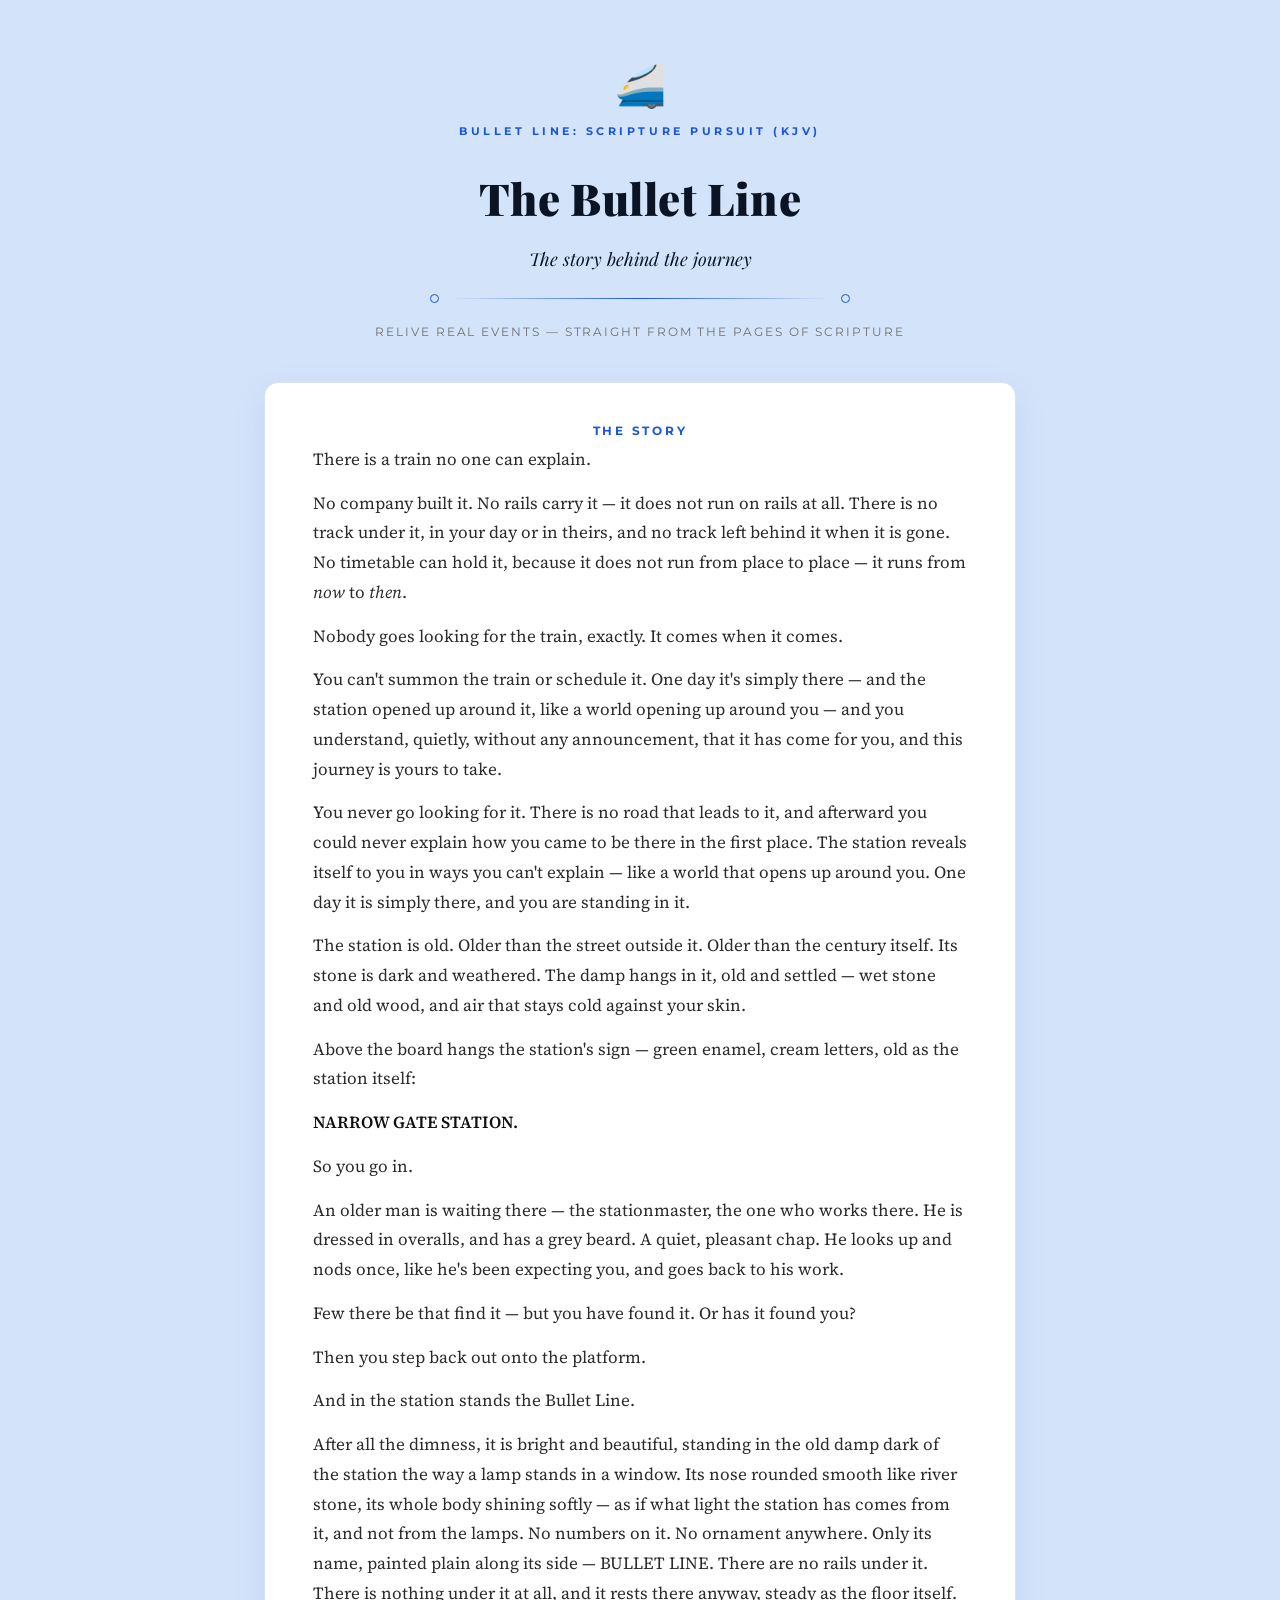
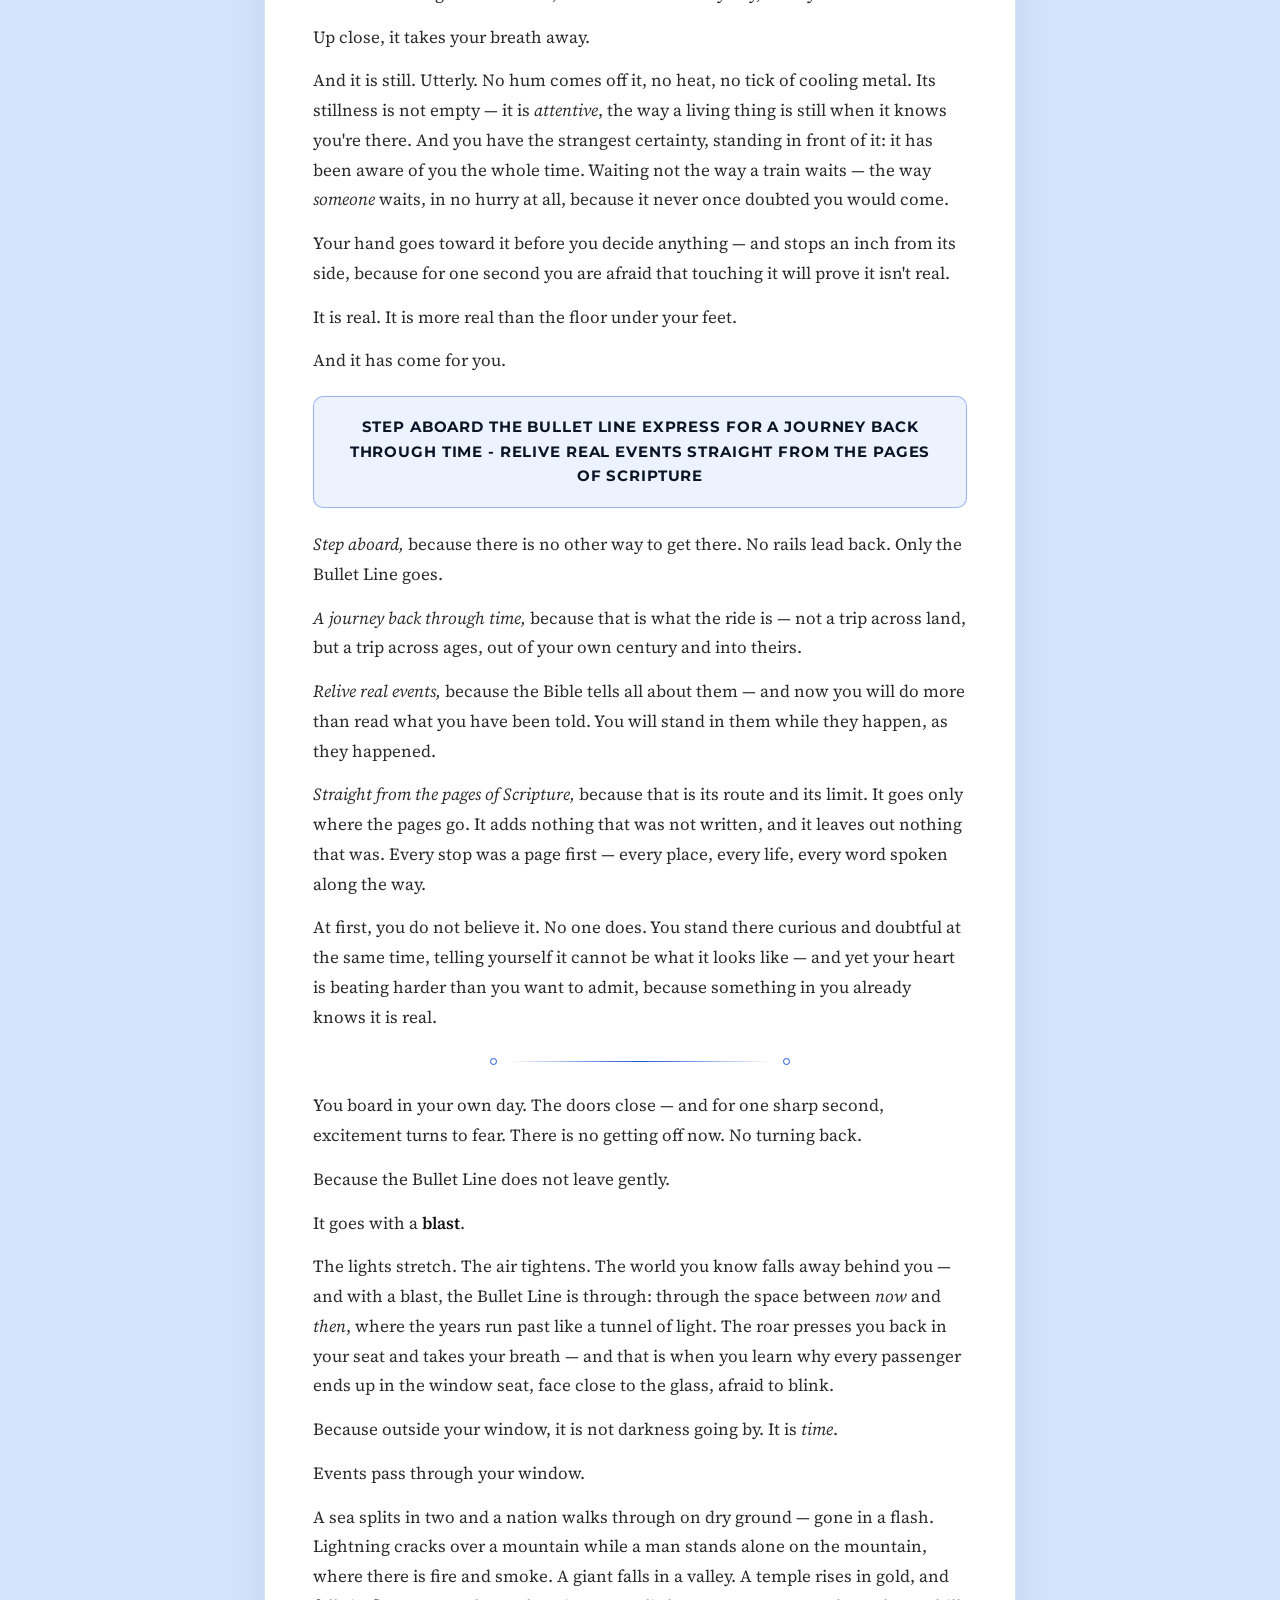
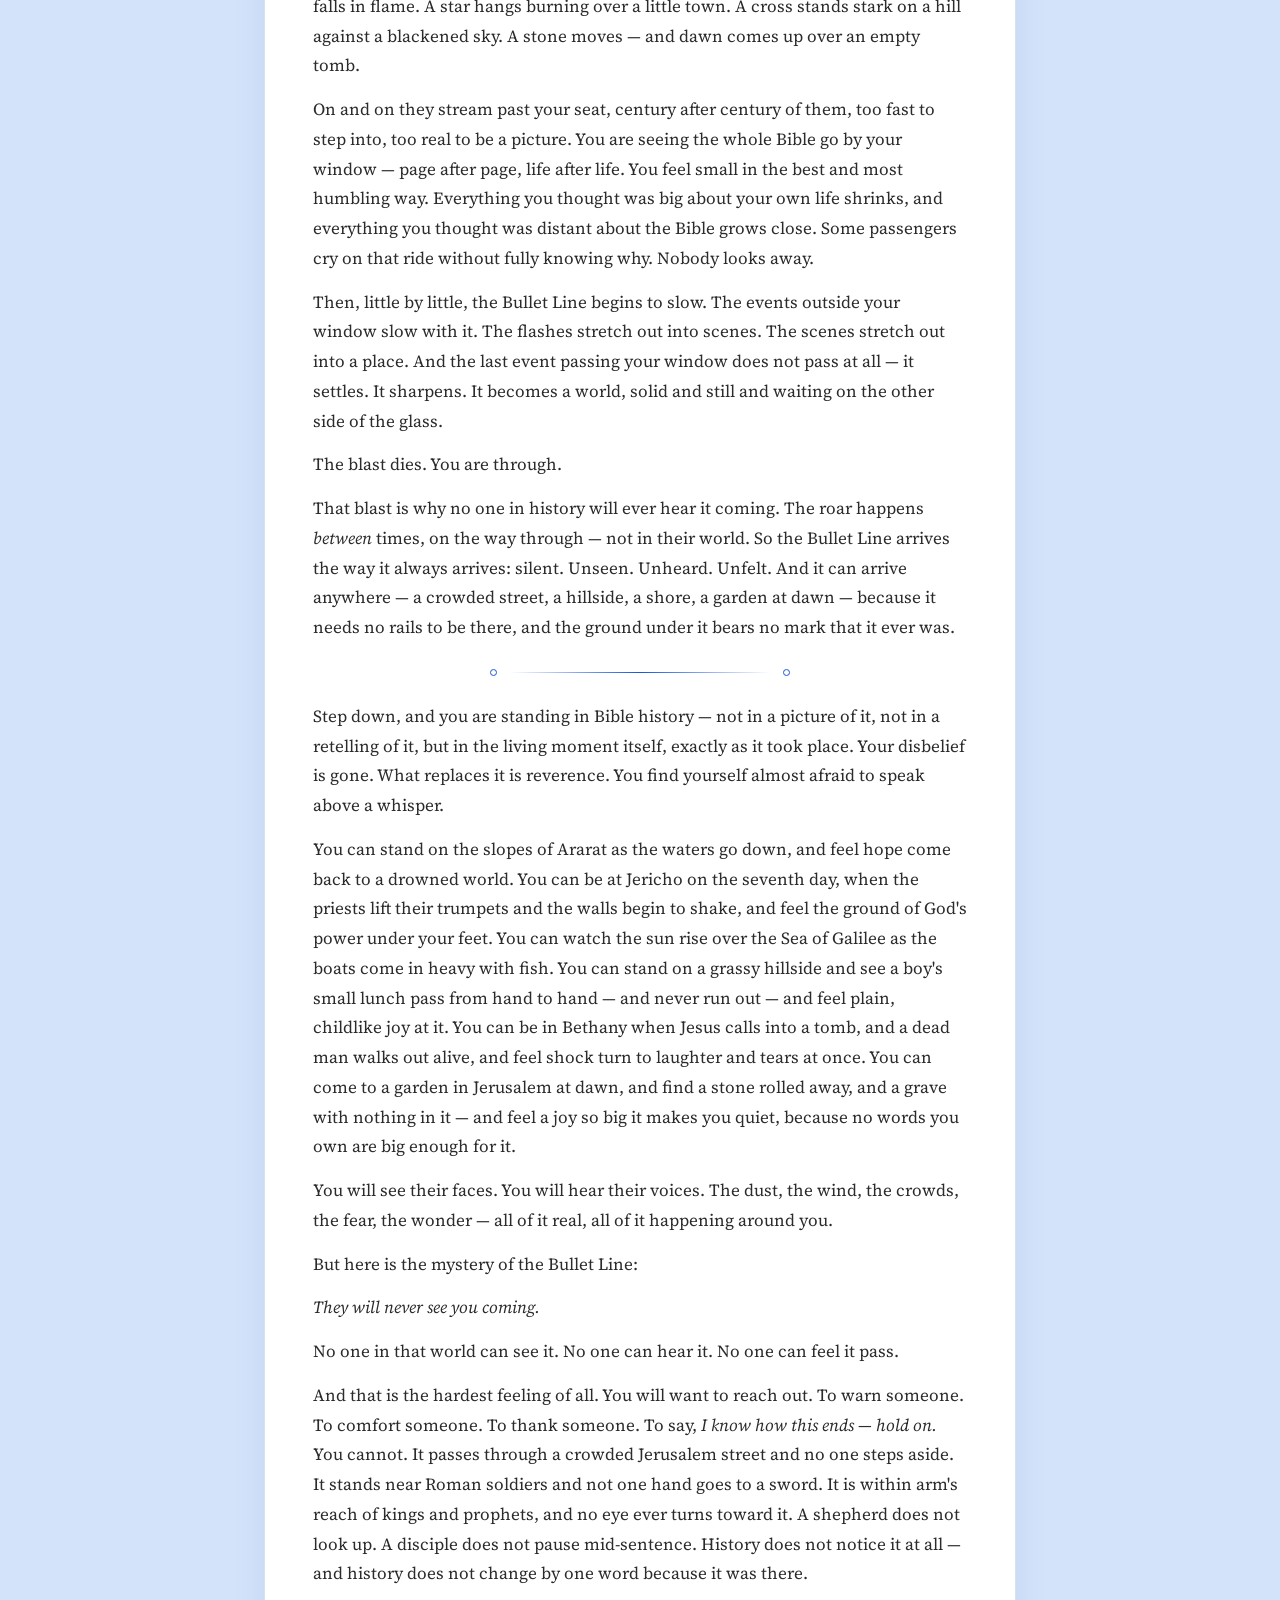
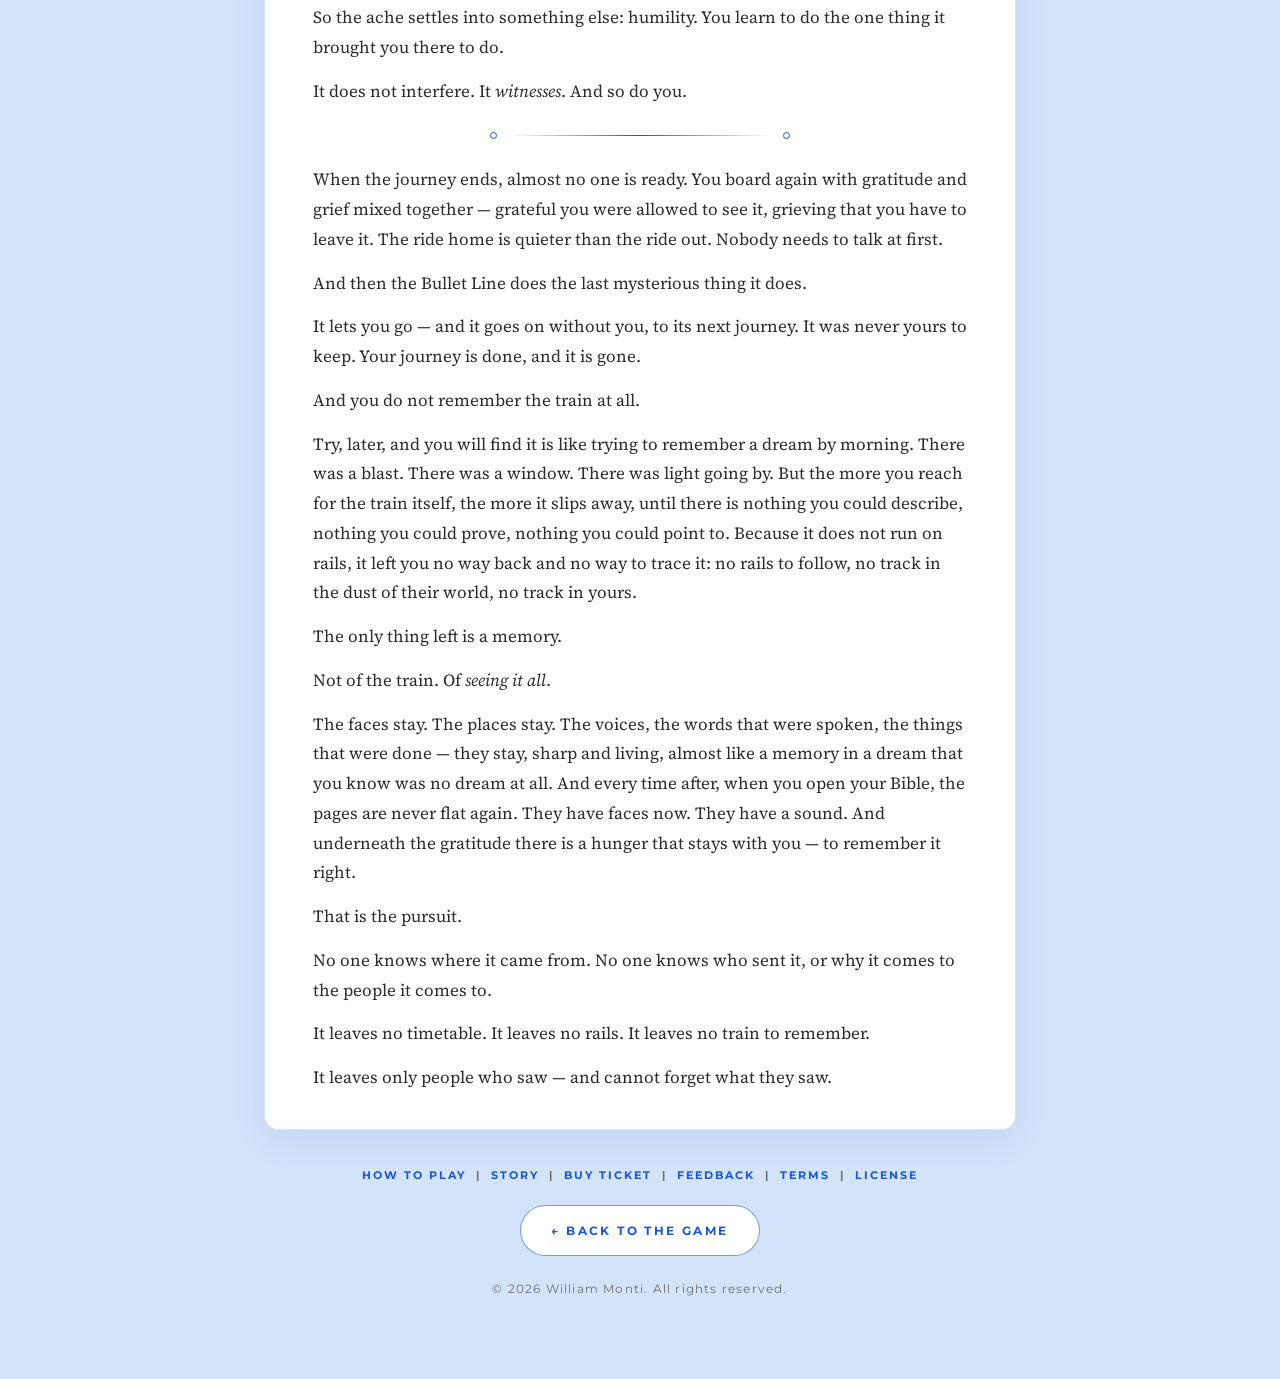
<file: story.html>
<!DOCTYPE html>
<html lang="en">
<head>
<meta charset="UTF-8">
<meta name="viewport" content="width=device-width, initial-scale=1.0">
<title>The Bullet Line — Bullet Line: Scripture Pursuit (KJV)</title>
<link rel="preconnect" href="https://fonts.googleapis.com">
<link rel="preconnect" href="https://fonts.gstatic.com" crossorigin>
<link href="https://fonts.googleapis.com/css2?family=Montserrat:wght@400;500;600;700&family=Playfair+Display:ital,wght@0,600;0,700;0,900;1,600&family=Source+Serif+4:ital,opsz,wght@0,8..60,400;0,8..60,600;1,8..60,400&display=swap" rel="stylesheet">
<style>
  :root{
    --paper:#d3e3fa; --card:#ffffff; --ink:#2b2b2b; --muted:#707070;
    --blue:#1a56db; --navy:#0a1424; --line:#d8e2f0;
  }
  *{box-sizing:border-box;}
  body{
    margin:0; color:var(--ink);
    font-family:'Source Serif 4',Georgia,'Times New Roman',serif;
    font-size:17px; line-height:1.75;
    background:var(--paper);
    min-height:100vh;
  }
  .page{max-width:800px;margin:0 auto;padding:64px 24px 80px;}

  /* ---------- document header ---------- */
  header{text-align:center;margin-bottom:40px;}
  .doc-emoji{font-size:42px;margin-bottom:16px;line-height:1;}
  .kicker{
    font-family:'Montserrat',sans-serif;
    color:var(--blue);font-size:11px;font-weight:700;letter-spacing:.32em;
    text-transform:uppercase;margin-bottom:18px;
  }
  h1{
    font-family:'Playfair Display',Georgia,serif;font-weight:900;
    color:#0a1424;font-size:clamp(30px,5vw,44px);
    letter-spacing:.01em;margin:0 0 8px;
  }
  .version{
    font-family:'Playfair Display',Georgia,serif;font-style:italic;
    color:var(--navy);font-size:18px;margin-bottom:18px;
  }
  .rule{display:flex;align-items:center;justify-content:center;margin:0 auto 18px;max-width:420px;}
  .rule .dot{flex:0 0 auto;width:9px;height:9px;border-radius:9999px;border:1px solid var(--blue);background:transparent;}
  .rule .bar{flex:1 1 auto;height:1px;background:linear-gradient(90deg,transparent,var(--blue),transparent);margin:0 12px;}
  .meta{
    font-family:'Montserrat',sans-serif;
    color:var(--muted);font-size:12px;letter-spacing:.16em;text-transform:uppercase;
  }

  /* ---------- story card ---------- */
  .card{
    background:var(--card);
    border:1px solid var(--line);border-radius:14px;
    padding:16px 48px 36px;
    box-shadow:0 10px 34px rgba(20,60,140,.08);
  }
  .preamble{
    font-family:'Montserrat',sans-serif;
    text-align:center;color:var(--blue);
    font-size:11.5px;font-weight:700;letter-spacing:.24em;text-transform:uppercase;
    padding:22px 0 4px;
  }
  p{margin:0 0 14px;}
  p:last-child{margin-bottom:0;}
  strong{font-weight:600;color:#111;}
  .ticker-quote{
    border:1px solid rgba(26,86,219,.4);border-radius:10px;
    padding:18px 22px;background:#edf3fe;
    font-family:'Montserrat',sans-serif;text-align:center;
    font-size:14.5px;font-weight:700;letter-spacing:.06em;line-height:1.7;
    color:var(--navy);
    margin:20px 0 22px;
  }
  .part-rule{display:flex;align-items:center;justify-content:center;max-width:300px;margin:26px auto;}
  .part-rule .dot{flex:0 0 auto;width:7px;height:7px;border-radius:9999px;border:1px solid var(--blue);background:transparent;}
  .part-rule .bar{flex:1 1 auto;height:1px;background:linear-gradient(90deg,transparent,var(--blue),transparent);margin:0 12px;}

  /* ---------- footer ---------- */
  footer{text-align:center;margin-top:36px;}
  .doc-links{
    font-family:'Montserrat',sans-serif;font-size:11px;font-weight:700;
    letter-spacing:.18em;text-transform:uppercase;margin-bottom:20px;
  }
  /* Two link wrappers (3 + 3): vanish as boxes except on phone (below),
     so the desktop single line is unchanged. */
  .doc-link-wrapper{display:contents;}
  .doc-links a{color:var(--blue);text-decoration:none;}
  .doc-links a:hover{text-decoration:underline;}
  .doc-links .sep{color:var(--muted);margin:0 10px;}
  .back{
    font-family:'Montserrat',sans-serif;
    display:inline-block;font-size:12px;font-weight:700;
    letter-spacing:.2em;text-transform:uppercase;text-decoration:none;
    border:1px solid rgba(26,86,219,.6);border-radius:9999px;padding:14px 30px;
    color:var(--blue);background:#fff;
    transition:border-color .2s, background .2s;
  }
  .back:hover{border-color:var(--blue);background:#edf3fe;}
  .copy{
    font-family:'Montserrat',sans-serif;
    margin-top:22px;color:var(--muted);font-size:12px;letter-spacing:.1em;
  }
  @media (max-width:640px){
    .page{padding:44px 16px 60px;}
    .card{padding:10px 24px 28px;}
    body{font-size:16px;}
    /* Phone footer links: two wrappers, 3 over 3, columns lined up
       (2026-10-16, Bill's call — replaces the 2026-10-14 grid). Each
       wrapper is a full-width row and every link takes exactly one
       third, so the columns line up. The "|" separators hide on phone
       only; desktop keeps the single line. Letter spacing tightens on
       phone only, or HOW TO PLAY cannot fit one-third of the card on
       a single line. */
    .doc-links{display:flex;flex-direction:column;gap:10px;letter-spacing:.06em;}
    .doc-link-wrapper{display:flex;gap:6px;width:100%;}
    .doc-links .doc-link-wrapper a{flex:1 1 0;min-width:0;text-align:center;}
    .doc-links .sep{display:none;}
    .doc-links a{white-space:nowrap;}
  }

  /* ---------- feedback form (same form as the game start page) ---------- */
  .modal-overlay{
    position:fixed;top:0;left:0;width:100vw;height:100vh;
    background:rgba(2,5,10,0.85);backdrop-filter:blur(8px);
    display:flex;align-items:center;justify-content:center;
    z-index:1000;animation:fbFadeIn 0.3s ease-out;padding:15px;
    box-sizing:border-box;
  }
  .feedback-modal-box{
    background:#0a1424;border:2px solid #00d2ff;border-radius:14px;
    padding:28px 24px;max-width:460px;width:100%;text-align:left;
    box-shadow:0 0 40px rgba(0,210,255,0.45);position:relative;
    font-family:'Montserrat',sans-serif;
  }
  .feedback-modal-box h3{
    font-size:1.2rem;font-weight:900;color:#00ffaa;margin:0 0 8px;
    text-transform:uppercase;letter-spacing:1px;text-align:center;
  }
  .feedback-modal-box p{
    font-size:0.85rem;color:#cfd8e3;margin:0 0 16px;
    text-align:center;line-height:1.4;
  }
  .feedback-form-group{margin-bottom:14px;display:flex;flex-direction:column;gap:6px;}
  .feedback-form-group label{
    font-size:0.78rem;font-weight:800;color:#00d2ff;
    letter-spacing:1px;text-transform:uppercase;
  }
  .feedback-form-group input,.feedback-form-group textarea{
    background:#050a12;border:1px solid #1f314d;border-radius:8px;
    padding:10px 12px;color:#e0e6ed;font-size:0.9rem;
    font-family:inherit;outline:none;transition:border-color 0.2s;
  }
  .feedback-form-group input:focus,.feedback-form-group textarea:focus{
    border-color:#00d2ff;box-shadow:0 0 8px rgba(0,210,255,0.3);
  }
  .feedback-form-group textarea{resize:vertical;min-height:100px;}
  .feedback-btn-row{display:flex;gap:10px;margin-top:18px;}
  .btn-feedback-cancel{
    flex:1;background:#132238;border:1px solid #233857;color:#cfd8e3;
    padding:11px;border-radius:8px;font-size:0.85rem;font-weight:800;
    letter-spacing:1px;text-transform:uppercase;cursor:pointer;
    transition:background 0.2s;font-family:'Montserrat',sans-serif;
  }
  .btn-feedback-cancel:hover{background:#1c314f;}
  .btn-feedback-submit{
    flex:1;background:linear-gradient(180deg,#00d2ff 0%,#0088cc 100%);
    border:none;color:#05131a;padding:11px;border-radius:8px;
    font-size:0.85rem;font-weight:900;letter-spacing:1px;
    text-transform:uppercase;cursor:pointer;
    box-shadow:0 0 15px rgba(0,210,255,0.4);
    transition:transform 0.2s,box-shadow 0.2s;font-family:'Montserrat',sans-serif;
  }
  .btn-feedback-submit:hover{transform:translateY(-2px);box-shadow:0 0 22px rgba(0,210,255,0.7);}
  @keyframes fbFadeIn{from{opacity:0;transform:scale(0.95);}to{opacity:1;transform:scale(1);}}
  .hidden{display:none !important;}
  .doc-links a.feedback-link{cursor:pointer;}

  @media print{
    body{background:#fff;}
    .page{max-width:none;padding:0;}
    .card{box-shadow:none;}
    .back,.doc-links{display:none;}
  }
</style>
  <!-- Google tag (gtag.js) -->
  <script async src="https://www.googletagmanager.com/gtag/js?id=G-0NYTRH8V3D"></script>
  <script>
    window.dataLayer = window.dataLayer || [];
    function gtag(){dataLayer.push(arguments);}
    gtag('js', new Date());
    gtag('config', 'G-0NYTRH8V3D');
  </script>
</head>
<body>
  <div class="page">
    <header>
      <div class="doc-emoji">&#128644;</div>
      <div class="kicker">Bullet Line: Scripture Pursuit (KJV)</div>
      <h1>The Bullet Line</h1>
      <div class="version">The story behind the journey</div>
      <div class="rule" aria-hidden="true">
        <span class="dot"></span><span class="bar"></span><span class="dot"></span>
      </div>
      <div class="meta">Relive Real Events &mdash; Straight from the Pages of Scripture</div>
    </header>

    <main class="card">
      <div class="preamble">The Story</div>

      <p>There is a train no one can explain.</p>
      <p>No company built it. No rails carry it — it does not run on rails at all. There is no track under it, in your day or in theirs, and no track left behind it when it is gone. No timetable can hold it, because it does not run from place to place — it runs from <em>now</em> to <em>then</em>.</p>
      <p>Nobody goes looking for the train, exactly. It comes when it comes.</p>
      <p>You can&#x27;t summon the train or schedule it. One day it&#x27;s simply there — and the station opened up around it, like a world opening up around you — and you understand, quietly, without any announcement, that it has come for you, and this journey is yours to take.</p>
      <p>You never go looking for it. There is no road that leads to it, and afterward you could never explain how you came to be there in the first place. The station reveals itself to you in ways you can&#x27;t explain — like a world that opens up around you. One day it is simply there, and you are standing in it.</p>
      <p>The station is old. Older than the street outside it. Older than the century itself. Its stone is dark and weathered. The damp hangs in it, old and settled — wet stone and old wood, and air that stays cold against your skin.</p>
      <p>Above the board hangs the station&#x27;s sign — green enamel, cream letters, old as the station itself:</p>
      <p><strong>NARROW GATE STATION.</strong></p>
      <p>So you go in.</p>
      <p>An older man is waiting there — the stationmaster, the one who works there. He is dressed in overalls, and has a grey beard. A quiet, pleasant chap. He looks up and nods once, like he&#x27;s been expecting you, and goes back to his work.</p>
      <p>Few there be that find it — but you have found it. Or has it found you?</p>
      <p>Then you step back out onto the platform.</p>
      <p>And in the station stands the Bullet Line.</p>
      <p>After all the dimness, it is bright and beautiful, standing in the old damp dark of the station the way a lamp stands in a window. Its nose rounded smooth like river stone, its whole body shining softly — as if what light the station has comes from it, and not from the lamps. No numbers on it. No ornament anywhere. Only its name, painted plain along its side — BULLET LINE. There are no rails under it. There is nothing under it at all, and it rests there anyway, steady as the floor itself.</p>
      <p>Up close, it takes your breath away.</p>
      <p>And it is still. Utterly. No hum comes off it, no heat, no tick of cooling metal. Its stillness is not empty — it is <em>attentive</em>, the way a living thing is still when it knows you&#x27;re there. And you have the strangest certainty, standing in front of it: it has been aware of you the whole time. Waiting not the way a train waits — the way <em>someone</em> waits, in no hurry at all, because it never once doubted you would come.</p>
      <p>Your hand goes toward it before you decide anything — and stops an inch from its side, because for one second you are afraid that touching it will prove it isn&#x27;t real.</p>
      <p>It is real. It is more real than the floor under your feet.</p>
      <p>And it has come for you.</p>
      <div class="ticker-quote">STEP ABOARD THE BULLET LINE EXPRESS FOR A JOURNEY BACK THROUGH TIME - RELIVE REAL EVENTS STRAIGHT FROM THE PAGES OF SCRIPTURE</div>
      <p><em>Step aboard,</em> because there is no other way to get there. No rails lead back. Only the Bullet Line goes.</p>
      <p><em>A journey back through time,</em> because that is what the ride is — not a trip across land, but a trip across ages, out of your own century and into theirs.</p>
      <p><em>Relive real events,</em> because the Bible tells all about them — and now you will do more than read what you have been told. You will stand in them while they happen, as they happened.</p>
      <p><em>Straight from the pages of Scripture,</em> because that is its route and its limit. It goes only where the pages go. It adds nothing that was not written, and it leaves out nothing that was. Every stop was a page first — every place, every life, every word spoken along the way.</p>
      <p>At first, you do not believe it. No one does. You stand there curious and doubtful at the same time, telling yourself it cannot be what it looks like — and yet your heart is beating harder than you want to admit, because something in you already knows it is real.</p>
      <div class="part-rule" aria-hidden="true"><span class="dot"></span><span class="bar"></span><span class="dot"></span></div>
      <p>You board in your own day. The doors close — and for one sharp second, excitement turns to fear. There is no getting off now. No turning back.</p>
      <p>Because the Bullet Line does not leave gently.</p>
      <p>It goes with a <strong>blast</strong>.</p>
      <p>The lights stretch. The air tightens. The world you know falls away behind you — and with a blast, the Bullet Line is through: through the space between <em>now</em> and <em>then</em>, where the years run past like a tunnel of light. The roar presses you back in your seat and takes your breath — and that is when you learn why every passenger ends up in the window seat, face close to the glass, afraid to blink.</p>
      <p>Because outside your window, it is not darkness going by. It is <em>time</em>.</p>
      <p>Events pass through your window.</p>
      <p>A sea splits in two and a nation walks through on dry ground — gone in a flash. Lightning cracks over a mountain while a man stands alone on the mountain, where there is fire and smoke. A giant falls in a valley. A temple rises in gold, and falls in flame. A star hangs burning over a little town. A cross stands stark on a hill against a blackened sky. A stone moves — and dawn comes up over an empty tomb.</p>
      <p>On and on they stream past your seat, century after century of them, too fast to step into, too real to be a picture. You are seeing the whole Bible go by your window — page after page, life after life. You feel small in the best and most humbling way. Everything you thought was big about your own life shrinks, and everything you thought was distant about the Bible grows close. Some passengers cry on that ride without fully knowing why. Nobody looks away.</p>
      <p>Then, little by little, the Bullet Line begins to slow. The events outside your window slow with it. The flashes stretch out into scenes. The scenes stretch out into a place. And the last event passing your window does not pass at all — it settles. It sharpens. It becomes a world, solid and still and waiting on the other side of the glass.</p>
      <p>The blast dies. You are through.</p>
      <p>That blast is why no one in history will ever hear it coming. The roar happens <em>between</em> times, on the way through — not in their world. So the Bullet Line arrives the way it always arrives: silent. Unseen. Unheard. Unfelt. And it can arrive anywhere — a crowded street, a hillside, a shore, a garden at dawn — because it needs no rails to be there, and the ground under it bears no mark that it ever was.</p>
      <div class="part-rule" aria-hidden="true"><span class="dot"></span><span class="bar"></span><span class="dot"></span></div>
      <p>Step down, and you are standing in Bible history — not in a picture of it, not in a retelling of it, but in the living moment itself, exactly as it took place. Your disbelief is gone. What replaces it is reverence. You find yourself almost afraid to speak above a whisper.</p>
      <p>You can stand on the slopes of Ararat as the waters go down, and feel hope come back to a drowned world. You can be at Jericho on the seventh day, when the priests lift their trumpets and the walls begin to shake, and feel the ground of God&#x27;s power under your feet. You can watch the sun rise over the Sea of Galilee as the boats come in heavy with fish. You can stand on a grassy hillside and see a boy&#x27;s small lunch pass from hand to hand — and never run out — and feel plain, childlike joy at it. You can be in Bethany when Jesus calls into a tomb, and a dead man walks out alive, and feel shock turn to laughter and tears at once. You can come to a garden in Jerusalem at dawn, and find a stone rolled away, and a grave with nothing in it — and feel a joy so big it makes you quiet, because no words you own are big enough for it.</p>
      <p>You will see their faces. You will hear their voices. The dust, the wind, the crowds, the fear, the wonder — all of it real, all of it happening around you.</p>
      <p>But here is the mystery of the Bullet Line:</p>
      <p><em>They will never see you coming.</em></p>
      <p>No one in that world can see it. No one can hear it. No one can feel it pass.</p>
      <p>And that is the hardest feeling of all. You will want to reach out. To warn someone. To comfort someone. To thank someone. To say, <em>I know how this ends — hold on.</em> You cannot. It passes through a crowded Jerusalem street and no one steps aside. It stands near Roman soldiers and not one hand goes to a sword. It is within arm&#x27;s reach of kings and prophets, and no eye ever turns toward it. A shepherd does not look up. A disciple does not pause mid-sentence. History does not notice it at all — and history does not change by one word because it was there.</p>
      <p>So the ache settles into something else: humility. You learn to do the one thing it brought you there to do.</p>
      <p>It does not interfere. It <em>witnesses</em>. And so do you.</p>
      <div class="part-rule" aria-hidden="true"><span class="dot"></span><span class="bar"></span><span class="dot"></span></div>
      <p>When the journey ends, almost no one is ready. You board again with gratitude and grief mixed together — grateful you were allowed to see it, grieving that you have to leave it. The ride home is quieter than the ride out. Nobody needs to talk at first.</p>
      <p>And then the Bullet Line does the last mysterious thing it does.</p>
      <p>It lets you go — and it goes on without you, to its next journey. It was never yours to keep. Your journey is done, and it is gone.</p>
      <p>And you do not remember the train at all.</p>
      <p>Try, later, and you will find it is like trying to remember a dream by morning. There was a blast. There was a window. There was light going by. But the more you reach for the train itself, the more it slips away, until there is nothing you could describe, nothing you could prove, nothing you could point to. Because it does not run on rails, it left you no way back and no way to trace it: no rails to follow, no track in the dust of their world, no track in yours.</p>
      <p>The only thing left is a memory.</p>
      <p>Not of the train. Of <em>seeing it all</em>.</p>
      <p>The faces stay. The places stay. The voices, the words that were spoken, the things that were done — they stay, sharp and living, almost like a memory in a dream that you know was no dream at all. And every time after, when you open your Bible, the pages are never flat again. They have faces now. They have a sound. And underneath the gratitude there is a hunger that stays with you — to remember it right.</p>
      <p>That is the pursuit.</p>
      <p>No one knows where it came from. No one knows who sent it, or why it comes to the people it comes to.</p>
      <p>It leaves no timetable. It leaves no rails. It leaves no train to remember.</p>
      <p>It leaves only people who saw — and cannot forget what they saw.</p>
    </main>

    <footer>
      <nav class="doc-links">
        <span class="doc-link-wrapper"><a href="readme.html">HOW TO PLAY</a><span class="sep">|</span><a href="#">STORY</a><span class="sep">|</span><a href="store.html">BUY TICKET</a></span><span class="sep">|</span><span class="doc-link-wrapper"><a href="#" class="feedback-link" onclick="openFeedbackModal();return false;">FEEDBACK</a><span class="sep">|</span><a href="terms.html">TERMS</a><span class="sep">|</span><a href="license.html">LICENSE</a></span>
      </nav>
      <a class="back" href="index.html" onclick="window.close();setTimeout(function(){window.location.href='index.html';},300);return false;">&larr; Back to the Game</a>
      <p class="copy">&copy; 2026 William Monti. All rights reserved.</p>
    </footer>
  </div>

  <!-- Feedback form: the same form as the game start page (index.html) -->
  <div id="feedback-modal" class="modal-overlay hidden">
    <div class="feedback-modal-box">
      <h3>💬 Send Feedback</h3>
      <p>Have questions, comments, or suggestions about the game? Send a message directly to billpmonti@gmail.com!</p>

      <form id="feedback-form" onsubmit="submitFeedbackAjax(event)">
        <input type="hidden" name="_subject" value="New Scripture Pursuit Feedback!">
        <input type="hidden" name="_captcha" value="false">
        <input type="hidden" name="_template" value="box">

        <div class="feedback-form-group">
          <label for="fb-name">Your Name</label>
          <input type="text" id="fb-name" name="name" placeholder="Enter your name" required>
        </div>

        <div class="feedback-form-group">
          <label for="fb-email">Your Email</label>
          <input type="email" id="fb-email" name="email" placeholder="your.email@example.com" required>
        </div>

        <div class="feedback-form-group">
          <label for="fb-message">Message / Feedback</label>
          <textarea id="fb-message" name="message" placeholder="Type your feedback here..." required></textarea>
        </div>

        <div class="feedback-btn-row">
          <button type="button" class="btn-feedback-cancel" onclick="closeFeedbackModal()">Cancel</button>
          <button type="submit" id="fb-submit-btn" class="btn-feedback-submit">Send Email</button>
        </div>
      </form>
    </div>
  </div>

  <script>
    // Feedback form — same behavior as the game start page (index.html).
    // This page has no game audio, so there is nothing to pause while it is open.
    function openFeedbackModal() {
      document.getElementById('feedback-modal').classList.remove('hidden');
    }
    function closeFeedbackModal() {
      document.getElementById('feedback-modal').classList.add('hidden');
    }
    function submitFeedbackAjax(event) {
      event.preventDefault();
      const form = document.getElementById('feedback-form');
      const submitBtn = document.getElementById('fb-submit-btn');
      submitBtn.textContent = "Sending...";
      submitBtn.disabled = true;

      const formData = new FormData(form);

      fetch("https://formsubmit.co/ajax/billpmonti@gmail.com", {
        method: "POST",
        body: formData
      })
      .then(response => response.json())
      .then(data => {
        alert("Thank you! Your feedback has been successfully sent.");
        form.reset();
        submitBtn.textContent = "Send Email";
        submitBtn.disabled = false;
        closeFeedbackModal();
      })
      .catch(error => {
        const msg = document.getElementById('fb-message').value;
        window.location.href = `mailto:billpmonti@gmail.com?subject=Feedback&body=${encodeURIComponent(msg)}`;
        submitBtn.textContent = "Send Email";
        submitBtn.disabled = false;
        closeFeedbackModal();
      });
    }
  </script>
</body>
</html>
</file>
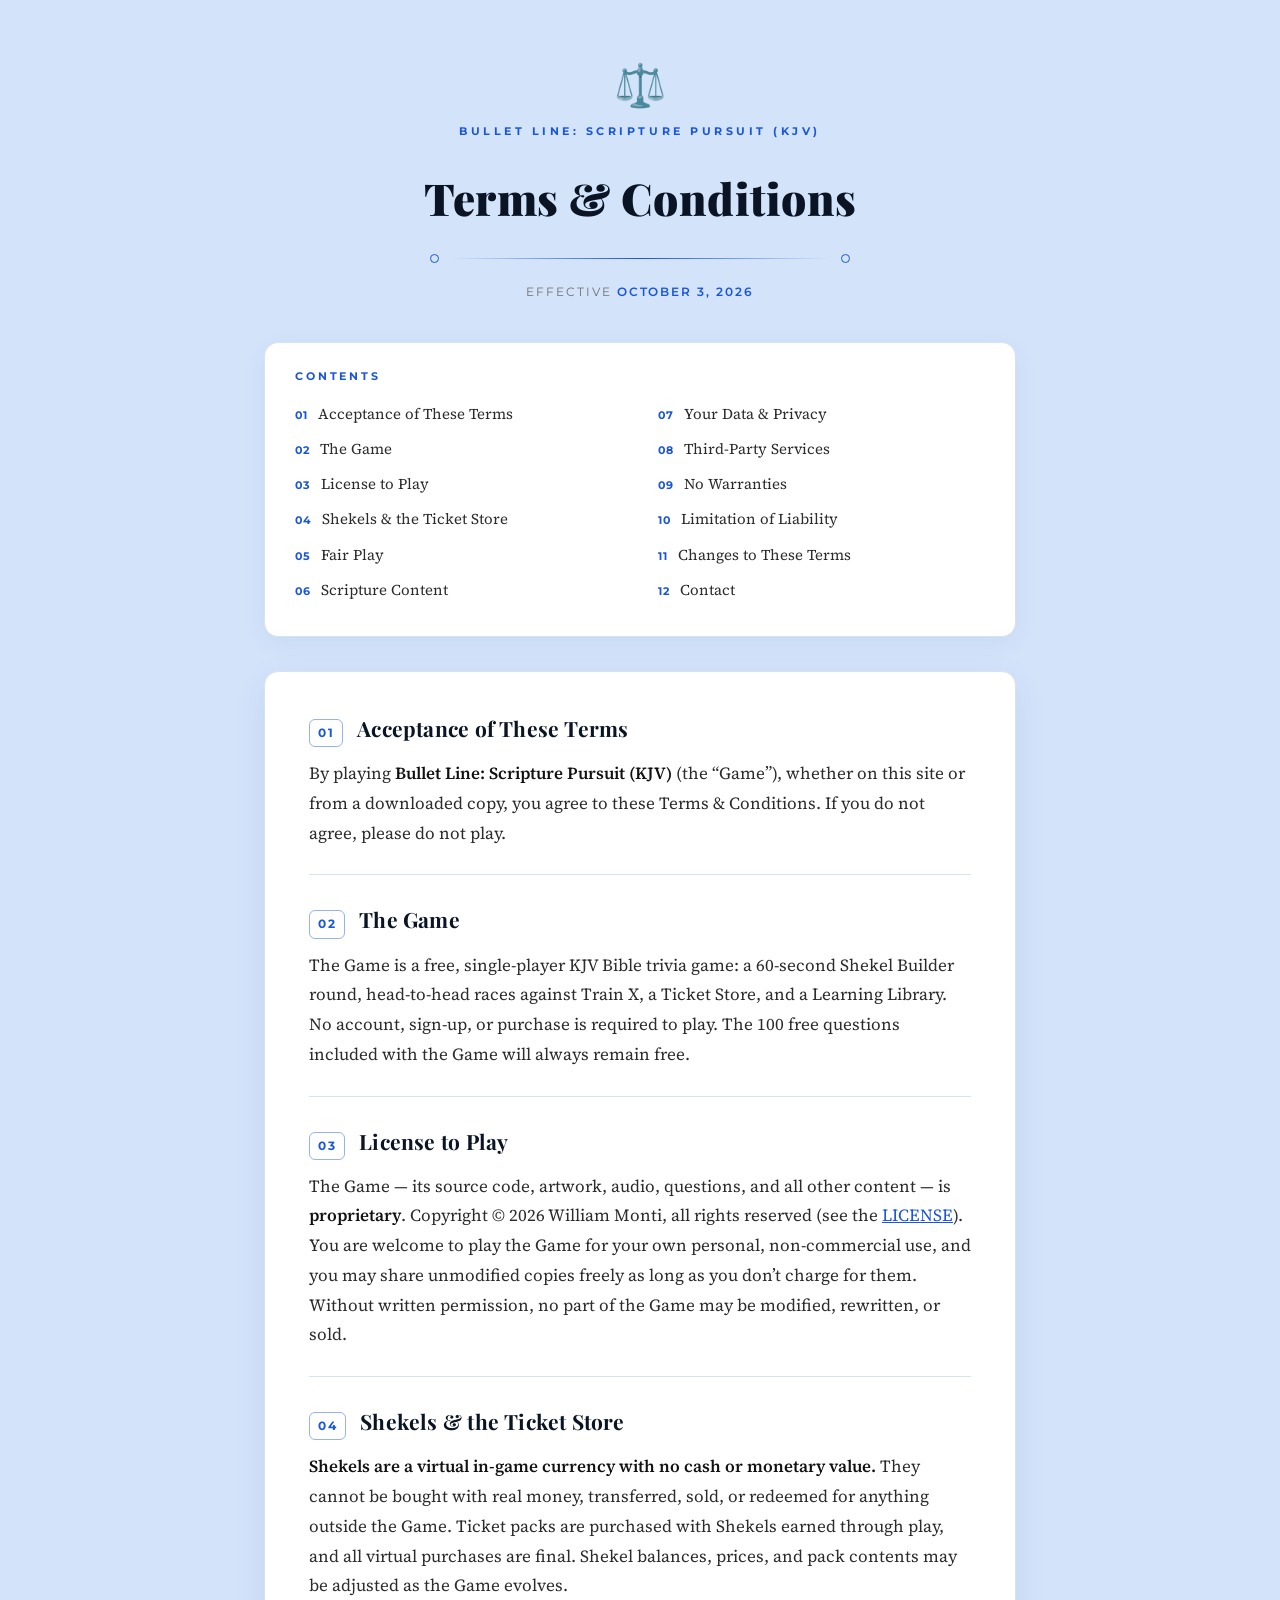
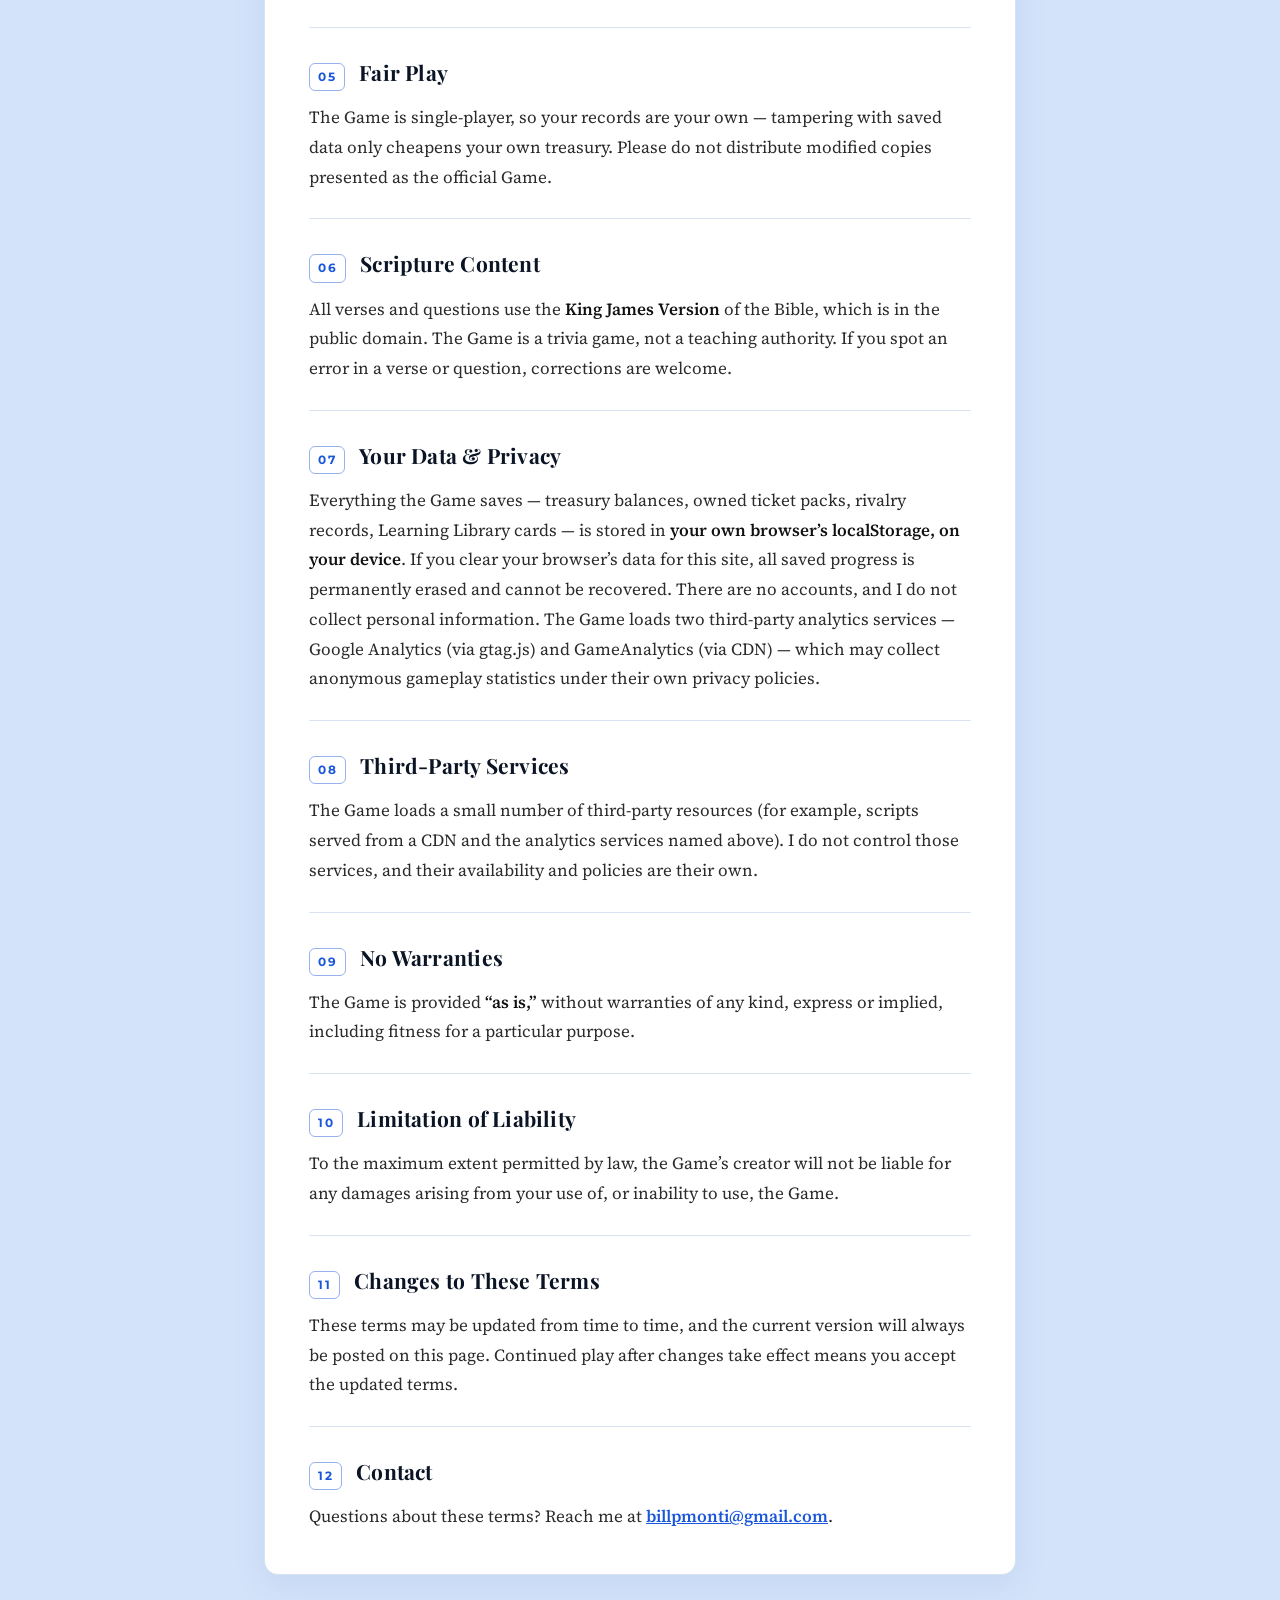
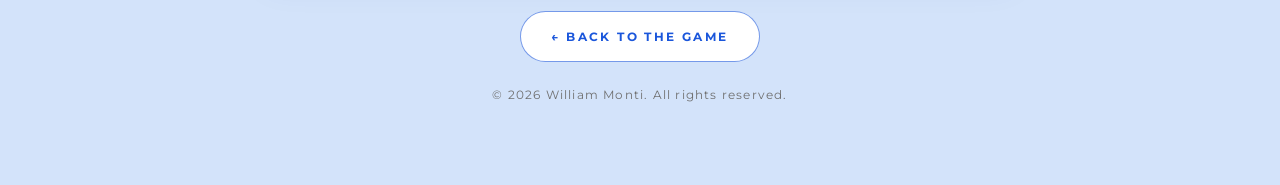
<file: terms.html>
<!DOCTYPE html>
<html lang="en">
<head>
<meta charset="UTF-8">
<meta name="viewport" content="width=device-width, initial-scale=1.0">
<title>Terms &amp; Conditions — Bullet Line: Scripture Pursuit (KJV)</title>
<link rel="preconnect" href="https://fonts.googleapis.com">
<link rel="preconnect" href="https://fonts.gstatic.com" crossorigin>
<link href="https://fonts.googleapis.com/css2?family=Montserrat:wght@400;500;600;700&family=Playfair+Display:ital,wght@0,600;0,700;0,900;1,600&family=Source+Serif+4:ital,opsz,wght@0,8..60,400;0,8..60,600;1,8..60,400&display=swap" rel="stylesheet">
<style>
  :root{
    --paper:#d3e3fa; --card:#ffffff; --ink:#2b2b2b; --muted:#707070;
    --blue:#1a56db; --navy:#0a1424; --line:#d8e2f0;
  }
  *{box-sizing:border-box;}
  html{scroll-behavior:smooth;}
  body{
    margin:0; color:var(--ink);
    font-family:'Source Serif 4',Georgia,'Times New Roman',serif;
    font-size:17px; line-height:1.75;
    background:var(--paper);
    min-height:100vh;
  }
  .page{max-width:800px;margin:0 auto;padding:64px 24px 80px;}

  /* ---------- document header ---------- */
  header{text-align:center;margin-bottom:40px;}
  .doc-emoji{font-size:42px;margin-bottom:16px;line-height:1;}
  .kicker{
    font-family:'Montserrat',sans-serif;
    color:var(--blue);font-size:11px;font-weight:700;letter-spacing:.32em;
    text-transform:uppercase;margin-bottom:18px;
  }
  h1{
    font-family:'Playfair Display',Georgia,serif;font-weight:900;
    color:#0a1424;font-size:clamp(30px,5vw,44px);
    letter-spacing:.01em;margin:0 0 18px;
  }
  .rule{display:flex;align-items:center;justify-content:center;margin:0 auto 18px;max-width:420px;}
  .rule .dot{flex:0 0 auto;width:9px;height:9px;border-radius:9999px;border:1px solid var(--blue);background:transparent;}
  .rule .bar{flex:1 1 auto;height:1px;background:linear-gradient(90deg,transparent,var(--blue),transparent);margin:0 12px;}
  .meta{
    font-family:'Montserrat',sans-serif;
    color:var(--muted);font-size:12px;letter-spacing:.16em;text-transform:uppercase;
  }
  .meta strong{color:var(--blue);font-weight:600;}

  /* ---------- table of contents ---------- */
  .toc{
    background:var(--card);border:1px solid var(--line);border-radius:14px;
    padding:24px 30px;margin-bottom:34px;
    box-shadow:0 6px 24px rgba(20,60,140,.06);
  }
  .toc-label{
    font-family:'Montserrat',sans-serif;
    color:var(--blue);font-size:11px;font-weight:700;letter-spacing:.26em;
    text-transform:uppercase;margin-bottom:14px;
  }
  .toc ol{list-style:none;margin:0;padding:0;columns:2;column-gap:36px;}
  .toc li{margin-bottom:9px;break-inside:avoid;}
  .toc a{
    color:var(--ink);text-decoration:none;font-size:15px;
    display:flex;align-items:baseline;gap:10px;
  }
  .toc a:hover{color:var(--blue);}
  .toc a:hover .t{text-decoration:underline;text-underline-offset:3px;}
  .toc .n{
    font-family:'Montserrat',sans-serif;
    color:var(--blue);font-size:11px;font-weight:700;letter-spacing:.08em;flex:0 0 auto;
  }

  /* ---------- body card ---------- */
  .card{
    background:var(--card);
    border:1px solid var(--line);border-radius:14px;
    padding:12px 44px 34px;
    box-shadow:0 10px 34px rgba(20,60,140,.08);
  }
  section{padding:26px 0;border-bottom:1px solid var(--line);}
  section:last-child{border-bottom:none;padding-bottom:8px;}
  h2{
    font-family:'Playfair Display',Georgia,serif;font-weight:700;
    color:#0a1424;font-size:21px;letter-spacing:.01em;
    margin:0 0 12px;display:flex;align-items:baseline;gap:14px;
  }
  h2 .num{
    font-family:'Montserrat',sans-serif;color:var(--blue);
    font-size:11.5px;font-weight:700;letter-spacing:.14em;flex:0 0 auto;
    border:1px solid rgba(26,86,219,.45);border-radius:6px;padding:3px 8px;
  }
  p{margin:0 0 12px;}
  p:last-child{margin-bottom:0;}
  strong{color:#111;font-weight:600;}
  a{color:var(--blue);}

  /* ---------- footer ---------- */
  footer{text-align:center;margin-top:36px;}
  .back{
    font-family:'Montserrat',sans-serif;
    display:inline-block;font-size:12px;font-weight:700;
    letter-spacing:.2em;text-transform:uppercase;text-decoration:none;
    border:1px solid rgba(26,86,219,.6);border-radius:9999px;padding:14px 30px;
    color:var(--blue);background:#fff;
    transition:border-color .2s, background .2s;
  }
  .back:hover{border-color:var(--blue);background:#edf3fe;}
  .copy{
    font-family:'Montserrat',sans-serif;
    margin-top:22px;color:var(--muted);font-size:12px;letter-spacing:.1em;
  }
  @media (max-width:640px){
    .page{padding:44px 16px 60px;}
    .toc ol{columns:1;}
    .card{padding:8px 24px 26px;}
    h2{font-size:19px;}
    body{font-size:16px;}
  }

  @media print{
    body{background:#fff;}
    .page{max-width:none;padding:0;}
    .card,.toc{box-shadow:none;}
    .back{display:none;}
  }
</style>
  <!-- Google tag (gtag.js) -->
  <script async src="https://www.googletagmanager.com/gtag/js?id=G-0NYTRH8V3D"></script>
  <script>
    window.dataLayer = window.dataLayer || [];
    function gtag(){dataLayer.push(arguments);}
    gtag('js', new Date());
    gtag('config', 'G-0NYTRH8V3D');
  </script>
</head>
<body>
  <div class="page">
    <header>
      <div class="doc-emoji">&#9878;&#65039;</div>
      <div class="kicker">Bullet Line: Scripture Pursuit (KJV)</div>
      <h1>Terms &amp; Conditions</h1>
      <div class="rule" aria-hidden="true">
        <span class="dot"></span><span class="bar"></span><span class="dot"></span>
      </div>
      <div class="meta">Effective <strong>October 3, 2026</strong></div>
    </header>

    <nav class="toc" aria-label="Table of contents">
      <div class="toc-label">Contents</div>
      <ol>
        <li><a href="#s1"><span class="n">01</span><span class="t">Acceptance of These Terms</span></a></li>
        <li><a href="#s2"><span class="n">02</span><span class="t">The Game</span></a></li>
        <li><a href="#s3"><span class="n">03</span><span class="t">License to Play</span></a></li>
        <li><a href="#s4"><span class="n">04</span><span class="t">Shekels &amp; the Ticket Store</span></a></li>
        <li><a href="#s5"><span class="n">05</span><span class="t">Fair Play</span></a></li>
        <li><a href="#s6"><span class="n">06</span><span class="t">Scripture Content</span></a></li>
        <li><a href="#s7"><span class="n">07</span><span class="t">Your Data &amp; Privacy</span></a></li>
        <li><a href="#s8"><span class="n">08</span><span class="t">Third-Party Services</span></a></li>
        <li><a href="#s9"><span class="n">09</span><span class="t">No Warranties</span></a></li>
        <li><a href="#s10"><span class="n">10</span><span class="t">Limitation of Liability</span></a></li>
        <li><a href="#s11"><span class="n">11</span><span class="t">Changes to These Terms</span></a></li>
        <li><a href="#s12"><span class="n">12</span><span class="t">Contact</span></a></li>
      </ol>
    </nav>

    <main class="card">
      <section id="s1">
        <h2><span class="num">01</span>Acceptance of These Terms</h2>
        <p>By playing <strong>Bullet Line: Scripture Pursuit (KJV)</strong> (the &ldquo;Game&rdquo;), whether on this site or from a downloaded copy, you agree to these Terms &amp; Conditions. If you do not agree, please do not play.</p>
      </section>

      <section id="s2">
        <h2><span class="num">02</span>The Game</h2>
        <p>The Game is a free, single-player KJV Bible trivia game: a 60-second Shekel Builder round, head-to-head races against Train X, a Ticket Store, and a Learning Library. No account, sign-up, or purchase is required to play. The 100 free questions included with the Game will always remain free.</p>
      </section>

      <section id="s3">
        <h2><span class="num">03</span>License to Play</h2>
        <p>The Game &mdash; its source code, artwork, audio, questions, and all other content &mdash; is <strong>proprietary</strong>. Copyright &copy; 2026 William Monti, all rights reserved (see the <a href="license.html">LICENSE</a>). You are welcome to play the Game for your own personal, non-commercial use, and you may share unmodified copies freely as long as you don&rsquo;t charge for them. Without written permission, no part of the Game may be modified, rewritten, or sold.</p>
      </section>

      <section id="s4">
        <h2><span class="num">04</span>Shekels &amp; the Ticket Store</h2>
        <p><strong>Shekels are a virtual in-game currency with no cash or monetary value.</strong> They cannot be bought with real money, transferred, sold, or redeemed for anything outside the Game. Ticket packs are purchased with Shekels earned through play, and all virtual purchases are final. Shekel balances, prices, and pack contents may be adjusted as the Game evolves.</p>
      </section>

      <section id="s5">
        <h2><span class="num">05</span>Fair Play</h2>
        <p>The Game is single-player, so your records are your own &mdash; tampering with saved data only cheapens your own treasury. Please do not distribute modified copies presented as the official Game.</p>
      </section>

      <section id="s6">
        <h2><span class="num">06</span>Scripture Content</h2>
        <p>All verses and questions use the <strong>King James Version</strong> of the Bible, which is in the public domain. The Game is a trivia game, not a teaching authority. If you spot an error in a verse or question, corrections are welcome.</p>
      </section>

      <section id="s7">
        <h2><span class="num">07</span>Your Data &amp; Privacy</h2>
        <p>Everything the Game saves &mdash; treasury balances, owned ticket packs, rivalry records, Learning Library cards &mdash; is stored in <strong>your own browser&rsquo;s localStorage, on your device</strong>. If you clear your browser&rsquo;s data for this site, all saved progress is permanently erased and cannot be recovered. There are no accounts, and I do not collect personal information. The Game loads two third-party analytics services &mdash; Google Analytics (via gtag.js) and GameAnalytics (via CDN) &mdash; which may collect anonymous gameplay statistics under their own privacy policies.</p>
      </section>

      <section id="s8">
        <h2><span class="num">08</span>Third-Party Services</h2>
        <p>The Game loads a small number of third-party resources (for example, scripts served from a CDN and the analytics services named above). I do not control those services, and their availability and policies are their own.</p>
      </section>

      <section id="s9">
        <h2><span class="num">09</span>No Warranties</h2>
        <p>The Game is provided <strong>&ldquo;as is,&rdquo;</strong> without warranties of any kind, express or implied, including fitness for a particular purpose.</p>
      </section>

      <section id="s10">
        <h2><span class="num">10</span>Limitation of Liability</h2>
        <p>To the maximum extent permitted by law, the Game&rsquo;s creator will not be liable for any damages arising from your use of, or inability to use, the Game.</p>
      </section>

      <section id="s11">
        <h2><span class="num">11</span>Changes to These Terms</h2>
        <p>These terms may be updated from time to time, and the current version will always be posted on this page. Continued play after changes take effect means you accept the updated terms.</p>
      </section>

      <section id="s12">
        <h2><span class="num">12</span>Contact</h2>
        <p>Questions about these terms? Reach me at <strong><a href="mailto:billpmonti@gmail.com">billpmonti@gmail.com</a></strong>.</p>
      </section>
    </main>

    <footer>
      <a class="back" href="index.html" onclick="window.close();setTimeout(function(){window.location.href='index.html';},300);return false;">&larr; Back to the Game</a>
      <p class="copy">&copy; 2026 William Monti. All rights reserved.</p>
    </footer>
  </div>
</body>
</html>
</file>
